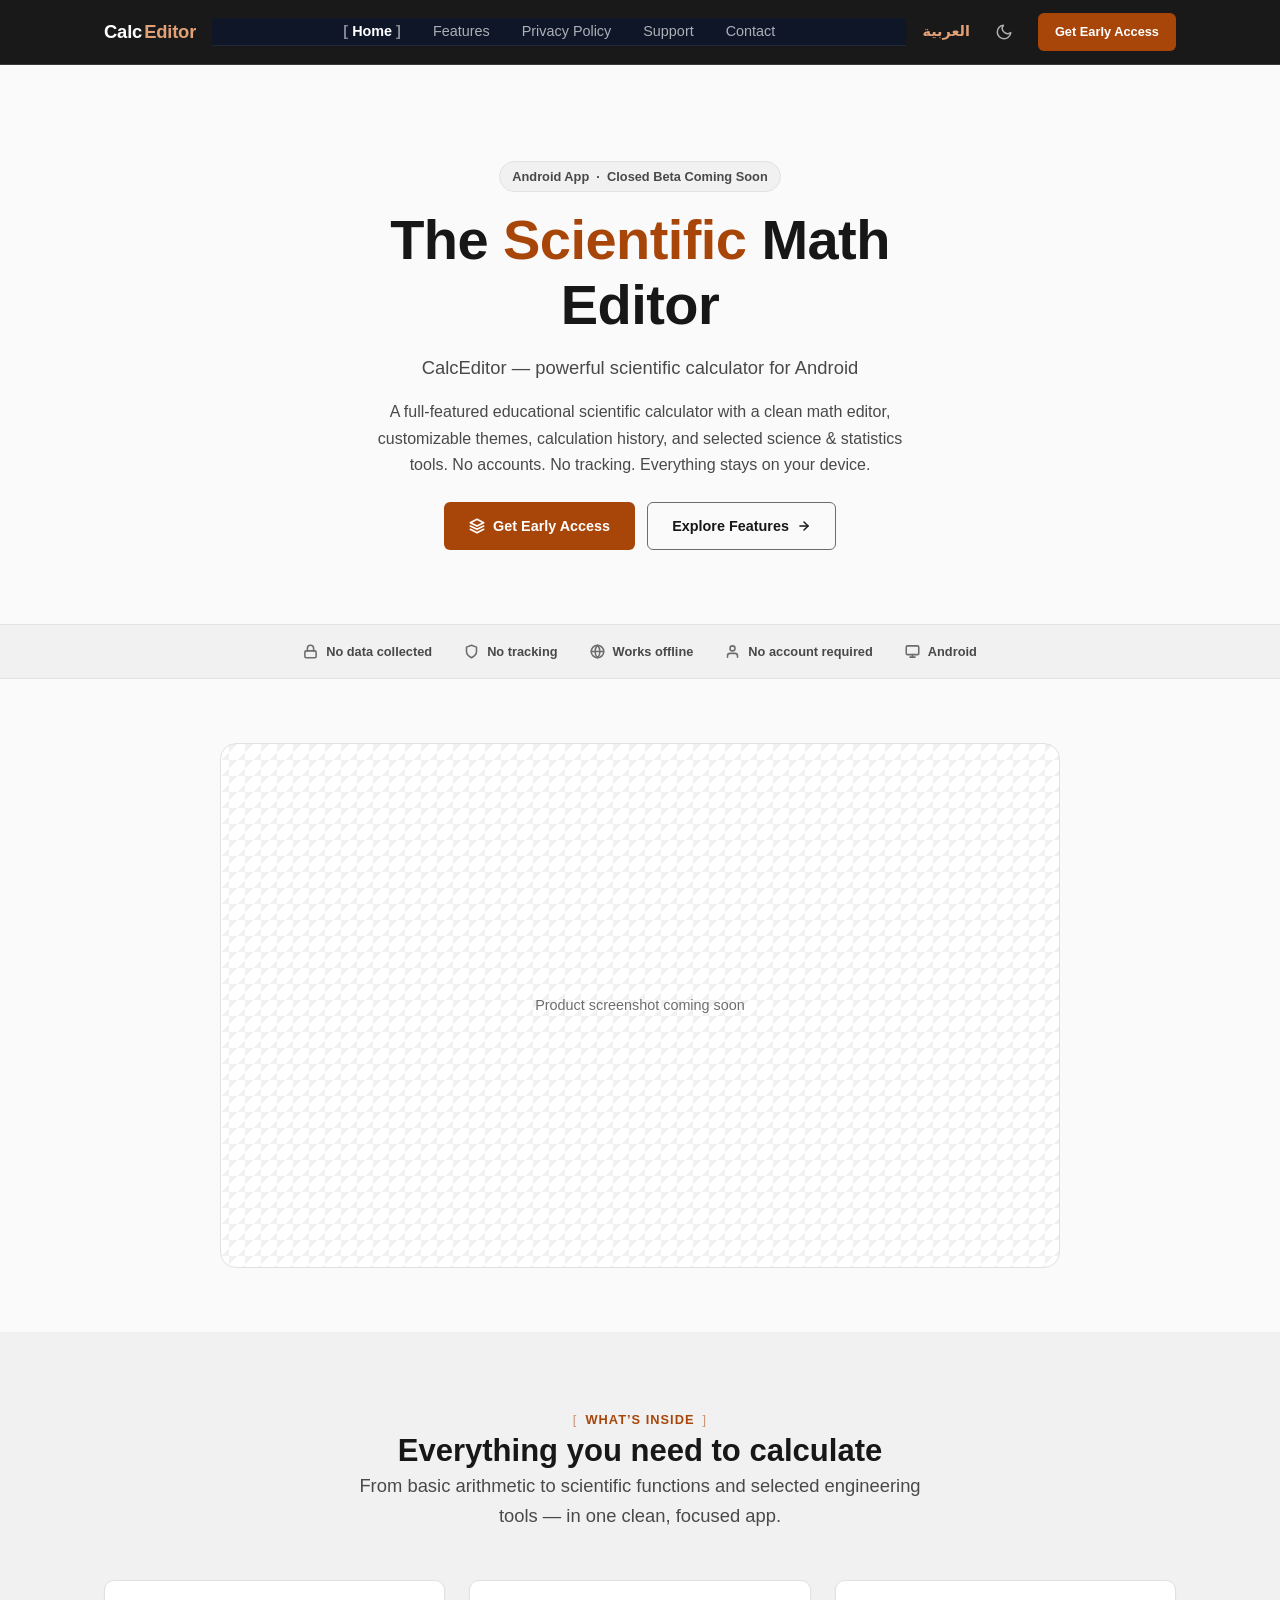
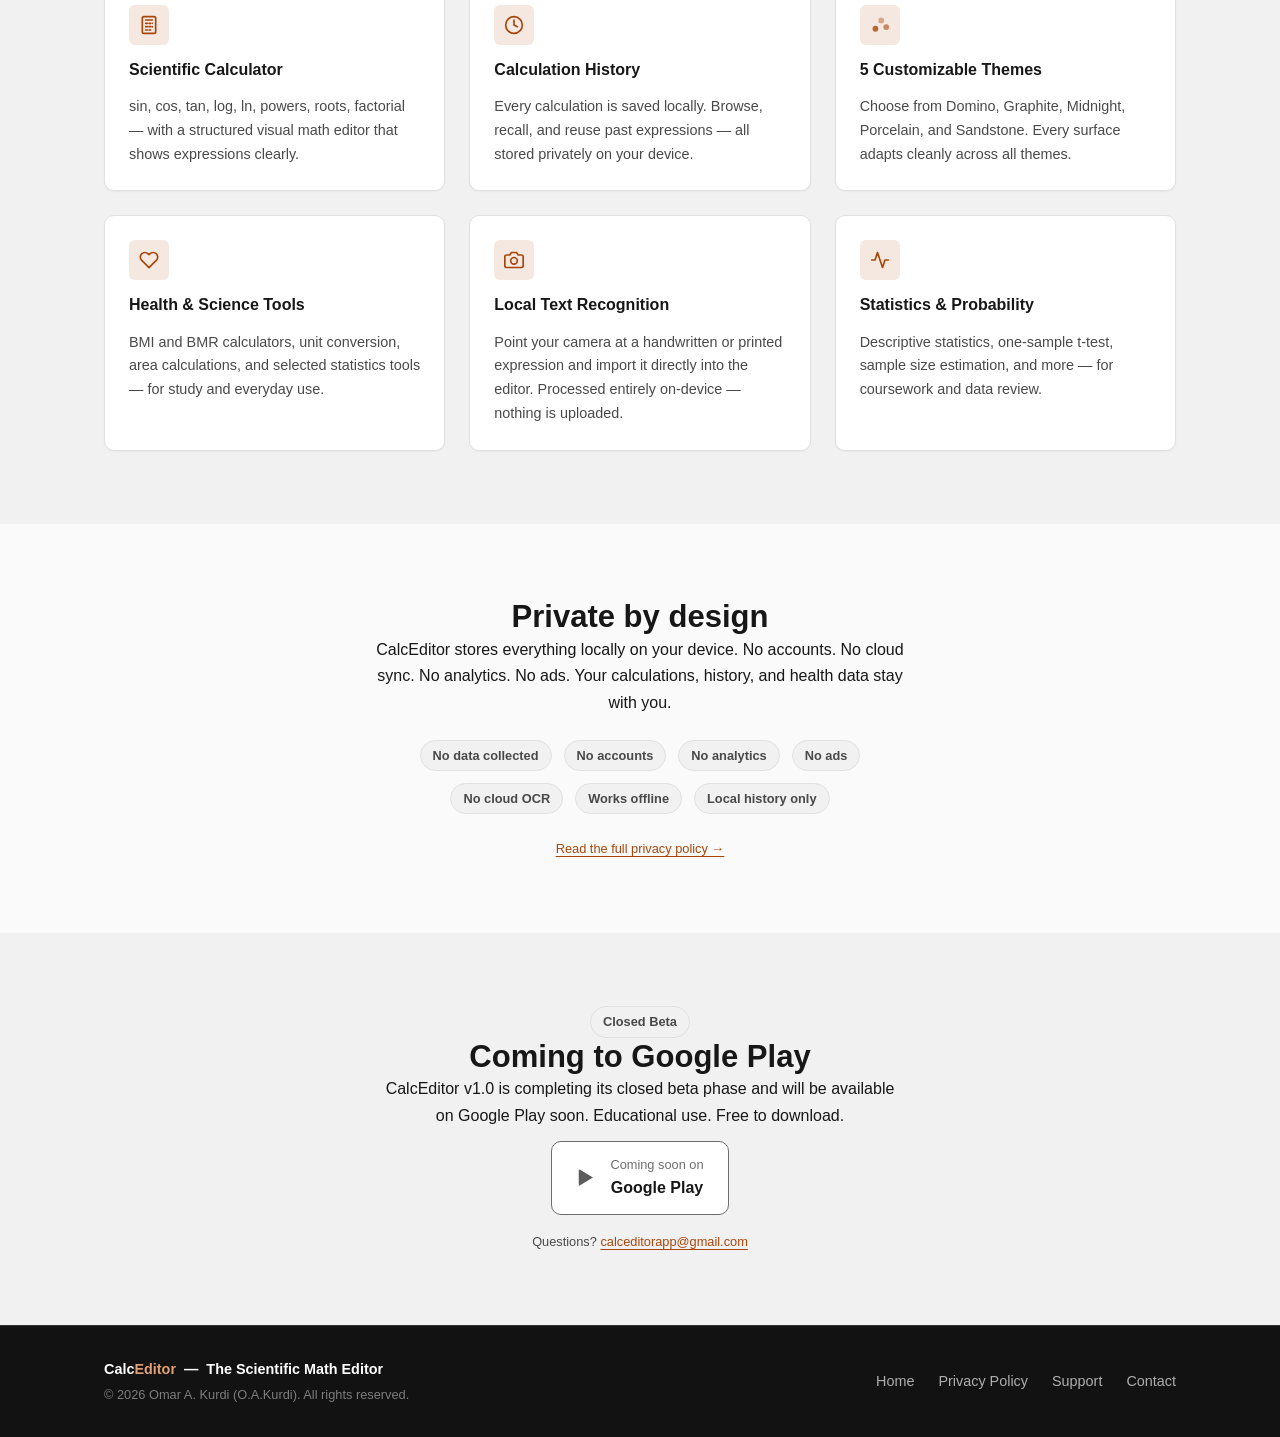
<file: index.html>
<!DOCTYPE html>
<html lang="en" data-site-lang="en" data-site-page="home" data-site-root=".">
<head>
  <meta charset="UTF-8">
  <meta name="viewport" content="width=device-width, initial-scale=1.0">
  <title>CalcEditor — The Scientific Math Editor</title>
  <meta name="description" content="CalcEditor is an educational scientific calculator for Android. Local-only. No tracking. No accounts.">
  <meta name="robots" content="index, follow">
  <script src="assets/site.js?v=s007" charset="UTF-8"></script>
  <link rel="stylesheet" href="assets/site.css?v=1691b">
  <link rel="stylesheet" href="assets/css/site-design-system.css?v=s007c">
  <link rel="stylesheet" href="assets/css/site-shell.css?v=s007c">
  <link rel="stylesheet" href="assets/css/site-home.css?v=s007c">
</head>
<body class="cx-shell">

<a href="#main-content" class="cx-skip-link">Skip to main content</a>

<!-- Site shell: shared header/nav (rendered by assets/site.js) -->
<header id="site-header"></header>

<main id="main-content">

<!-- ── Hero ───────────────────────────────────────────────── -->
<section class="cx-section home-hero">
  <div class="cx-container home-hero__inner">
    <p class="cx-badge">Android App &nbsp;·&nbsp; Closed Beta Coming Soon</p>

    <h1 class="cx-display home-hero__heading">The <span class="home-accent-word">Scientific</span> Math Editor</h1>

    <p class="cx-lead home-hero__tagline">CalcEditor — powerful scientific calculator for Android</p>

    <p class="cx-body home-hero__desc">
      A full-featured educational scientific calculator with a clean math editor,
      customizable themes, calculation history, and selected science &amp; statistics tools.
      No accounts. No tracking. Everything stays on your device.
    </p>

    <div class="cx-inline home-hero__actions">
      <a href="#beta-modal" class="cx-btn cx-btn--primary">
        <svg width="16" height="16" viewBox="0 0 24 24" fill="none" stroke="currentColor" stroke-width="2.5" stroke-linecap="round" stroke-linejoin="round" aria-hidden="true"><path d="M12 2L2 7l10 5 10-5-10-5z"/><path d="M2 17l10 5 10-5"/><path d="M2 12l10 5 10-5"/></svg>
        Get Early Access
      </a>
      <a href="#features" class="cx-btn cx-btn--secondary">
        Explore Features
        <svg width="14" height="14" viewBox="0 0 24 24" fill="none" stroke="currentColor" stroke-width="2.5" stroke-linecap="round" stroke-linejoin="round" aria-hidden="true"><path d="M5 12h14"/><path d="m12 5 7 7-7 7"/></svg>
      </a>
    </div>
  </div>
</section>

<!-- ── Trust strip ────────────────────────────────────────── -->
<div class="home-trust">
  <div class="cx-container home-trust__list">
    <span class="home-trust__item">
      <svg width="15" height="15" viewBox="0 0 24 24" fill="none" stroke="currentColor" stroke-width="2.5" stroke-linecap="round" stroke-linejoin="round" aria-hidden="true"><rect x="3" y="11" width="18" height="11" rx="2"/><path d="M7 11V7a5 5 0 0 1 10 0v4"/></svg>
      No data collected
    </span>
    <span class="home-trust__item">
      <svg width="15" height="15" viewBox="0 0 24 24" fill="none" stroke="currentColor" stroke-width="2.5" stroke-linecap="round" stroke-linejoin="round" aria-hidden="true"><path d="M12 22s8-4 8-10V5l-8-3-8 3v7c0 6 8 10 8 10z"/></svg>
      No tracking
    </span>
    <span class="home-trust__item">
      <svg width="15" height="15" viewBox="0 0 24 24" fill="none" stroke="currentColor" stroke-width="2.5" stroke-linecap="round" stroke-linejoin="round" aria-hidden="true"><circle cx="12" cy="12" r="10"/><line x1="2" y1="12" x2="22" y2="12"/><path d="M12 2a15.3 15.3 0 0 1 4 10 15.3 15.3 0 0 1-4 10 15.3 15.3 0 0 1-4-10 15.3 15.3 0 0 1 4-10z"/></svg>
      Works offline
    </span>
    <span class="home-trust__item">
      <svg width="15" height="15" viewBox="0 0 24 24" fill="none" stroke="currentColor" stroke-width="2.5" stroke-linecap="round" stroke-linejoin="round" aria-hidden="true"><path d="M20 21v-2a4 4 0 0 0-4-4H8a4 4 0 0 0-4 4v2"/><circle cx="12" cy="7" r="4"/></svg>
      No account required
    </span>
    <span class="home-trust__item">
      <svg width="15" height="15" viewBox="0 0 24 24" fill="none" stroke="currentColor" stroke-width="2.5" stroke-linecap="round" stroke-linejoin="round" aria-hidden="true"><rect x="2" y="3" width="20" height="14" rx="2"/><path d="M8 21h8m-4-4v4"/></svg>
      Android
    </span>
  </div>
</div>

<!-- ── Product presentation ──────────────────────────────── -->
<section class="cx-section home-product">
  <div class="cx-container">
    <div class="cx-media-frame home-product__frame" role="img" aria-label="Product screenshot placeholder — CalcEditor's structured math editor. A real screenshot has not been added to the Site yet.">
      Product screenshot coming soon
    </div>
  </div>
</section>

<!-- ── Features ───────────────────────────────────────────── -->
<section class="cx-section home-surface-subtle" id="features">
  <div class="cx-container">
    <div class="home-features__intro">
      <p class="cx-eyebrow cx-eyebrow--bracketed">What&rsquo;s inside</p>
      <h2 class="cx-h2">Everything you need to calculate</h2>
      <p class="cx-lead">From basic arithmetic to scientific functions and selected engineering tools — in one clean, focused app.</p>
    </div>

    <div class="cx-grid home-features__grid">

      <div class="cx-card cx-card--feature">
        <div class="cx-card__icon" aria-hidden="true">
          <svg width="20" height="20" viewBox="0 0 24 24" fill="none" stroke="currentColor" stroke-width="2" stroke-linecap="round" stroke-linejoin="round"><rect x="4" y="2" width="16" height="20" rx="2"/><line x1="8" y1="6" x2="16" y2="6"/><line x1="8" y1="10" x2="10" y2="10"/><line x1="12" y1="10" x2="14" y2="10"/><line x1="16" y1="10" x2="16" y2="10"/><line x1="8" y1="14" x2="10" y2="14"/><line x1="12" y1="14" x2="14" y2="14"/><line x1="16" y1="14" x2="16" y2="14"/><line x1="8" y1="18" x2="10" y2="18"/><line x1="12" y1="18" x2="14" y2="18"/></svg>
        </div>
        <p class="cx-card__title">Scientific Calculator</p>
        <p class="cx-card__desc">sin, cos, tan, log, ln, powers, roots, factorial — with a structured visual math editor that shows expressions clearly.</p>
      </div>

      <div class="cx-card cx-card--feature">
        <div class="cx-card__icon" aria-hidden="true">
          <svg width="20" height="20" viewBox="0 0 24 24" fill="none" stroke="currentColor" stroke-width="2" stroke-linecap="round" stroke-linejoin="round"><circle cx="12" cy="12" r="10"/><polyline points="12 6 12 12 16 14"/></svg>
        </div>
        <p class="cx-card__title">Calculation History</p>
        <p class="cx-card__desc">Every calculation is saved locally. Browse, recall, and reuse past expressions — all stored privately on your device.</p>
      </div>

      <div class="cx-card cx-card--feature">
        <div class="cx-card__icon" aria-hidden="true">
          <svg width="20" height="20" viewBox="0 0 24 24" fill="none" stroke="currentColor" stroke-width="2" stroke-linecap="round" stroke-linejoin="round"><circle cx="13.5" cy="6.5" r="3.5" fill="currentColor" stroke="none" opacity="0.4"/><circle cx="19.5" cy="14.5" r="3.5" fill="currentColor" stroke="none" opacity="0.6"/><circle cx="6.5" cy="16.5" r="3.5" fill="currentColor" stroke="none" opacity="0.8"/></svg>
        </div>
        <p class="cx-card__title">5 Customizable Themes</p>
        <p class="cx-card__desc">Choose from Domino, Graphite, Midnight, Porcelain, and Sandstone. Every surface adapts cleanly across all themes.</p>
      </div>

      <div class="cx-card cx-card--feature">
        <div class="cx-card__icon" aria-hidden="true">
          <svg width="20" height="20" viewBox="0 0 24 24" fill="none" stroke="currentColor" stroke-width="2" stroke-linecap="round" stroke-linejoin="round"><path d="M20.84 4.61a5.5 5.5 0 0 0-7.78 0L12 5.67l-1.06-1.06a5.5 5.5 0 0 0-7.78 7.78l1.06 1.06L12 21.23l7.78-7.78 1.06-1.06a5.5 5.5 0 0 0 0-7.78z"/></svg>
        </div>
        <p class="cx-card__title">Health &amp; Science Tools</p>
        <p class="cx-card__desc">BMI and BMR calculators, unit conversion, area calculations, and selected statistics tools — for study and everyday use.</p>
      </div>

      <div class="cx-card cx-card--feature">
        <div class="cx-card__icon" aria-hidden="true">
          <svg width="20" height="20" viewBox="0 0 24 24" fill="none" stroke="currentColor" stroke-width="2" stroke-linecap="round" stroke-linejoin="round"><path d="M23 19a2 2 0 0 1-2 2H3a2 2 0 0 1-2-2V8a2 2 0 0 1 2-2h4l2-3h6l2 3h4a2 2 0 0 1 2 2z"/><circle cx="12" cy="13" r="4"/></svg>
        </div>
        <p class="cx-card__title">Local Text Recognition</p>
        <p class="cx-card__desc">Point your camera at a handwritten or printed expression and import it directly into the editor. Processed entirely on-device — nothing is uploaded.</p>
      </div>

      <div class="cx-card cx-card--feature">
        <div class="cx-card__icon" aria-hidden="true">
          <svg width="20" height="20" viewBox="0 0 24 24" fill="none" stroke="currentColor" stroke-width="2" stroke-linecap="round" stroke-linejoin="round"><polyline points="22 12 18 12 15 21 9 3 6 12 2 12"/></svg>
        </div>
        <p class="cx-card__title">Statistics &amp; Probability</p>
        <p class="cx-card__desc">Descriptive statistics, one-sample t-test, sample size estimation, and more — for coursework and data review.</p>
      </div>

    </div>
  </div>
</section>

<!-- ── Privacy ─────────────────────────────────────────────── -->
<section class="cx-section" id="privacy">
  <div class="cx-container-narrow home-privacy">
    <h2 class="cx-h2">Private by design</h2>
    <p class="cx-body">
      CalcEditor stores everything locally on your device.
      No accounts. No cloud sync. No analytics. No ads.
      Your calculations, history, and health data stay with you.
    </p>
    <div class="cx-inline home-privacy__chips">
      <span class="cx-badge">No data collected</span>
      <span class="cx-badge">No accounts</span>
      <span class="cx-badge">No analytics</span>
      <span class="cx-badge">No ads</span>
      <span class="cx-badge">No cloud OCR</span>
      <span class="cx-badge">Works offline</span>
      <span class="cx-badge">Local history only</span>
    </div>
    <p class="cx-small home-privacy__more">
      <a href="privacy-policy/index.html" class="cx-link">Read the full privacy policy &rarr;</a>
    </p>
  </div>
</section>

<!-- ── Beta CTA ────────────────────────────────────────────── -->
<section class="cx-section home-beta home-surface-subtle">
  <div class="cx-container-narrow">
    <span class="cx-badge">Closed Beta</span>
    <h2 class="cx-h2">Coming to Google Play</h2>
    <p class="cx-body">
      CalcEditor v1.0 is completing its closed beta phase and will be
      available on Google Play soon. Educational use. Free to download.
    </p>
    <a href="#beta-modal" class="home-beta__playbadge">
      <svg width="22" height="22" viewBox="0 0 24 24" fill="currentColor" aria-hidden="true"><path d="M3 20.5v-17c0-.83 1-.83 1.5-.5l14 8.5-14 8.5c-.5.33-1.5.33-1.5-.5z" opacity="0.7"/></svg>
      <span>
        <span class="home-beta__playbadge-sub">Coming soon on</span>
        Google Play
      </span>
    </a>
    <p class="cx-small home-beta__note">
      Questions? <a href="mailto:calceditorapp@gmail.com" class="cx-link">calceditorapp@gmail.com</a>
    </p>
  </div>
</section>

</main>

<!-- Site shell: shared footer (rendered by assets/site.js) -->
<footer id="site-footer"></footer>

<!-- ── Closed Beta Info CSS-based Modal ── -->
<div id="beta-modal" class="modal">
  <div class="modal-content">
    <h3>Join CalcEditor Closed Beta</h3>
    <p>
      CalcEditor is currently running a closed beta on Google Play to ensure stability and release readiness.
    </p>
    <p class="modal-info">
      <strong>How to get early access:</strong><br>
      Please email us at <a href="mailto:calceditorapp@gmail.com" class="cx-link">calceditorapp@gmail.com</a> with the subject "CalcEditor Closed Beta". Please include the Google account email address you use on your Android device. Once added to the testers list, you will receive a direct Play Store link to download the app.
    </p>
    <a href="#" class="modal-close">Close</a>
  </div>
</div>
</body>
</html>
</file>
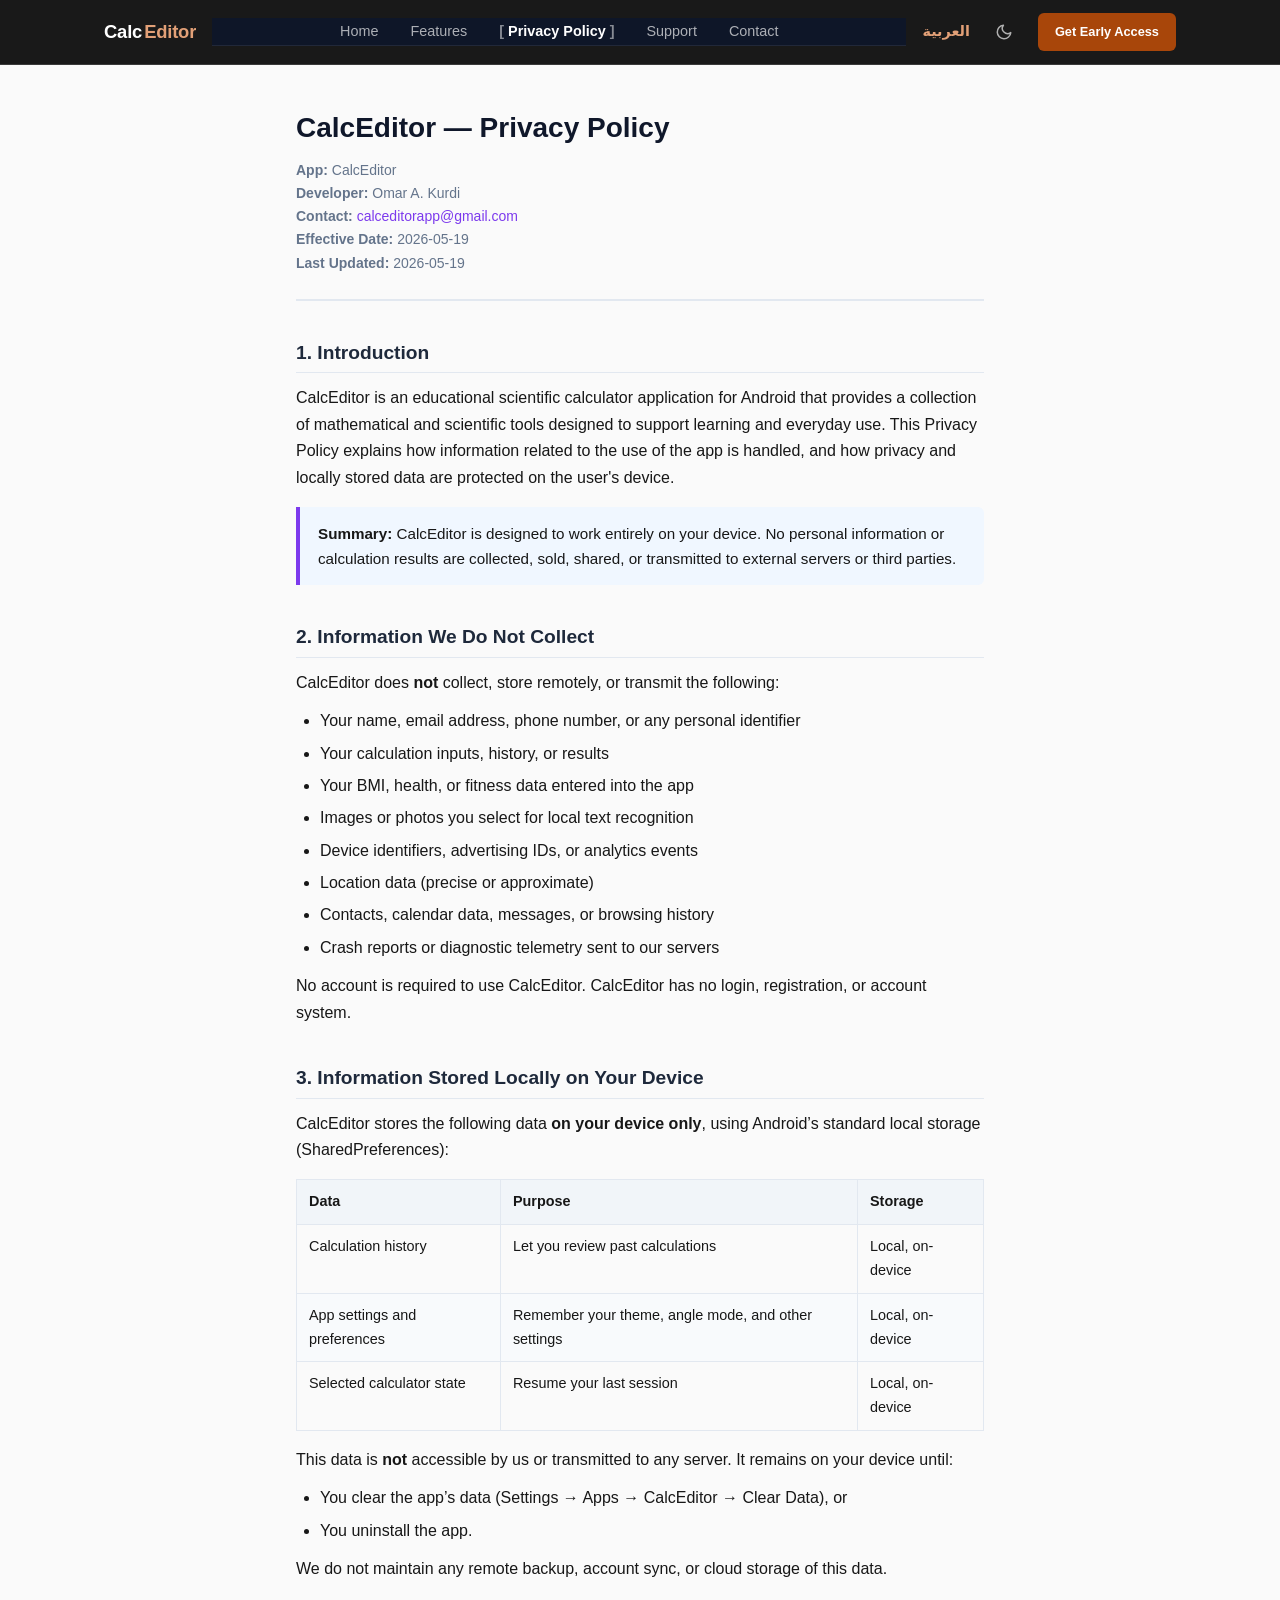
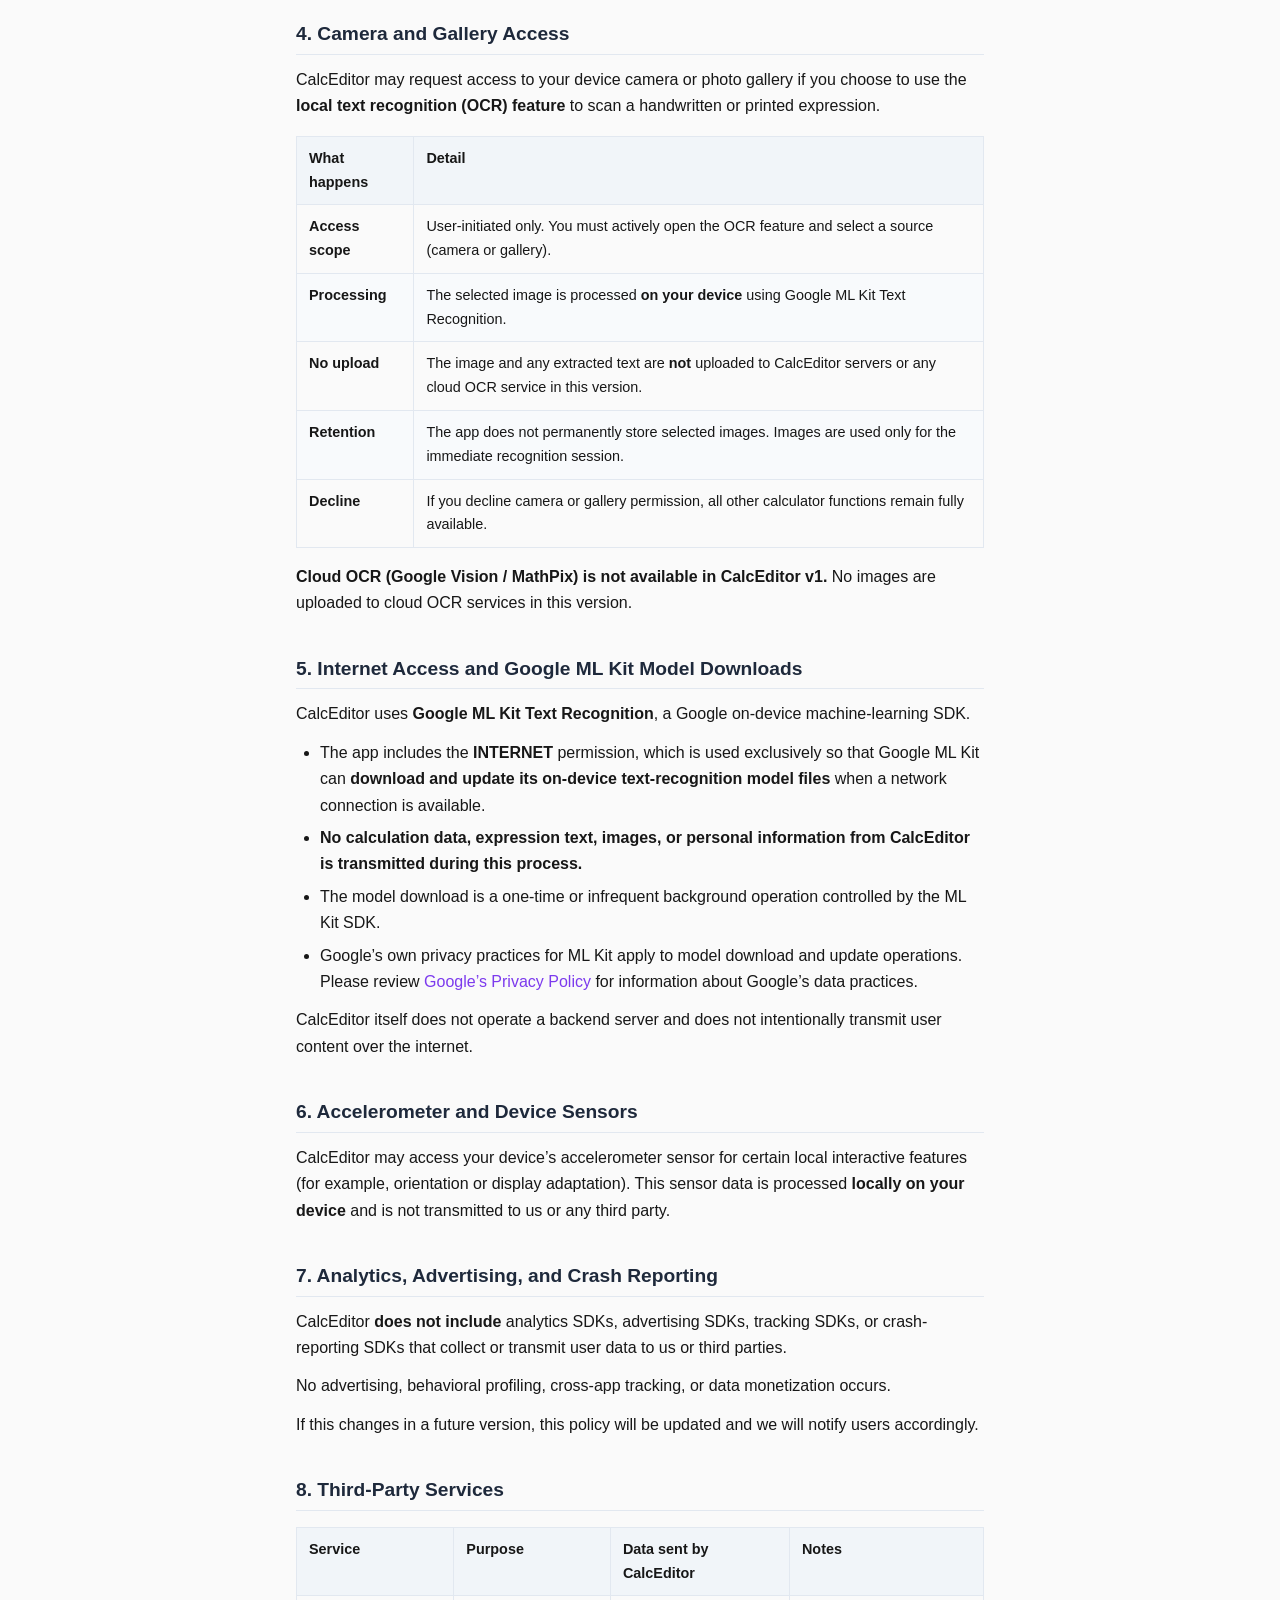
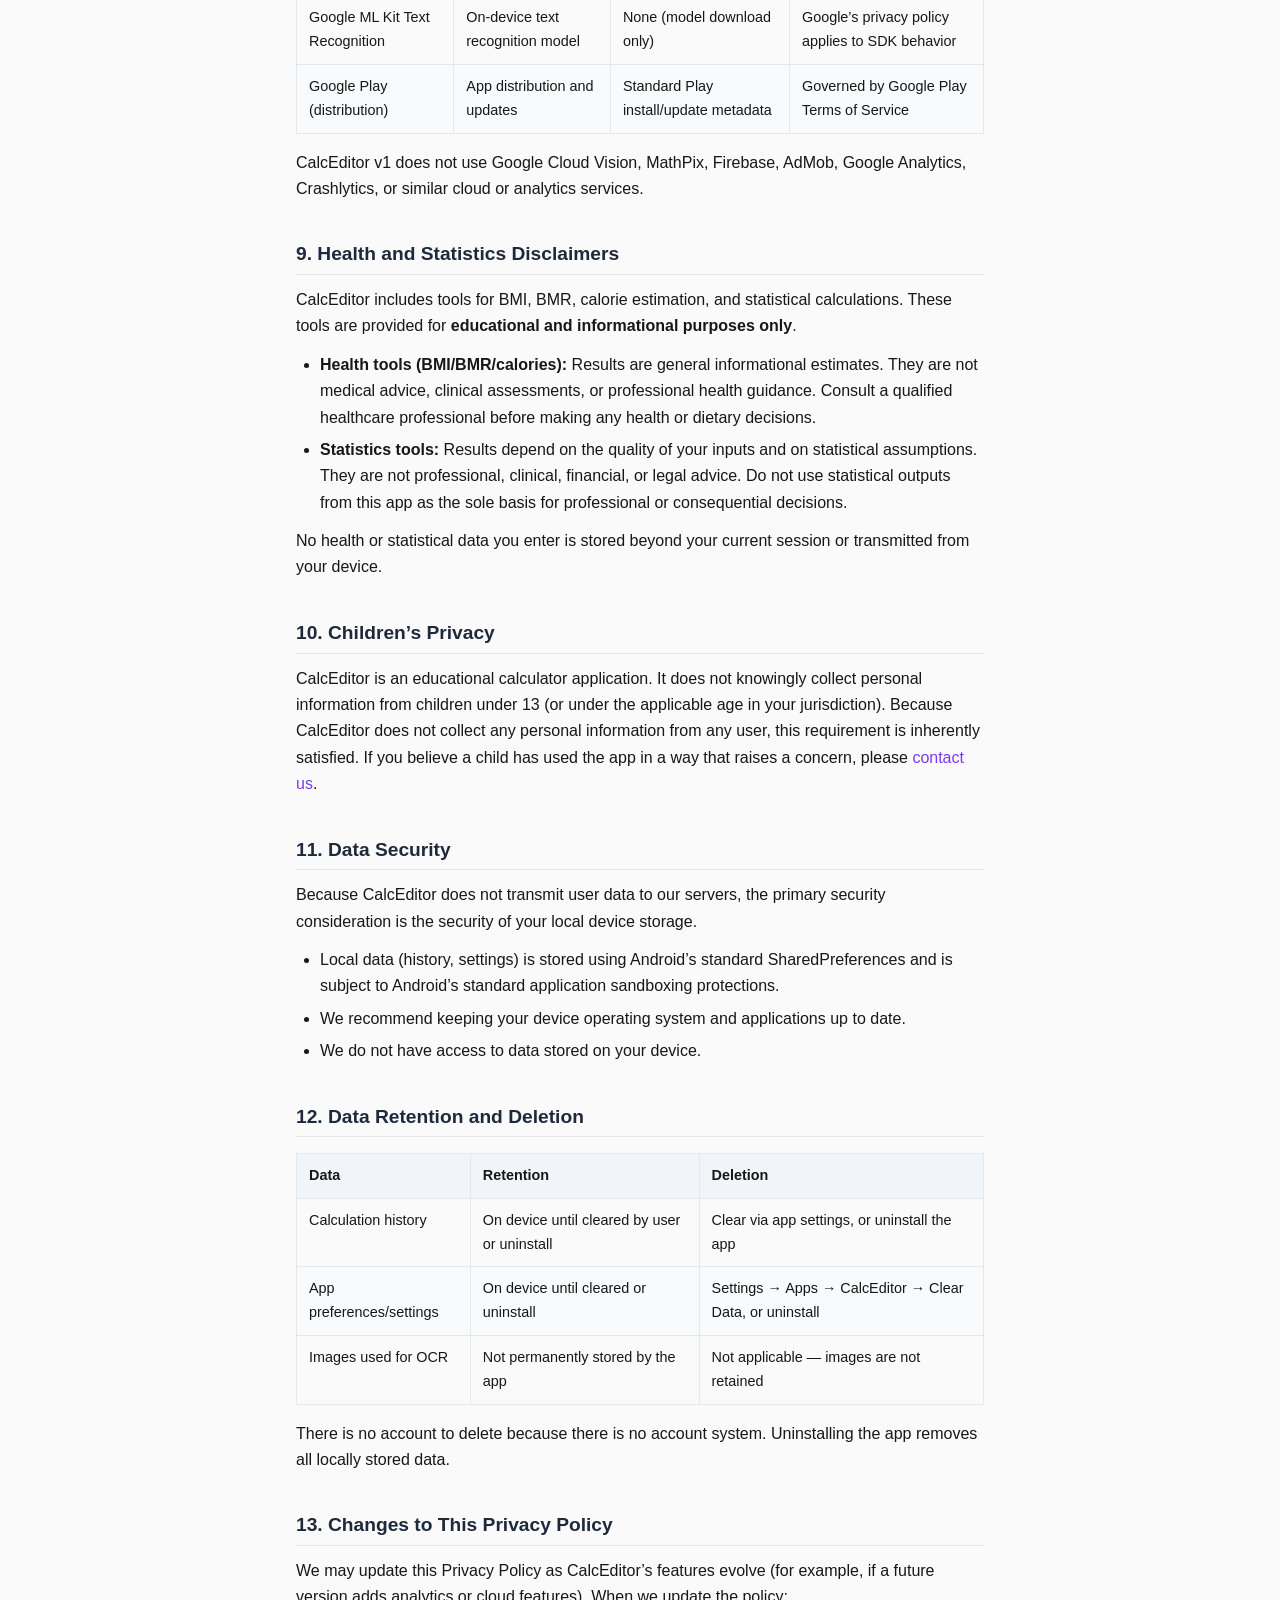
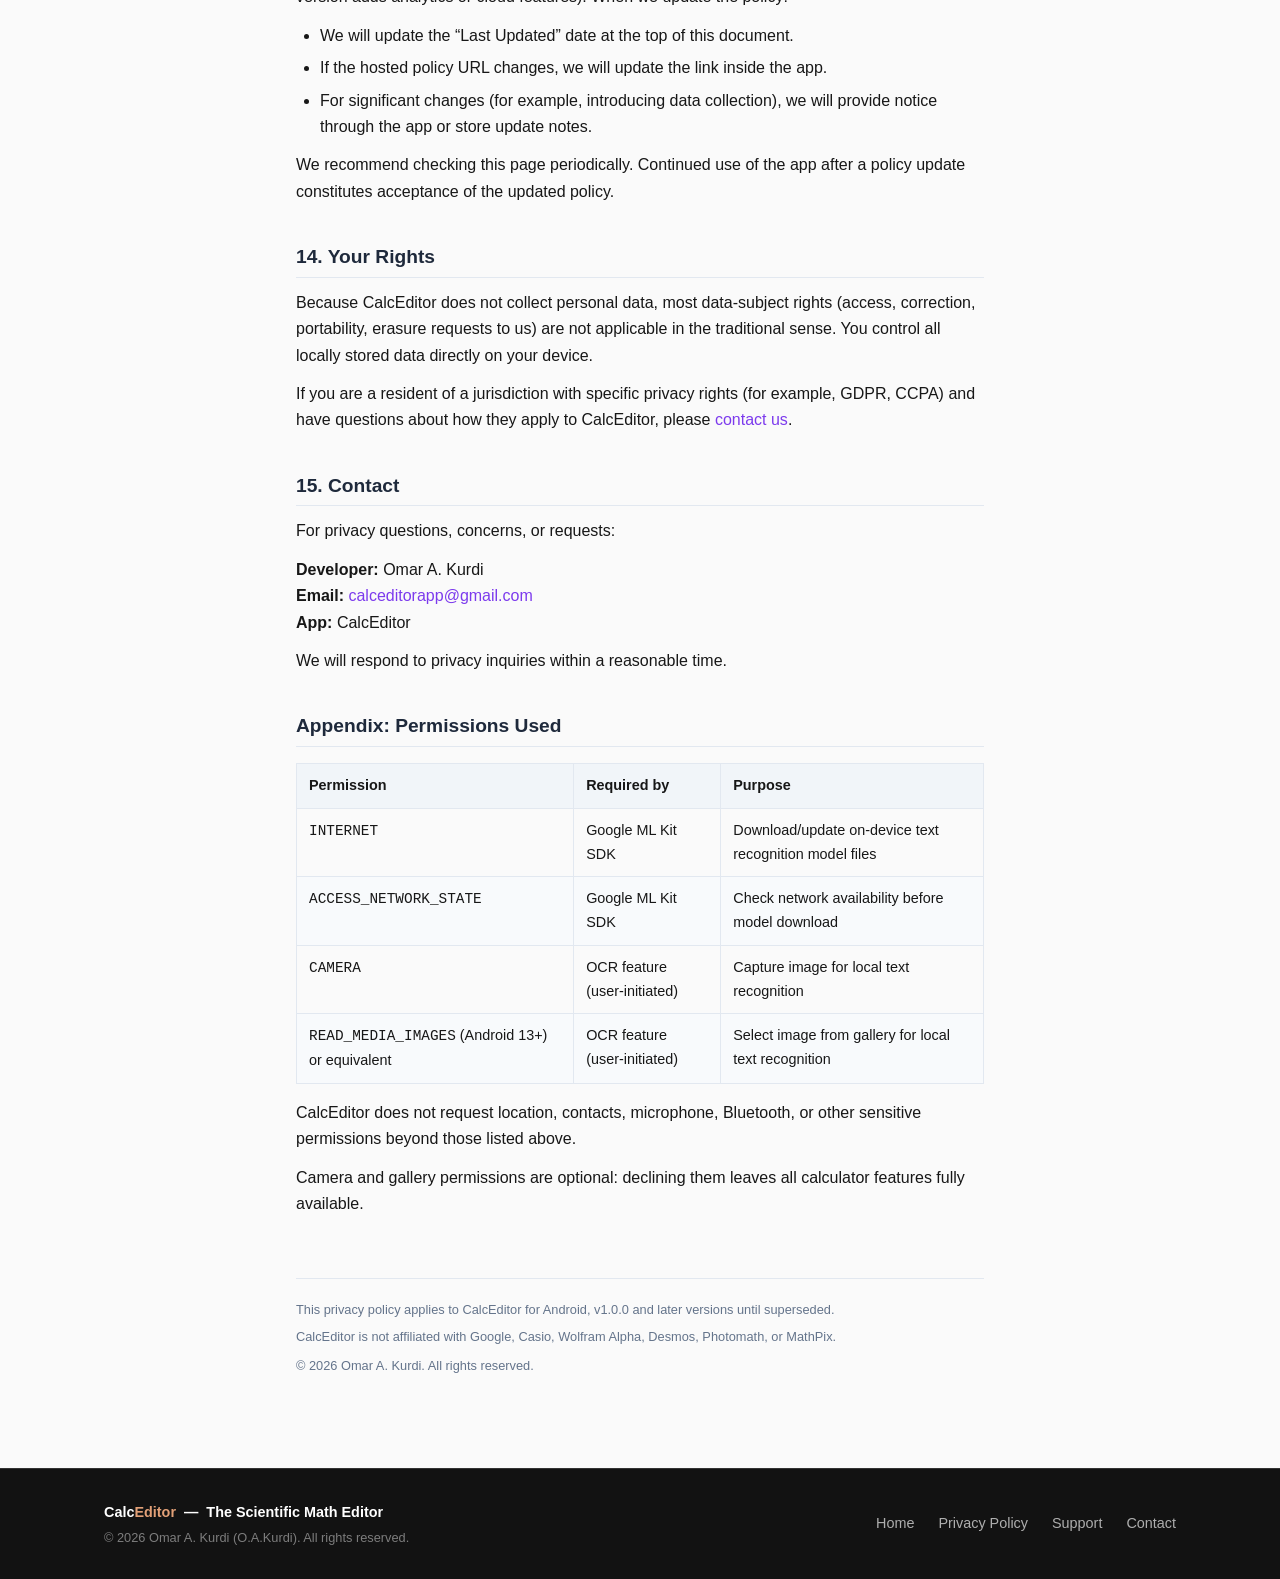
<file: privacy-policy/index.html>
<!DOCTYPE html>
<html lang="en" data-site-lang="en" data-site-page="privacy" data-site-root="..">
<head>
  <meta charset="UTF-8">
  <meta name="viewport" content="width=device-width, initial-scale=1.0">
  <title>CalcEditor — Privacy Policy</title>
  <meta name="description" content="Privacy Policy for CalcEditor, the educational scientific calculator app by Omar A. Kurdi.">
  <script src="../assets/site.js?v=s007" charset="UTF-8"></script>
  <link rel="stylesheet" href="../assets/site.css?v=1691b">
  <link rel="stylesheet" href="../assets/css/site-design-system.css?v=s007c">
  <link rel="stylesheet" href="../assets/css/site-shell.css?v=s007c">
</head>
<body class="cx-shell">

<a href="#main-content" class="cx-skip-link">Skip to main content</a>

<!-- Site shell: shared header/nav (rendered by assets/site.js) -->
<header id="site-header"></header>

<main id="main-content">

<div class="page">

  <header>
    <h1>CalcEditor — Privacy Policy</h1>
    <div class="meta">
      <span><strong>App:</strong> CalcEditor</span>
      <span><strong>Developer:</strong> Omar A. Kurdi</span>
      <span><strong>Contact:</strong> <a href="mailto:calceditorapp@gmail.com">calceditorapp@gmail.com</a></span>
      <span><strong>Effective Date:</strong> 2026-05-19</span>
      <span><strong>Last Updated:</strong> 2026-05-19</span>
    </div>
  </header>

  <section>
    <h2>1. Introduction</h2>
    <p>CalcEditor is an educational scientific calculator application for Android that provides a collection of mathematical and scientific tools designed to support learning and everyday use. This Privacy Policy explains how information related to the use of the app is handled, and how privacy and locally stored data are protected on the user's device.</p>
    <div class="summary-box">
      <strong>Summary:</strong> CalcEditor is designed to work entirely on your device. No personal information or calculation results are collected, sold, shared, or transmitted to external servers or third parties.
    </div>
  </section>

  <section>
    <h2>2. Information We Do Not Collect</h2>
    <p>CalcEditor does <strong>not</strong> collect, store remotely, or transmit the following:</p>
    <ul>
      <li>Your name, email address, phone number, or any personal identifier</li>
      <li>Your calculation inputs, history, or results</li>
      <li>Your BMI, health, or fitness data entered into the app</li>
      <li>Images or photos you select for local text recognition</li>
      <li>Device identifiers, advertising IDs, or analytics events</li>
      <li>Location data (precise or approximate)</li>
      <li>Contacts, calendar data, messages, or browsing history</li>
      <li>Crash reports or diagnostic telemetry sent to our servers</li>
    </ul>
    <p>No account is required to use CalcEditor. CalcEditor has no login, registration, or account system.</p>
  </section>

  <section>
    <h2>3. Information Stored Locally on Your Device</h2>
    <p>CalcEditor stores the following data <strong>on your device only</strong>, using Android&rsquo;s standard local storage (SharedPreferences):</p>
    <table>
      <thead>
        <tr><th>Data</th><th>Purpose</th><th>Storage</th></tr>
      </thead>
      <tbody>
        <tr><td>Calculation history</td><td>Let you review past calculations</td><td>Local, on-device</td></tr>
        <tr><td>App settings and preferences</td><td>Remember your theme, angle mode, and other settings</td><td>Local, on-device</td></tr>
        <tr><td>Selected calculator state</td><td>Resume your last session</td><td>Local, on-device</td></tr>
      </tbody>
    </table>
    <p>This data is <strong>not</strong> accessible by us or transmitted to any server. It remains on your device until:</p>
    <ul>
      <li>You clear the app&rsquo;s data (Settings &rarr; Apps &rarr; CalcEditor &rarr; Clear Data), or</li>
      <li>You uninstall the app.</li>
    </ul>
    <p>We do not maintain any remote backup, account sync, or cloud storage of this data.</p>
  </section>

  <section>
    <h2>4. Camera and Gallery Access</h2>
    <p>CalcEditor may request access to your device camera or photo gallery if you choose to use the <strong>local text recognition (OCR) feature</strong> to scan a handwritten or printed expression.</p>
    <table>
      <thead>
        <tr><th>What happens</th><th>Detail</th></tr>
      </thead>
      <tbody>
        <tr><td><strong>Access scope</strong></td><td>User-initiated only. You must actively open the OCR feature and select a source (camera or gallery).</td></tr>
        <tr><td><strong>Processing</strong></td><td>The selected image is processed <strong>on your device</strong> using Google ML Kit Text Recognition.</td></tr>
        <tr><td><strong>No upload</strong></td><td>The image and any extracted text are <strong>not</strong> uploaded to CalcEditor servers or any cloud OCR service in this version.</td></tr>
        <tr><td><strong>Retention</strong></td><td>The app does not permanently store selected images. Images are used only for the immediate recognition session.</td></tr>
        <tr><td><strong>Decline</strong></td><td>If you decline camera or gallery permission, all other calculator functions remain fully available.</td></tr>
      </tbody>
    </table>
    <p><strong>Cloud OCR (Google Vision / MathPix) is not available in CalcEditor v1.</strong> No images are uploaded to cloud OCR services in this version.</p>
  </section>

  <section>
    <h2>5. Internet Access and Google ML Kit Model Downloads</h2>
    <p>CalcEditor uses <strong>Google ML Kit Text Recognition</strong>, a Google on-device machine-learning SDK.</p>
    <ul>
      <li>The app includes the <strong>INTERNET</strong> permission, which is used exclusively so that Google ML Kit can <strong>download and update its on-device text-recognition model files</strong> when a network connection is available.</li>
      <li><strong>No calculation data, expression text, images, or personal information from CalcEditor is transmitted during this process.</strong></li>
      <li>The model download is a one-time or infrequent background operation controlled by the ML Kit SDK.</li>
      <li>Google&rsquo;s own privacy practices for ML Kit apply to model download and update operations. Please review <a href="https://policies.google.com/privacy" rel="noopener noreferrer" target="_blank">Google&rsquo;s Privacy Policy</a> for information about Google&rsquo;s data practices.</li>
    </ul>
    <p>CalcEditor itself does not operate a backend server and does not intentionally transmit user content over the internet.</p>
  </section>

  <section>
    <h2>6. Accelerometer and Device Sensors</h2>
    <p>CalcEditor may access your device&rsquo;s accelerometer sensor for certain local interactive features (for example, orientation or display adaptation). This sensor data is processed <strong>locally on your device</strong> and is not transmitted to us or any third party.</p>
  </section>

  <section>
    <h2>7. Analytics, Advertising, and Crash Reporting</h2>
    <p>CalcEditor <strong>does not include</strong> analytics SDKs, advertising SDKs, tracking SDKs, or crash-reporting SDKs that collect or transmit user data to us or third parties.</p>
    <p>No advertising, behavioral profiling, cross-app tracking, or data monetization occurs.</p>
    <p>If this changes in a future version, this policy will be updated and we will notify users accordingly.</p>
  </section>

  <section>
    <h2>8. Third-Party Services</h2>
    <table>
      <thead>
        <tr><th>Service</th><th>Purpose</th><th>Data sent by CalcEditor</th><th>Notes</th></tr>
      </thead>
      <tbody>
        <tr>
          <td>Google ML Kit Text Recognition</td>
          <td>On-device text recognition model</td>
          <td>None (model download only)</td>
          <td>Google&rsquo;s privacy policy applies to SDK behavior</td>
        </tr>
        <tr>
          <td>Google Play (distribution)</td>
          <td>App distribution and updates</td>
          <td>Standard Play install/update metadata</td>
          <td>Governed by Google Play Terms of Service</td>
        </tr>
      </tbody>
    </table>
    <p>CalcEditor v1 does not use Google Cloud Vision, MathPix, Firebase, AdMob, Google Analytics, Crashlytics, or similar cloud or analytics services.</p>
  </section>

  <section>
    <h2>9. Health and Statistics Disclaimers</h2>
    <p>CalcEditor includes tools for BMI, BMR, calorie estimation, and statistical calculations. These tools are provided for <strong>educational and informational purposes only</strong>.</p>
    <ul>
      <li><strong>Health tools (BMI/BMR/calories):</strong> Results are general informational estimates. They are not medical advice, clinical assessments, or professional health guidance. Consult a qualified healthcare professional before making any health or dietary decisions.</li>
      <li><strong>Statistics tools:</strong> Results depend on the quality of your inputs and on statistical assumptions. They are not professional, clinical, financial, or legal advice. Do not use statistical outputs from this app as the sole basis for professional or consequential decisions.</li>
    </ul>
    <p>No health or statistical data you enter is stored beyond your current session or transmitted from your device.</p>
  </section>

  <section>
    <h2>10. Children&rsquo;s Privacy</h2>
    <p>CalcEditor is an educational calculator application. It does not knowingly collect personal information from children under 13 (or under the applicable age in your jurisdiction). Because CalcEditor does not collect any personal information from any user, this requirement is inherently satisfied. If you believe a child has used the app in a way that raises a concern, please <a href="mailto:calceditorapp@gmail.com">contact us</a>.</p>
  </section>

  <section>
    <h2>11. Data Security</h2>
    <p>Because CalcEditor does not transmit user data to our servers, the primary security consideration is the security of your local device storage.</p>
    <ul>
      <li>Local data (history, settings) is stored using Android&rsquo;s standard SharedPreferences and is subject to Android&rsquo;s standard application sandboxing protections.</li>
      <li>We recommend keeping your device operating system and applications up to date.</li>
      <li>We do not have access to data stored on your device.</li>
    </ul>
  </section>

  <section>
    <h2>12. Data Retention and Deletion</h2>
    <table>
      <thead>
        <tr><th>Data</th><th>Retention</th><th>Deletion</th></tr>
      </thead>
      <tbody>
        <tr>
          <td>Calculation history</td>
          <td>On device until cleared by user or uninstall</td>
          <td>Clear via app settings, or uninstall the app</td>
        </tr>
        <tr>
          <td>App preferences/settings</td>
          <td>On device until cleared or uninstall</td>
          <td>Settings &rarr; Apps &rarr; CalcEditor &rarr; Clear Data, or uninstall</td>
        </tr>
        <tr>
          <td>Images used for OCR</td>
          <td>Not permanently stored by the app</td>
          <td>Not applicable &mdash; images are not retained</td>
        </tr>
      </tbody>
    </table>
    <p>There is no account to delete because there is no account system. Uninstalling the app removes all locally stored data.</p>
  </section>

  <section>
    <h2>13. Changes to This Privacy Policy</h2>
    <p>We may update this Privacy Policy as CalcEditor&rsquo;s features evolve (for example, if a future version adds analytics or cloud features). When we update the policy:</p>
    <ul>
      <li>We will update the &ldquo;Last Updated&rdquo; date at the top of this document.</li>
      <li>If the hosted policy URL changes, we will update the link inside the app.</li>
      <li>For significant changes (for example, introducing data collection), we will provide notice through the app or store update notes.</li>
    </ul>
    <p>We recommend checking this page periodically. Continued use of the app after a policy update constitutes acceptance of the updated policy.</p>
  </section>

  <section>
    <h2>14. Your Rights</h2>
    <p>Because CalcEditor does not collect personal data, most data-subject rights (access, correction, portability, erasure requests to us) are not applicable in the traditional sense. You control all locally stored data directly on your device.</p>
    <p>If you are a resident of a jurisdiction with specific privacy rights (for example, GDPR, CCPA) and have questions about how they apply to CalcEditor, please <a href="mailto:calceditorapp@gmail.com">contact us</a>.</p>
  </section>

  <section>
    <h2>15. Contact</h2>
    <p>For privacy questions, concerns, or requests:</p>
    <p>
      <strong>Developer:</strong> Omar A. Kurdi<br>
      <strong>Email:</strong> <a href="mailto:calceditorapp@gmail.com">calceditorapp@gmail.com</a><br>
      <strong>App:</strong> CalcEditor
    </p>
    <p>We will respond to privacy inquiries within a reasonable time.</p>
  </section>

  <section>
    <h2>Appendix: Permissions Used</h2>
    <table>
      <thead>
        <tr><th>Permission</th><th>Required by</th><th>Purpose</th></tr>
      </thead>
      <tbody>
        <tr>
          <td><code>INTERNET</code></td>
          <td>Google ML Kit SDK</td>
          <td>Download/update on-device text recognition model files</td>
        </tr>
        <tr>
          <td><code>ACCESS_NETWORK_STATE</code></td>
          <td>Google ML Kit SDK</td>
          <td>Check network availability before model download</td>
        </tr>
        <tr>
          <td><code>CAMERA</code></td>
          <td>OCR feature (user-initiated)</td>
          <td>Capture image for local text recognition</td>
        </tr>
        <tr>
          <td><code>READ_MEDIA_IMAGES</code> (Android 13+) or equivalent</td>
          <td>OCR feature (user-initiated)</td>
          <td>Select image from gallery for local text recognition</td>
        </tr>
      </tbody>
    </table>
    <p>CalcEditor does not request location, contacts, microphone, Bluetooth, or other sensitive permissions beyond those listed above.</p>
    <p>Camera and gallery permissions are optional: declining them leaves all calculator features fully available.</p>
  </section>

  <footer>
    <p style="margin-bottom: 6px;">This privacy policy applies to CalcEditor for Android, v1.0.0 and later versions until superseded.</p>
    <p style="margin-bottom: 6px;">CalcEditor is not affiliated with Google, Casio, Wolfram Alpha, Desmos, Photomath, or MathPix.</p>
    <p style="margin-top:8px;">&copy; 2026 Omar A. Kurdi. All rights reserved.</p>
  </footer>

</div>

</main>

<!-- Site shell: shared footer (rendered by assets/site.js) -->
<footer id="site-footer"></footer>

</body>
</html>
</file>
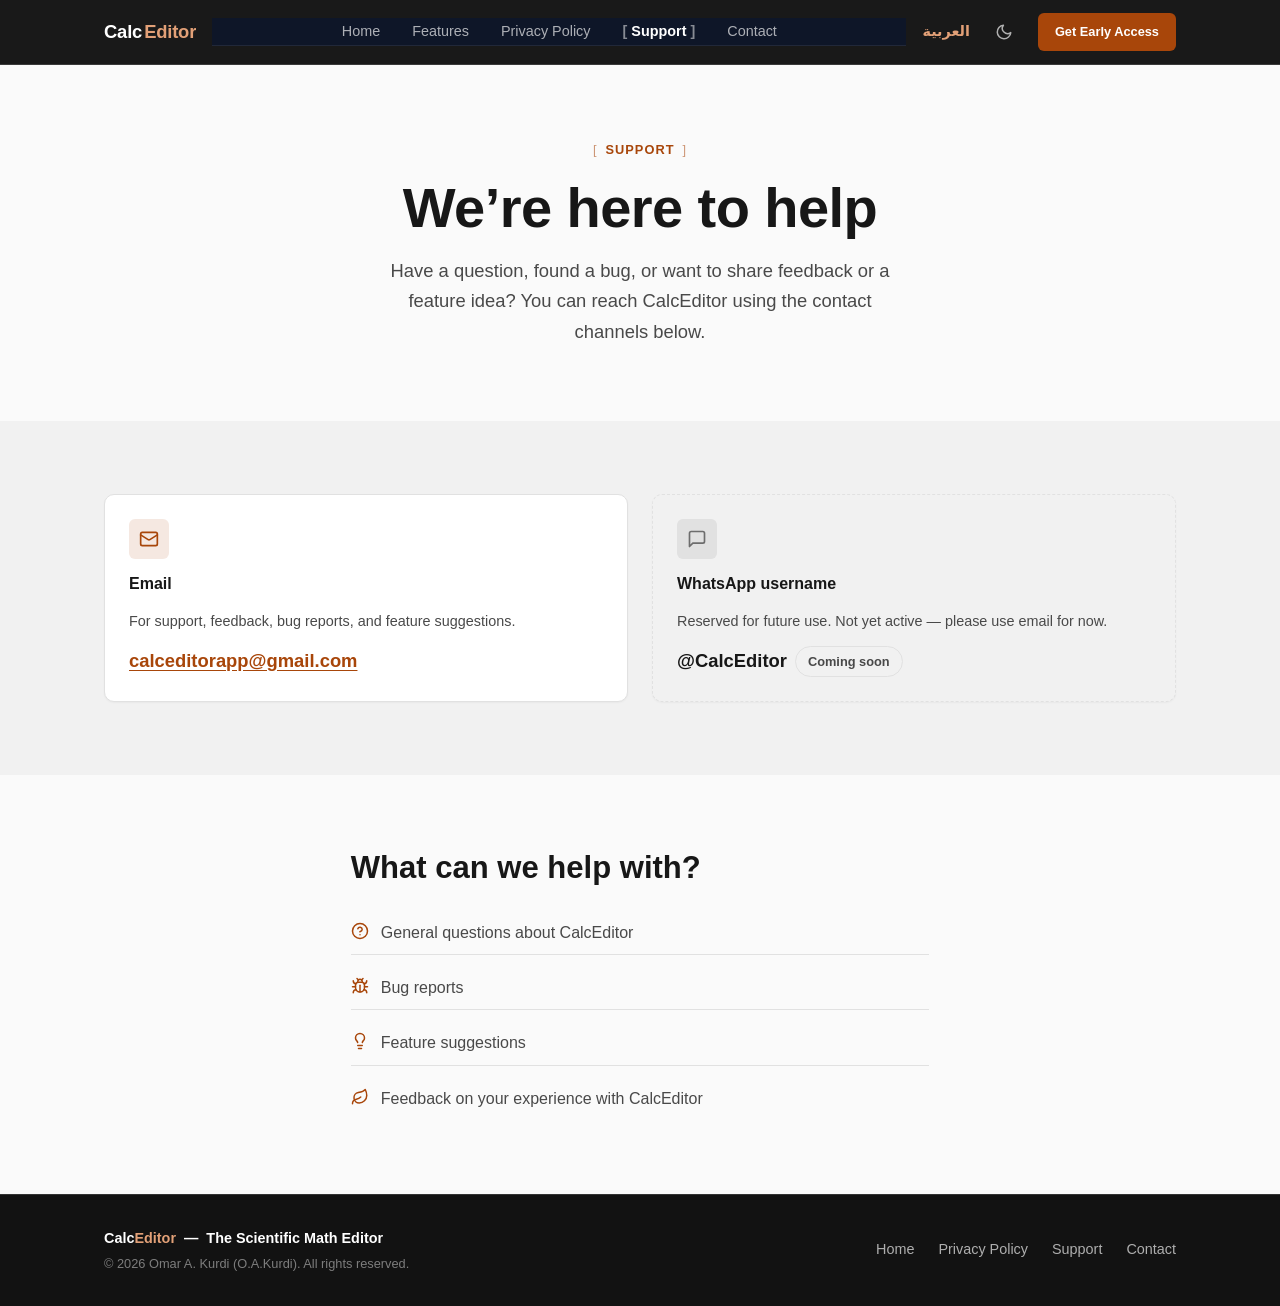
<file: support/index.html>
<!DOCTYPE html>
<html lang="en" data-site-lang="en" data-site-page="support" data-site-root="..">
<head>
  <meta charset="UTF-8">
  <meta name="viewport" content="width=device-width, initial-scale=1.0">
  <title>CalcEditor — Support</title>
  <meta name="description" content="Get support for CalcEditor. Contact us with questions, bug reports, feedback, or feature suggestions.">
  <meta name="robots" content="index, follow">
  <script src="../assets/site.js?v=s007" charset="UTF-8"></script>
  <link rel="stylesheet" href="../assets/site.css?v=1691b">
  <link rel="stylesheet" href="../assets/css/site-design-system.css?v=s007c">
  <link rel="stylesheet" href="../assets/css/site-shell.css?v=s007c">
  <link rel="stylesheet" href="../assets/css/site-support.css?v=s007">
</head>
<body class="cx-shell">

<a href="#main-content" class="cx-skip-link">Skip to main content</a>

<!-- Site shell: shared header/nav (rendered by assets/site.js) -->
<header id="site-header"></header>

<main id="main-content">

<!-- ── Intro ──────────────────────────────────────────────── -->
<section class="cx-section support-hero">
  <div class="cx-container support-hero__inner">
    <p class="cx-eyebrow cx-eyebrow--bracketed">Support</p>
    <h1 class="cx-display">We&rsquo;re here to help</h1>
    <p class="cx-lead support-hero__desc">
      Have a question, found a bug, or want to share feedback or a feature idea?
      You can reach CalcEditor using the contact channels below.
    </p>
  </div>
</section>

<!-- ── Contact cards ──────────────────────────────────────── -->
<section class="cx-section support-surface-subtle">
  <div class="cx-container">
    <div class="cx-grid support-cards">

      <div class="cx-card support-card">
        <div class="cx-card__icon" aria-hidden="true">
          <svg width="20" height="20" viewBox="0 0 24 24" fill="none" stroke="currentColor" stroke-width="2" stroke-linecap="round" stroke-linejoin="round"><rect x="2" y="4" width="20" height="16" rx="2"/><path d="m22 7-8.97 5.7a1.94 1.94 0 0 1-2.06 0L2 7"/></svg>
        </div>
        <p class="cx-card__title">Email</p>
        <p class="cx-card__desc">For support, feedback, bug reports, and feature suggestions.</p>
        <a href="mailto:calceditorapp@gmail.com" class="cx-link support-card__value" dir="ltr" aria-label="Email CalcEditor support at calceditorapp@gmail.com">calceditorapp@gmail.com</a>
      </div>

      <div class="cx-card support-card support-card--pending">
        <div class="cx-card__icon" aria-hidden="true">
          <svg width="20" height="20" viewBox="0 0 24 24" fill="none" stroke="currentColor" stroke-width="2" stroke-linecap="round" stroke-linejoin="round"><path d="M21 15a2 2 0 0 1-2 2H7l-4 4V5a2 2 0 0 1 2-2h14a2 2 0 0 1 2 2z"/></svg>
        </div>
        <p class="cx-card__title">WhatsApp username</p>
        <p class="cx-card__desc">Reserved for future use. Not yet active — please use email for now.</p>
        <div class="support-card__status-row">
          <span class="support-card__value support-card__value--static" dir="ltr">@CalcEditor</span>
          <span class="cx-badge">Coming soon</span>
        </div>
      </div>

    </div>
  </div>
</section>

<!-- ── Contact guidance ───────────────────────────────────── -->
<section class="cx-section">
  <div class="cx-container">
    <div class="support-guidance">
      <h2 class="cx-h2">What can we help with?</h2>
      <ul class="support-guidance__list">
        <li>
          <svg width="18" height="18" viewBox="0 0 24 24" fill="none" stroke="currentColor" stroke-width="2" stroke-linecap="round" stroke-linejoin="round" aria-hidden="true"><circle cx="12" cy="12" r="10"/><path d="M9.09 9a3 3 0 0 1 5.83 1c0 2-3 3-3 3"/><line x1="12" y1="17" x2="12.01" y2="17"/></svg>
          <span>General questions about CalcEditor</span>
        </li>
        <li>
          <svg width="18" height="18" viewBox="0 0 24 24" fill="none" stroke="currentColor" stroke-width="2" stroke-linecap="round" stroke-linejoin="round" aria-hidden="true"><path d="m8 2 1.88 1.88"/><path d="M14.12 3.88 16 2"/><path d="M9 7.13v-1a3.003 3.003 0 1 1 6 0v1"/><path d="M12 20c-3.3 0-6-2.7-6-6v-3a4 4 0 0 1 4-4h4a4 4 0 0 1 4 4v3c0 3.3-2.7 6-6 6"/><path d="M12 20v-9"/><path d="M6.53 9C4.6 8.8 3 7.1 3 5"/><path d="M6 13H2"/><path d="M3 21c0-2.1 1.7-3.9 3.8-4"/><path d="M20.97 5c0 2.1-1.6 3.8-3.5 4"/><path d="M22 13h-4"/><path d="M17.2 17c2.1.1 3.8 1.9 3.8 4"/></svg>
          <span>Bug reports</span>
        </li>
        <li>
          <svg width="18" height="18" viewBox="0 0 24 24" fill="none" stroke="currentColor" stroke-width="2" stroke-linecap="round" stroke-linejoin="round" aria-hidden="true"><path d="M9 18h6"/><path d="M10 22h4"/><path d="M15.09 14c.18-.98.65-1.74 1.41-2.5A4.65 4.65 0 0 0 18 8 6 6 0 0 0 6 8c0 1 .23 2.23 1.5 3.5A4.61 4.61 0 0 1 8.91 14"/></svg>
          <span>Feature suggestions</span>
        </li>
        <li>
          <svg width="18" height="18" viewBox="0 0 24 24" fill="none" stroke="currentColor" stroke-width="2" stroke-linecap="round" stroke-linejoin="round" aria-hidden="true"><path d="M11 20A7 7 0 0 1 9.8 6.1C15.5 5 17 4.48 19 2c1 2 2 4.18 2 8 0 5.5-4.78 10-10 10Z"/><path d="M2 21c0-3 1.85-5.36 5.08-6C9.5 14.52 12 13 13 12"/></svg>
          <span>Feedback on your experience with CalcEditor</span>
        </li>
      </ul>
    </div>
  </div>
</section>

</main>

<!-- Site shell: shared footer (rendered by assets/site.js) -->
<footer id="site-footer"></footer>

</body>
</html>
</file>
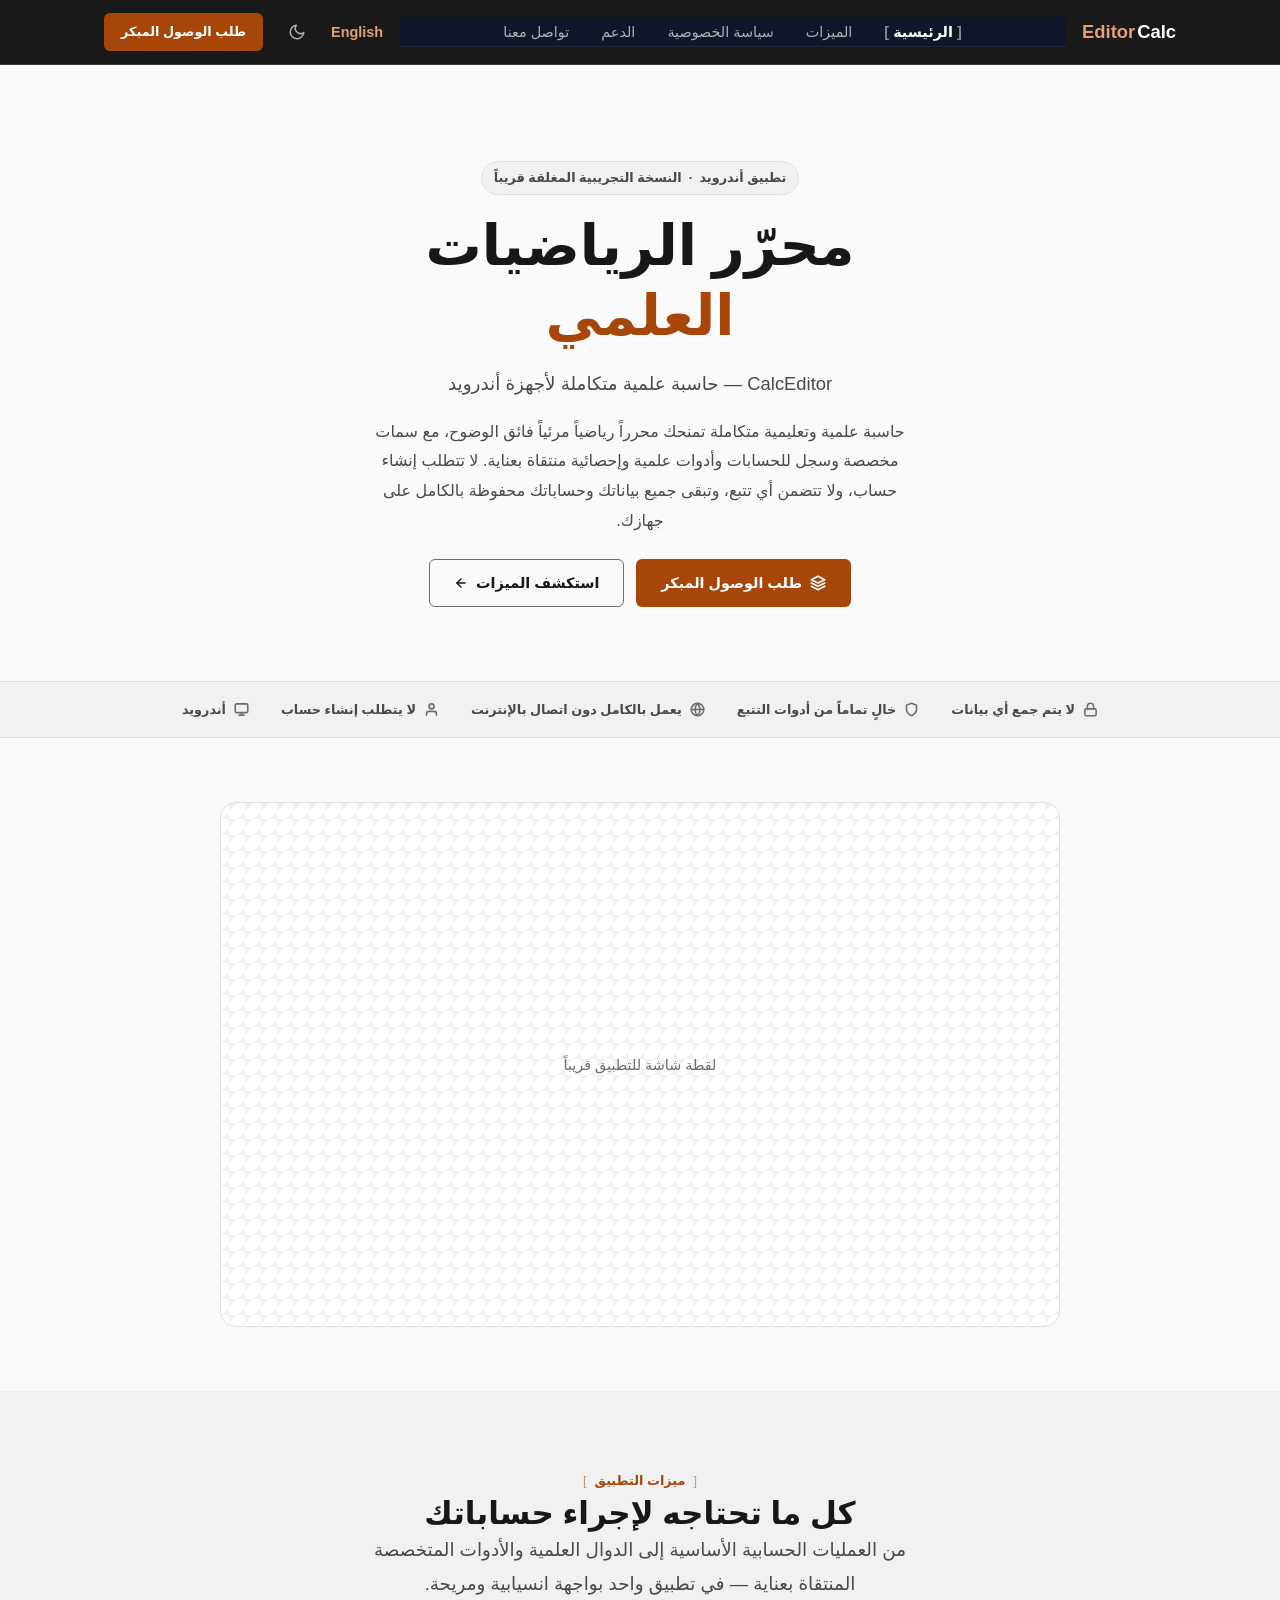
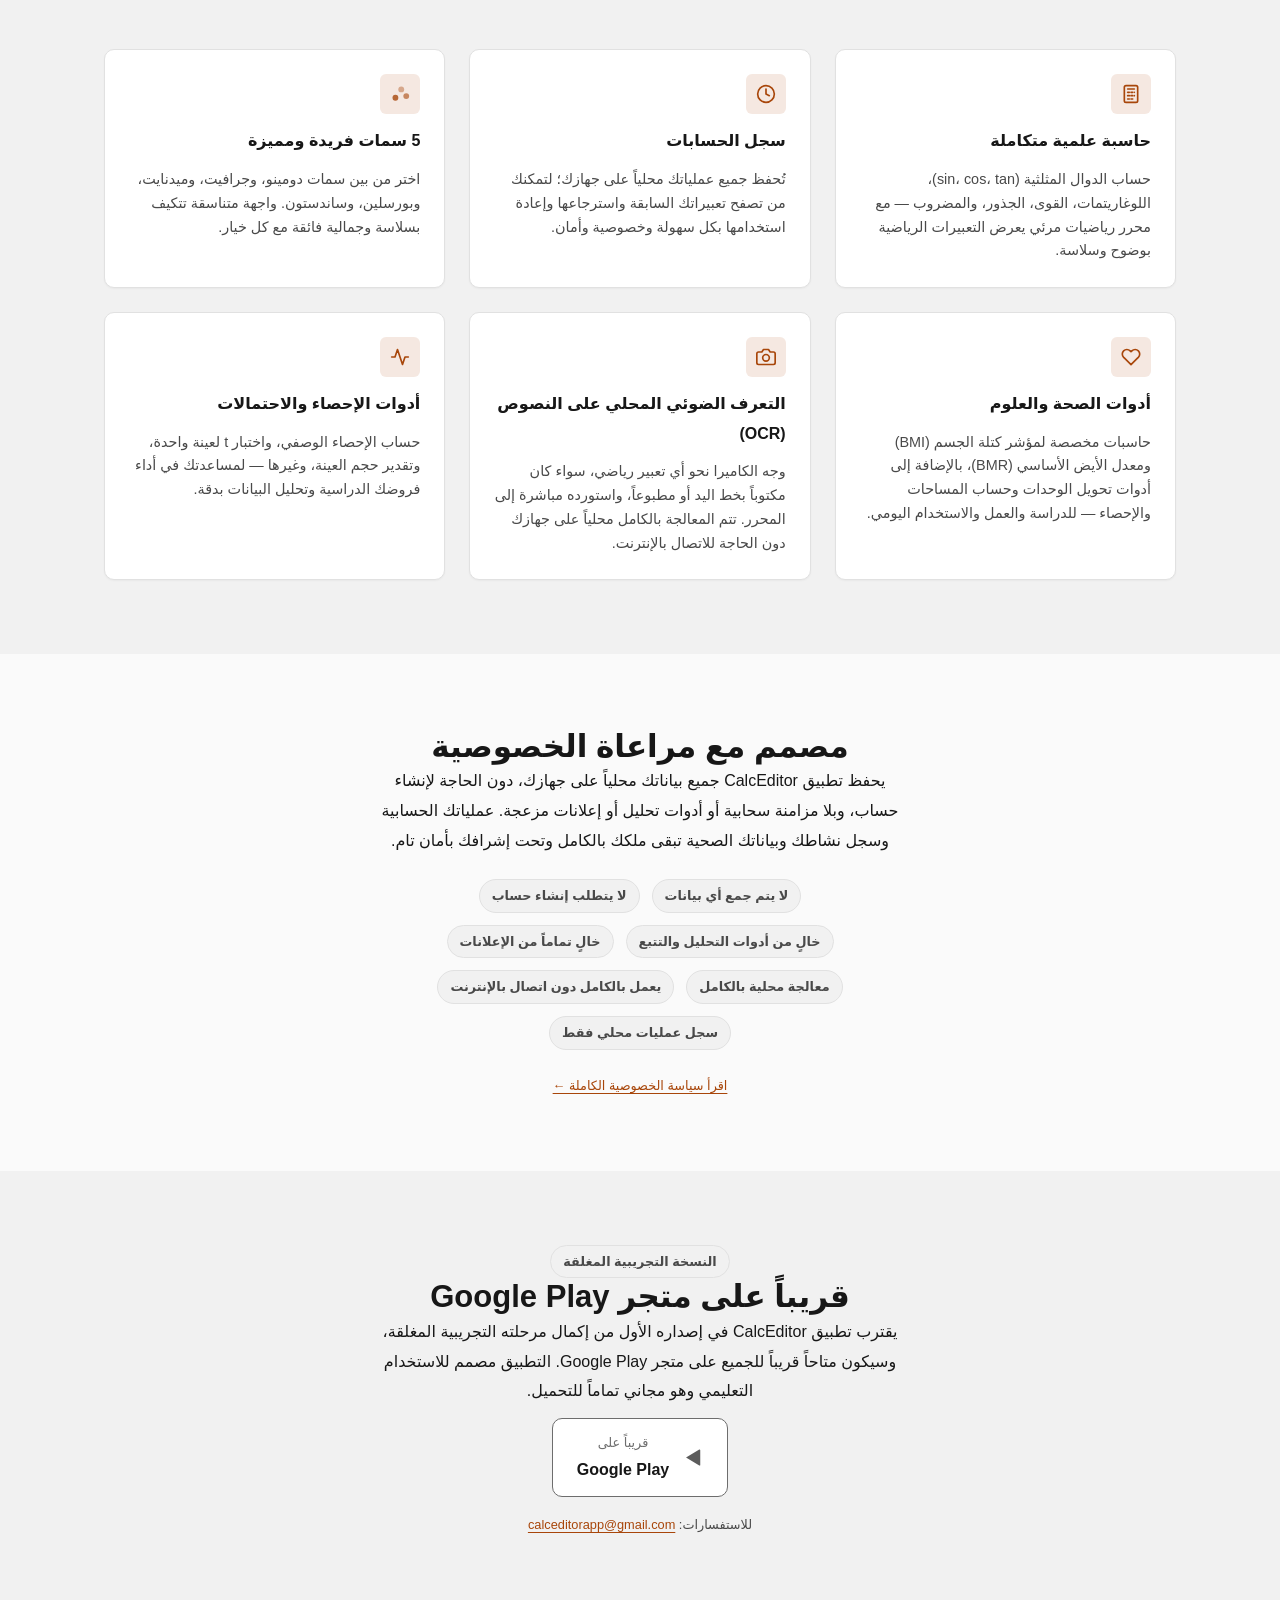
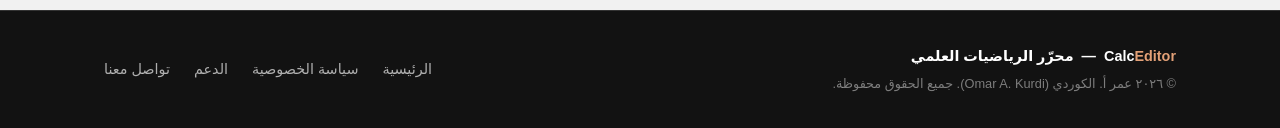
<file: index_ar.html>
<!DOCTYPE html>
<html lang="ar" dir="rtl" data-site-lang="ar" data-site-page="home" data-site-root=".">
<head>
  <meta charset="UTF-8">
  <meta name="viewport" content="width=device-width, initial-scale=1.0">
  <title>CalcEditor — محرّر الرياضيات العلمي</title>
  <meta name="description" content="تطبيق CalcEditor هو حاسبة علمية تعليمية لأجهزة أندرويد. تعمل بالكامل محلياً على الجهاز. لا تتبع. لا إعلانات.">
  <meta name="robots" content="index, follow">
  <script src="assets/site.js?v=s007" charset="UTF-8"></script>
  <link rel="stylesheet" href="assets/site.css?v=1691b">
  <link rel="stylesheet" href="assets/css/site-design-system.css?v=s007c">
  <link rel="stylesheet" href="assets/css/site-shell.css?v=s007c">
  <link rel="stylesheet" href="assets/css/site-home.css?v=s007c">
</head>
<body class="cx-shell">

<a href="#main-content" class="cx-skip-link">تخطَّ إلى المحتوى الرئيسي</a>

<!-- Site shell: shared header/nav (rendered by assets/site.js) -->
<header id="site-header"></header>

<main id="main-content">

<!-- ── Hero ───────────────────────────────────────────────── -->
<section class="cx-section home-hero">
  <div class="cx-container home-hero__inner">
    <p class="cx-badge">تطبيق أندرويد &nbsp;·&nbsp; النسخة التجريبية المغلقة قريباً</p>

    <h1 class="cx-display home-hero__heading">محرّر الرياضيات <span class="home-accent-word">العلمي</span></h1>

    <p class="cx-lead home-hero__tagline">CalcEditor — حاسبة علمية متكاملة لأجهزة أندرويد</p>

    <p class="cx-body home-hero__desc">
      حاسبة علمية وتعليمية متكاملة تمنحك محرراً رياضياً مرئياً فائق الوضوح، مع سمات مخصصة وسجل للحسابات وأدوات علمية وإحصائية منتقاة بعناية. لا تتطلب إنشاء حساب، ولا تتضمن أي تتبع، وتبقى جميع بياناتك وحساباتك محفوظة بالكامل على جهازك.
    </p>

    <div class="cx-inline home-hero__actions">
      <a href="#beta-modal" class="cx-btn cx-btn--primary">
        <svg width="16" height="16" viewBox="0 0 24 24" fill="none" stroke="currentColor" stroke-width="2.5" stroke-linecap="round" stroke-linejoin="round" aria-hidden="true"><path d="M12 2L2 7l10 5 10-5-10-5z"/><path d="M2 17l10 5 10-5"/><path d="M2 12l10 5 10-5"/></svg>
        طلب الوصول المبكر
      </a>
      <a href="#features" class="cx-btn cx-btn--secondary">
        استكشف الميزات
        <svg width="14" height="14" viewBox="0 0 24 24" fill="none" stroke="currentColor" stroke-width="2.5" stroke-linecap="round" stroke-linejoin="round" class="cx-mirror-rtl" aria-hidden="true"><path d="M5 12h14"/><path d="m12 5 7 7-7 7"/></svg>
      </a>
    </div>
  </div>
</section>

<!-- ── Trust strip ────────────────────────────────────────── -->
<div class="home-trust">
  <div class="cx-container home-trust__list">
    <span class="home-trust__item">
      <svg width="15" height="15" viewBox="0 0 24 24" fill="none" stroke="currentColor" stroke-width="2.5" stroke-linecap="round" stroke-linejoin="round" aria-hidden="true"><rect x="3" y="11" width="18" height="11" rx="2"/><path d="M7 11V7a5 5 0 0 1 10 0v4"/></svg>
      لا يتم جمع أي بيانات
    </span>
    <span class="home-trust__item">
      <svg width="15" height="15" viewBox="0 0 24 24" fill="none" stroke="currentColor" stroke-width="2.5" stroke-linecap="round" stroke-linejoin="round" aria-hidden="true"><path d="M12 22s8-4 8-10V5l-8-3-8 3v7c0 6 8 10 8 10z"/></svg>
      خالٍ تماماً من أدوات التتبع
    </span>
    <span class="home-trust__item">
      <svg width="15" height="15" viewBox="0 0 24 24" fill="none" stroke="currentColor" stroke-width="2.5" stroke-linecap="round" stroke-linejoin="round" aria-hidden="true"><circle cx="12" cy="12" r="10"/><line x1="2" y1="12" x2="22" y2="12"/><path d="M12 2a15.3 15.3 0 0 1 4 10 15.3 15.3 0 0 1-4 10 15.3 15.3 0 0 1-4-10 15.3 15.3 0 0 1 4-10z"/></svg>
      يعمل بالكامل دون اتصال بالإنترنت
    </span>
    <span class="home-trust__item">
      <svg width="15" height="15" viewBox="0 0 24 24" fill="none" stroke="currentColor" stroke-width="2.5" stroke-linecap="round" stroke-linejoin="round" aria-hidden="true"><path d="M20 21v-2a4 4 0 0 0-4-4H8a4 4 0 0 0-4 4v2"/><circle cx="12" cy="7" r="4"/></svg>
      لا يتطلب إنشاء حساب
    </span>
    <span class="home-trust__item">
      <svg width="15" height="15" viewBox="0 0 24 24" fill="none" stroke="currentColor" stroke-width="2.5" stroke-linecap="round" stroke-linejoin="round" aria-hidden="true"><rect x="2" y="3" width="20" height="14" rx="2"/><path d="M8 21h8m-4-4v4"/></svg>
      أندرويد
    </span>
  </div>
</div>

<!-- ── Product presentation ──────────────────────────────── -->
<section class="cx-section home-product">
  <div class="cx-container">
    <div class="cx-media-frame home-product__frame" role="img" aria-label="عنصر نائب لصورة من التطبيق — محرر الرياضيات المرئي في CalcEditor. لم تُضَف صورة فعلية للموقع بعد.">
      لقطة شاشة للتطبيق قريباً
    </div>
  </div>
</section>

<!-- ── Features ───────────────────────────────────────────── -->
<section class="cx-section home-surface-subtle" id="features">
  <div class="cx-container">
    <div class="home-features__intro">
      <p class="cx-eyebrow cx-eyebrow--bracketed">ميزات التطبيق</p>
      <h2 class="cx-h2">كل ما تحتاجه لإجراء حساباتك</h2>
      <p class="cx-lead">من العمليات الحسابية الأساسية إلى الدوال العلمية والأدوات المتخصصة المنتقاة بعناية — في تطبيق واحد بواجهة انسيابية ومريحة.</p>
    </div>

    <div class="cx-grid home-features__grid">

      <div class="cx-card cx-card--feature">
        <div class="cx-card__icon" aria-hidden="true">
          <svg width="20" height="20" viewBox="0 0 24 24" fill="none" stroke="currentColor" stroke-width="2" stroke-linecap="round" stroke-linejoin="round"><rect x="4" y="2" width="16" height="20" rx="2"/><line x1="8" y1="6" x2="16" y2="6"/><line x1="8" y1="10" x2="10" y2="10"/><line x1="12" y1="10" x2="14" y2="10"/><line x1="16" y1="10" x2="16" y2="10"/><line x1="8" y1="14" x2="10" y2="14"/><line x1="12" y1="14" x2="14" y2="14"/><line x1="16" y1="14" x2="16" y2="14"/><line x1="8" y1="18" x2="10" y2="18"/><line x1="12" y1="18" x2="14" y2="18"/></svg>
        </div>
        <p class="cx-card__title">حاسبة علمية متكاملة</p>
        <p class="cx-card__desc">حساب الدوال المثلثية (sin، cos، tan)، اللوغاريتمات، القوى، الجذور، والمضروب — مع محرر رياضيات مرئي يعرض التعبيرات الرياضية بوضوح وسلاسة.</p>
      </div>

      <div class="cx-card cx-card--feature">
        <div class="cx-card__icon" aria-hidden="true">
          <svg width="20" height="20" viewBox="0 0 24 24" fill="none" stroke="currentColor" stroke-width="2" stroke-linecap="round" stroke-linejoin="round"><circle cx="12" cy="12" r="10"/><polyline points="12 6 12 12 16 14"/></svg>
        </div>
        <p class="cx-card__title">سجل الحسابات</p>
        <p class="cx-card__desc">تُحفظ جميع عملياتك محلياً على جهازك؛ لتمكنك من تصفح تعبيراتك السابقة واسترجاعها وإعادة استخدامها بكل سهولة وخصوصية وأمان.</p>
      </div>

      <div class="cx-card cx-card--feature">
        <div class="cx-card__icon" aria-hidden="true">
          <svg width="20" height="20" viewBox="0 0 24 24" fill="none" stroke="currentColor" stroke-width="2" stroke-linecap="round" stroke-linejoin="round"><circle cx="13.5" cy="6.5" r="3.5" fill="currentColor" stroke="none" opacity="0.4"/><circle cx="19.5" cy="14.5" r="3.5" fill="currentColor" stroke="none" opacity="0.6"/><circle cx="6.5" cy="16.5" r="3.5" fill="currentColor" stroke="none" opacity="0.8"/></svg>
        </div>
        <p class="cx-card__title">5 سمات فريدة ومميزة</p>
        <p class="cx-card__desc">اختر من بين سمات دومينو، وجرافيت، وميدنايت، وبورسلين، وساندستون. واجهة متناسقة تتكيف بسلاسة وجمالية فائقة مع كل خيار.</p>
      </div>

      <div class="cx-card cx-card--feature">
        <div class="cx-card__icon" aria-hidden="true">
          <svg width="20" height="20" viewBox="0 0 24 24" fill="none" stroke="currentColor" stroke-width="2" stroke-linecap="round" stroke-linejoin="round"><path d="M20.84 4.61a5.5 5.5 0 0 0-7.78 0L12 5.67l-1.06-1.06a5.5 5.5 0 0 0-7.78 7.78l1.06 1.06L12 21.23l7.78-7.78 1.06-1.06a5.5 5.5 0 0 0 0-7.78z"/></svg>
        </div>
        <p class="cx-card__title">أدوات الصحة والعلوم</p>
        <p class="cx-card__desc">حاسبات مخصصة لمؤشر كتلة الجسم (BMI) ومعدل الأيض الأساسي (BMR)، بالإضافة إلى أدوات تحويل الوحدات وحساب المساحات والإحصاء — للدراسة والعمل والاستخدام اليومي.</p>
      </div>

      <div class="cx-card cx-card--feature">
        <div class="cx-card__icon" aria-hidden="true">
          <svg width="20" height="20" viewBox="0 0 24 24" fill="none" stroke="currentColor" stroke-width="2" stroke-linecap="round" stroke-linejoin="round"><path d="M23 19a2 2 0 0 1-2 2H3a2 2 0 0 1-2-2V8a2 2 0 0 1 2-2h4l2-3h6l2 3h4a2 2 0 0 1 2 2z"/><circle cx="12" cy="13" r="4"/></svg>
        </div>
        <p class="cx-card__title">التعرف الضوئي المحلي على النصوص (OCR)</p>
        <p class="cx-card__desc">وجه الكاميرا نحو أي تعبير رياضي، سواء كان مكتوباً بخط اليد أو مطبوعاً، واستورده مباشرة إلى المحرر. تتم المعالجة بالكامل محلياً على جهازك دون الحاجة للاتصال بالإنترنت.</p>
      </div>

      <div class="cx-card cx-card--feature">
        <div class="cx-card__icon" aria-hidden="true">
          <svg width="20" height="20" viewBox="0 0 24 24" fill="none" stroke="currentColor" stroke-width="2" stroke-linecap="round" stroke-linejoin="round"><polyline points="22 12 18 12 15 21 9 3 6 12 2 12"/></svg>
        </div>
        <p class="cx-card__title">أدوات الإحصاء والاحتمالات</p>
        <p class="cx-card__desc">حساب الإحصاء الوصفي، واختبار t لعينة واحدة، وتقدير حجم العينة، وغيرها — لمساعدتك في أداء فروضك الدراسية وتحليل البيانات بدقة.</p>
      </div>

    </div>
  </div>
</section>

<!-- ── Privacy ─────────────────────────────────────────────── -->
<section class="cx-section" id="privacy">
  <div class="cx-container-narrow home-privacy">
    <h2 class="cx-h2">مصمم مع مراعاة الخصوصية</h2>
    <p class="cx-body">
      يحفظ تطبيق CalcEditor جميع بياناتك محلياً على جهازك، دون الحاجة لإنشاء حساب، وبلا مزامنة سحابية أو أدوات تحليل أو إعلانات مزعجة. عملياتك الحسابية وسجل نشاطك وبياناتك الصحية تبقى ملكك بالكامل وتحت إشرافك بأمان تام.
    </p>
    <div class="cx-inline home-privacy__chips">
      <span class="cx-badge">لا يتم جمع أي بيانات</span>
      <span class="cx-badge">لا يتطلب إنشاء حساب</span>
      <span class="cx-badge">خالٍ من أدوات التحليل والتتبع</span>
      <span class="cx-badge">خالٍ تماماً من الإعلانات</span>
      <span class="cx-badge">معالجة محلية بالكامل</span>
      <span class="cx-badge">يعمل بالكامل دون اتصال بالإنترنت</span>
      <span class="cx-badge">سجل عمليات محلي فقط</span>
    </div>
    <p class="cx-small home-privacy__more">
      <a href="privacy-policy/index_ar.html" class="cx-link">اقرأ سياسة الخصوصية الكاملة &larr;</a>
    </p>
  </div>
</section>

<!-- ── Beta CTA ────────────────────────────────────────────── -->
<section class="cx-section home-beta home-surface-subtle">
  <div class="cx-container-narrow">
    <span class="cx-badge">النسخة التجريبية المغلقة</span>
    <h2 class="cx-h2">قريباً على متجر Google Play</h2>
    <p class="cx-body">
      يقترب تطبيق CalcEditor في إصداره الأول من إكمال مرحلته التجريبية المغلقة، وسيكون متاحاً قريباً للجميع على متجر Google Play. التطبيق مصمم للاستخدام التعليمي وهو مجاني تماماً للتحميل.
    </p>
    <a href="#beta-modal" class="home-beta__playbadge">
      <svg width="22" height="22" viewBox="0 0 24 24" fill="currentColor" class="cx-mirror-rtl" aria-hidden="true"><path d="M3 20.5v-17c0-.83 1-.83 1.5-.5l14 8.5-14 8.5c-.5.33-1.5.33-1.5-.5z" opacity="0.7"/></svg>
      <span>
        <span class="home-beta__playbadge-sub">قريباً على</span>
        Google Play
      </span>
    </a>
    <p class="cx-small home-beta__note">
      للاستفسارات: <a href="mailto:calceditorapp@gmail.com" class="cx-link">calceditorapp@gmail.com</a>
    </p>
  </div>
</section>

</main>

<!-- Site shell: shared footer (rendered by assets/site.js) -->
<footer id="site-footer"></footer>

<!-- ── Closed Beta Info CSS-based Modal ── -->
<div id="beta-modal" class="modal">
  <div class="modal-content">
    <h3>الانضمام إلى النسخة التجريبية المغلقة</h3>
    <p>
      يمر تطبيق CalcEditor حالياً بمرحلة تجريبية مغلقة على متجر Google Play لضمان استقرار الأداء وجاهزية الإطلاق الرسمي.
    </p>
    <p class="modal-info">
      <strong>آلية الانضمام والمشاركة:</strong><br>
      يرجى مراسلتنا عبر البريد الإلكتروني على <a href="mailto:calceditorapp@gmail.com" class="cx-link" dir="ltr">calceditorapp@gmail.com</a> مع كتابة "CalcEditor Closed Beta" كعنوان للرسالة. يرجى تضمين بريد Google (Gmail) المرتبط بجهاز أندرويد الخاص بك. بمجرد إضافتك إلى قائمة المختبرين، ستصلك دعوة رسمية ورابط تحميل مباشر للتطبيق عبر متجر Google Play.
    </p>
    <a href="#" class="modal-close">إغلاق</a>
  </div>
</div>
</body>
</html>
</file>
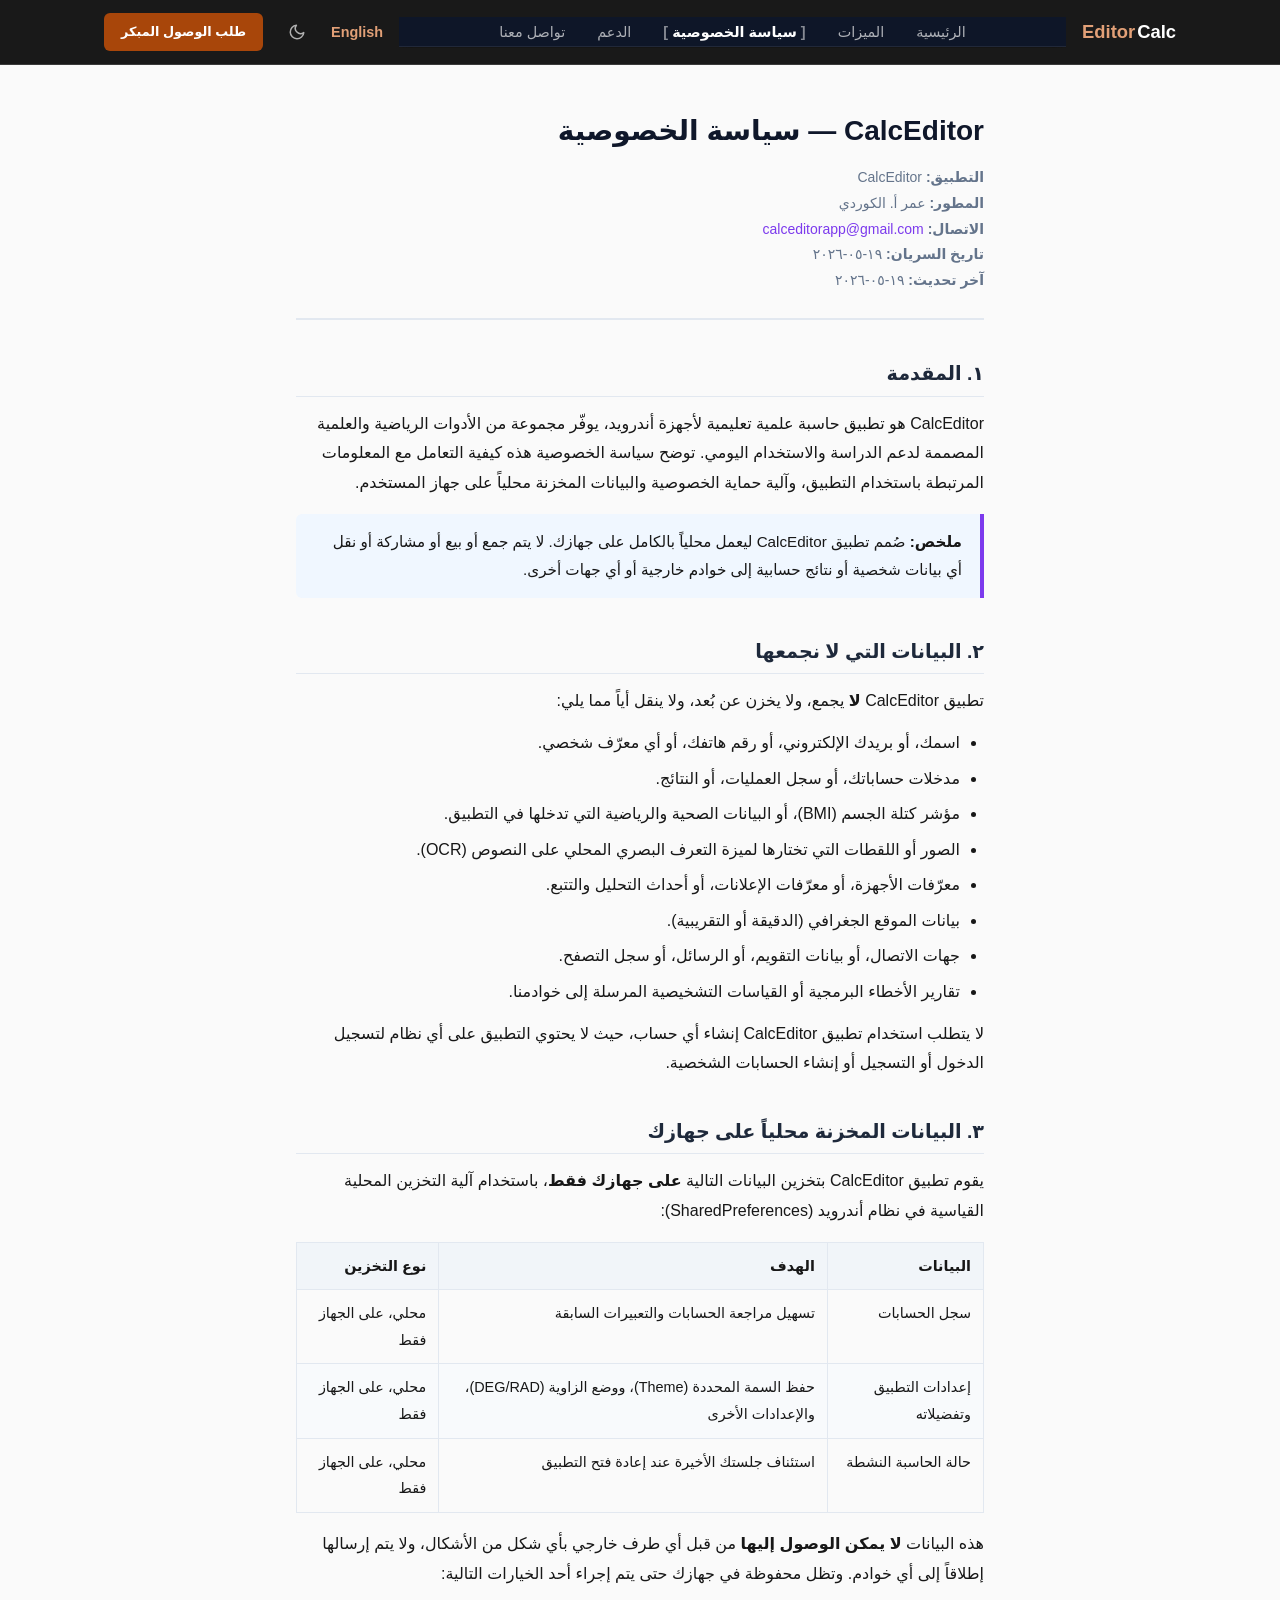
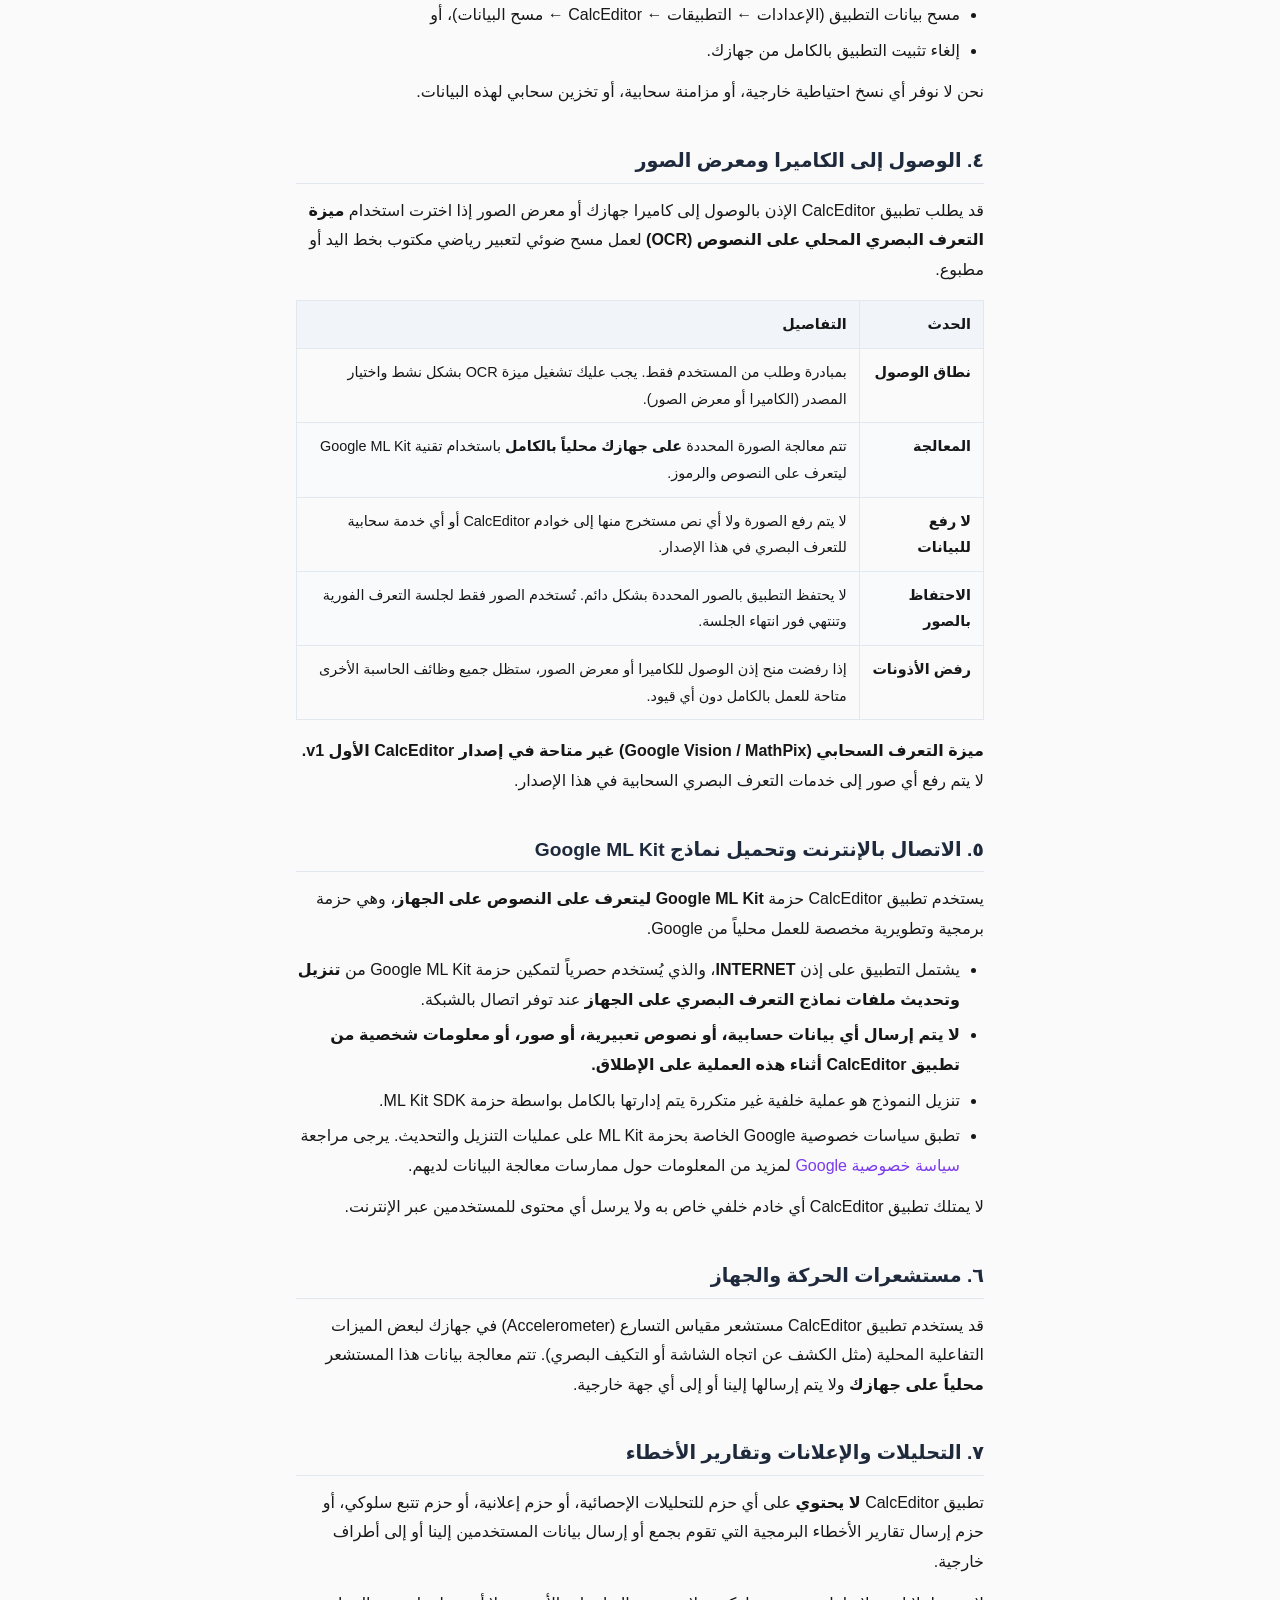
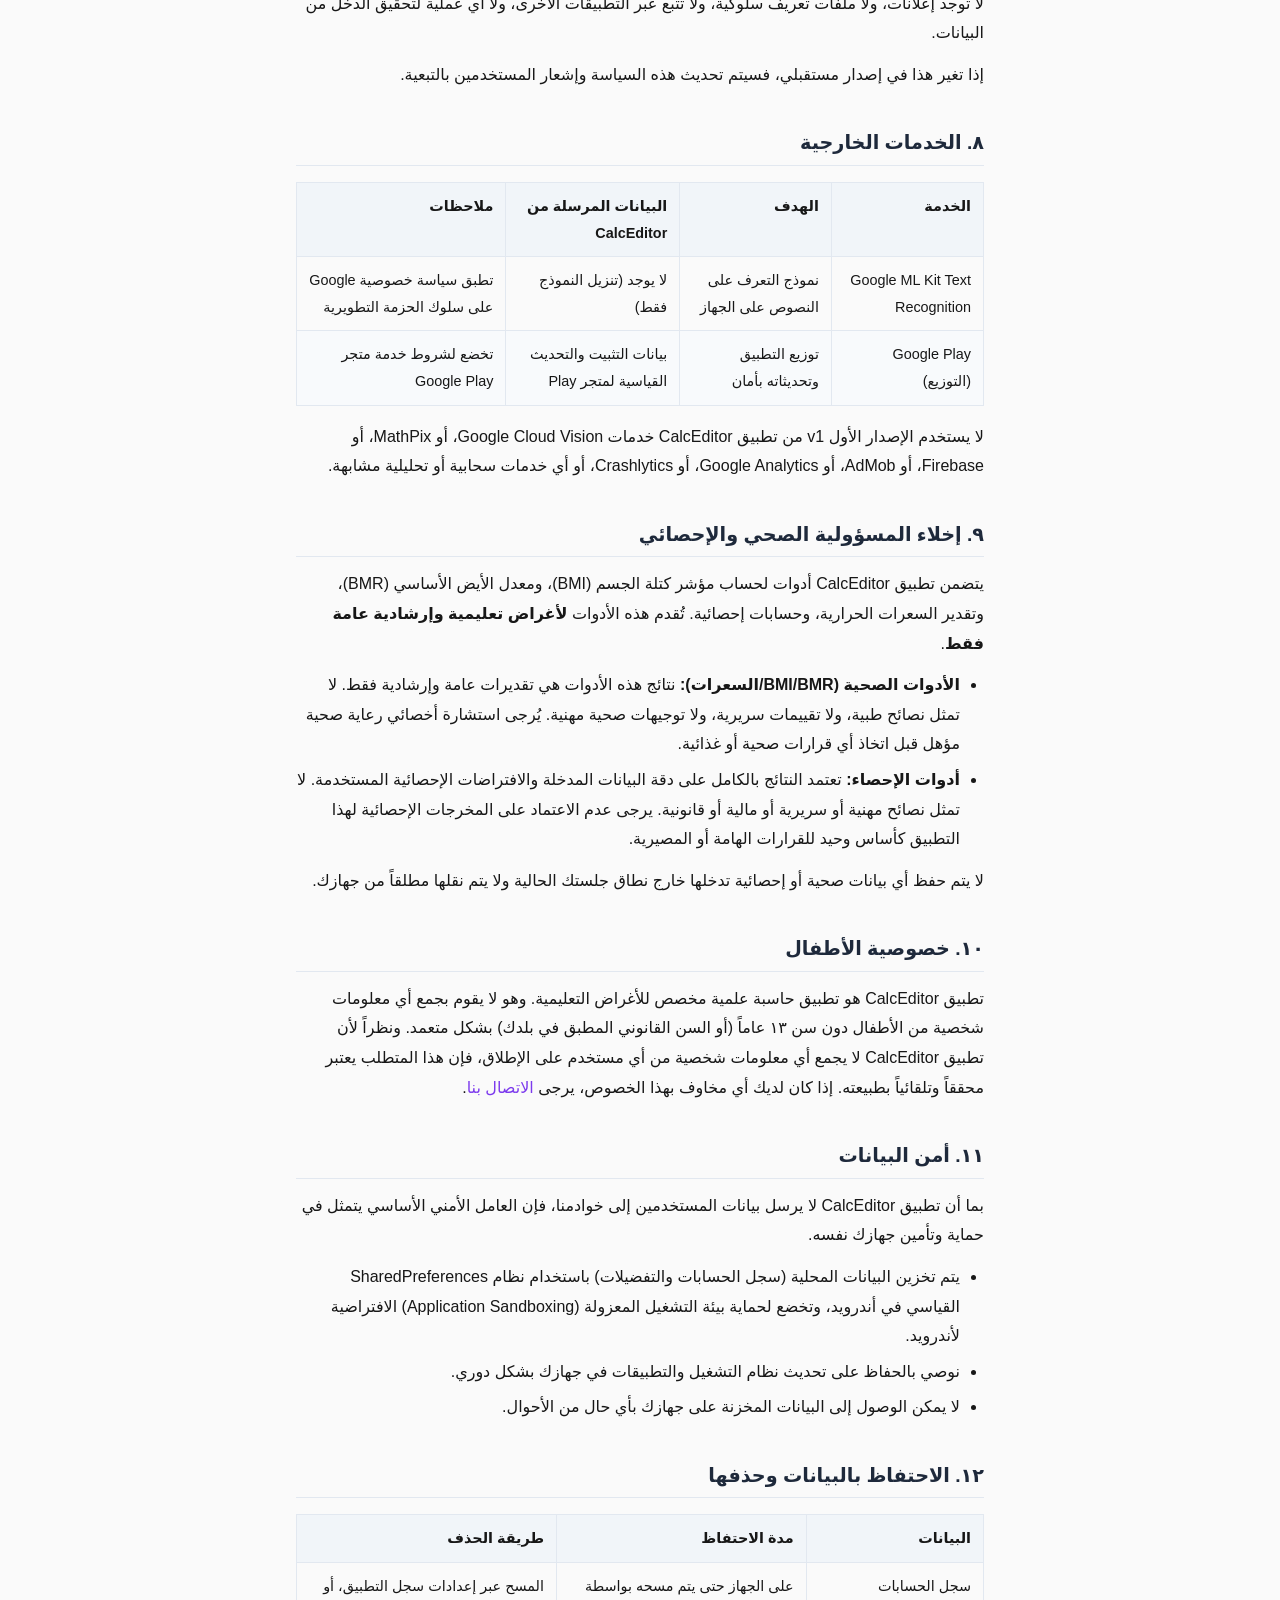
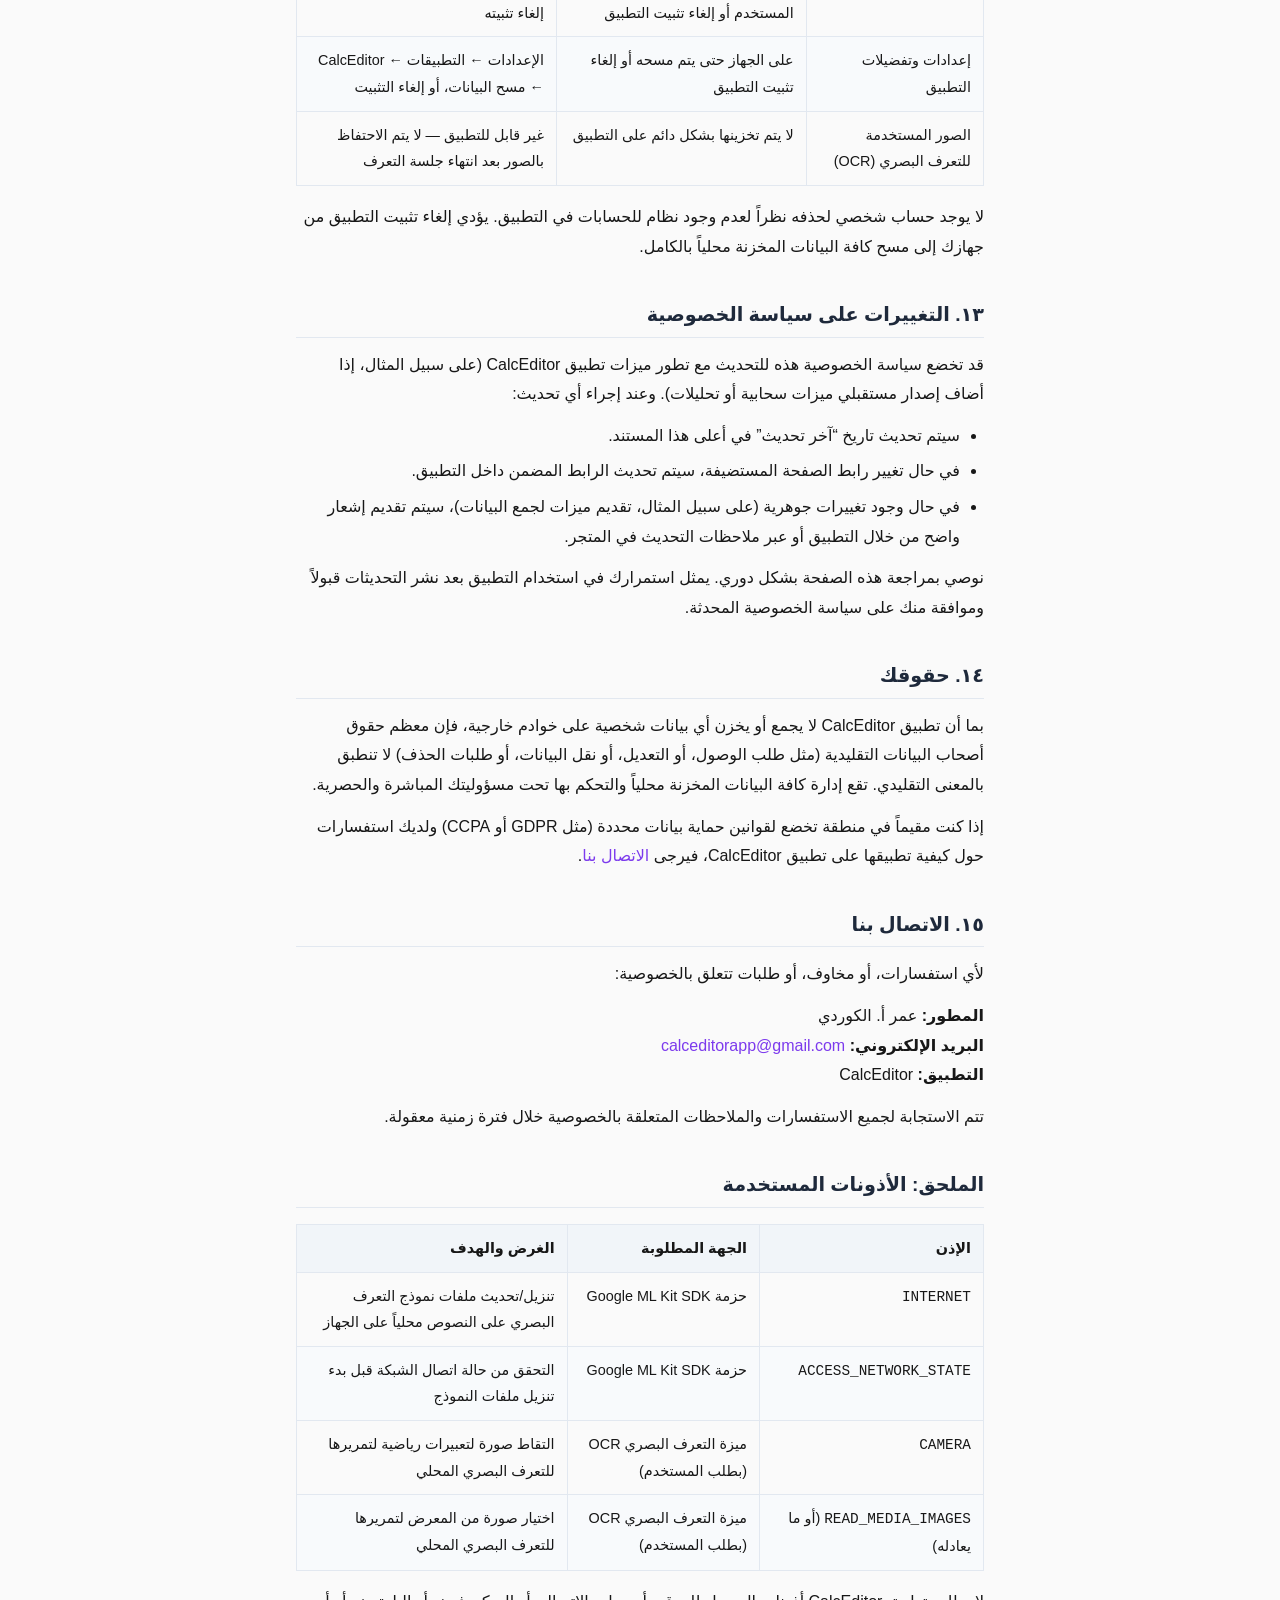
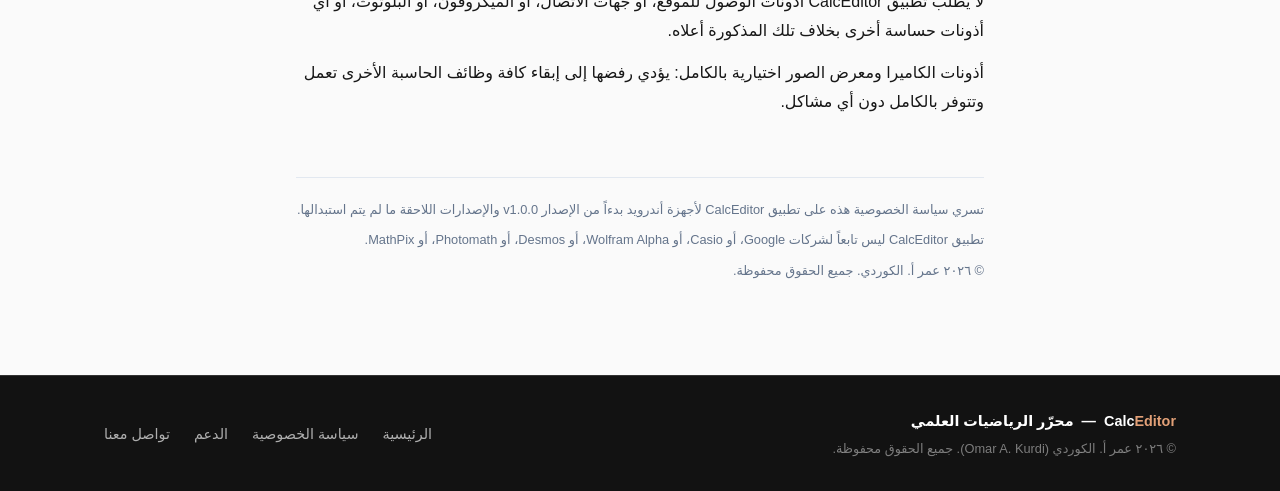
<file: privacy-policy/index_ar.html>
<!DOCTYPE html>
<html lang="ar" dir="rtl" data-site-lang="ar" data-site-page="privacy" data-site-root="..">
<head>
  <meta charset="UTF-8">
  <meta name="viewport" content="width=device-width, initial-scale=1.0">
  <title>CalcEditor — سياسة الخصوصية</title>
  <meta name="description" content="سياسة الخصوصية لتطبيق CalcEditor، حاسبة الرياضيات العلمية التعليمية من عمر أ. الكوردي.">
  <script src="../assets/site.js?v=s007" charset="UTF-8"></script>
  <link rel="stylesheet" href="../assets/site.css?v=1691b">
  <link rel="stylesheet" href="../assets/css/site-design-system.css?v=s007c">
  <link rel="stylesheet" href="../assets/css/site-shell.css?v=s007c">
</head>
<body class="cx-shell">

<a href="#main-content" class="cx-skip-link">تخطَّ إلى المحتوى الرئيسي</a>

<!-- Site shell: shared header/nav (rendered by assets/site.js) -->
<header id="site-header"></header>

<main id="main-content">

<div class="page">

  <header>
    <h1>CalcEditor — سياسة الخصوصية</h1>
    <div class="meta">
      <span><strong>التطبيق:</strong> CalcEditor</span>
      <span><strong>المطور:</strong> عمر أ. الكوردي</span>
      <span><strong>الاتصال:</strong> <a href="mailto:calceditorapp@gmail.com">calceditorapp@gmail.com</a></span>
      <span><strong>تاريخ السريان:</strong> ١٩-٠٥-٢٠٢٦</span>
      <span><strong>آخر تحديث:</strong> ١٩-٠٥-٢٠٢٦</span>
    </div>
  </header>

  <section>
    <h2>١. المقدمة</h2>
    <p>CalcEditor هو تطبيق حاسبة علمية تعليمية لأجهزة أندرويد، يوفّر مجموعة من الأدوات الرياضية والعلمية المصممة لدعم الدراسة والاستخدام اليومي. توضح سياسة الخصوصية هذه كيفية التعامل مع المعلومات المرتبطة باستخدام التطبيق، وآلية حماية الخصوصية والبيانات المخزنة محلياً على جهاز المستخدم.</p>
    <div class="summary-box">
      <strong>ملخص:</strong> صُمم تطبيق CalcEditor ليعمل محلياً بالكامل على جهازك. لا يتم جمع أو بيع أو مشاركة أو نقل أي بيانات شخصية أو نتائج حسابية إلى خوادم خارجية أو أي جهات أخرى.
    </div>
  </section>

  <section>
    <h2>٢. البيانات التي لا نجمعها</h2>
    <p>تطبيق CalcEditor <strong>لا</strong> يجمع، ولا يخزن عن بُعد، ولا ينقل أياً مما يلي:</p>
    <ul>
      <li>اسمك، أو بريدك الإلكتروني، أو رقم هاتفك، أو أي معرّف شخصي.</li>
      <li>مدخلات حساباتك، أو سجل العمليات، أو النتائج.</li>
      <li>مؤشر كتلة الجسم (BMI)، أو البيانات الصحية والرياضية التي تدخلها في التطبيق.</li>
      <li>الصور أو اللقطات التي تختارها لميزة التعرف البصري المحلي على النصوص (OCR).</li>
      <li>معرّفات الأجهزة، أو معرّفات الإعلانات، أو أحداث التحليل والتتبع.</li>
      <li>بيانات الموقع الجغرافي (الدقيقة أو التقريبية).</li>
      <li>جهات الاتصال، أو بيانات التقويم، أو الرسائل، أو سجل التصفح.</li>
      <li>تقارير الأخطاء البرمجية أو القياسات التشخيصية المرسلة إلى خوادمنا.</li>
    </ul>
    <p>لا يتطلب استخدام تطبيق CalcEditor إنشاء أي حساب، حيث لا يحتوي التطبيق على أي نظام لتسجيل الدخول أو التسجيل أو إنشاء الحسابات الشخصية.</p>
  </section>

  <section>
    <h2>٣. البيانات المخزنة محلياً على جهازك</h2>
    <p>يقوم تطبيق CalcEditor بتخزين البيانات التالية <strong>على جهازك فقط</strong>، باستخدام آلية التخزين المحلية القياسية في نظام أندرويد (SharedPreferences):</p>
    <table>
      <thead>
        <tr><th>البيانات</th><th>الهدف</th><th>نوع التخزين</th></tr>
      </thead>
      <tbody>
        <tr><td>سجل الحسابات</td><td>تسهيل مراجعة الحسابات والتعبيرات السابقة</td><td>محلي، على الجهاز فقط</td></tr>
        <tr><td>إعدادات التطبيق وتفضيلاته</td><td>حفظ السمة المحددة (Theme)، ووضع الزاوية (DEG/RAD)، والإعدادات الأخرى</td><td>محلي، على الجهاز فقط</td></tr>
        <tr><td>حالة الحاسبة النشطة</td><td>استئناف جلستك الأخيرة عند إعادة فتح التطبيق</td><td>محلي، على الجهاز فقط</td></tr>
      </tbody>
    </table>
    <p>هذه البيانات <strong>لا يمكن الوصول إليها</strong> من قبل أي طرف خارجي بأي شكل من الأشكال، ولا يتم إرسالها إطلاقاً إلى أي خوادم. وتظل محفوظة في جهازك حتى يتم إجراء أحد الخيارات التالية:</p>
    <ul>
      <li>مسح بيانات التطبيق (الإعدادات &larr; التطبيقات &larr; CalcEditor &larr; مسح البيانات)، أو</li>
      <li>إلغاء تثبيت التطبيق بالكامل من جهازك.</li>
    </ul>
    <p>نحن لا نوفر أي نسخ احتياطية خارجية، أو مزامنة سحابية، أو تخزين سحابي لهذه البيانات.</p>
  </section>

  <section>
    <h2>٤. الوصول إلى الكاميرا ومعرض الصور</h2>
    <p>قد يطلب تطبيق CalcEditor الإذن بالوصول إلى كاميرا جهازك أو معرض الصور إذا اخترت استخدام <strong>ميزة التعرف البصري المحلي على النصوص (OCR)</strong> لعمل مسح ضوئي لتعبير رياضي مكتوب بخط اليد أو مطبوع.</p>
    <table>
      <thead>
        <tr><th>الحدث</th><th>التفاصيل</th></tr>
      </thead>
      <tbody>
        <tr><td><strong>نطاق الوصول</strong></td><td>بمبادرة وطلب من المستخدم فقط. يجب عليك تشغيل ميزة OCR بشكل نشط واختيار المصدر (الكاميرا أو معرض الصور).</td></tr>
        <tr><td><strong>المعالجة</strong></td><td>تتم معالجة الصورة المحددة <strong>على جهازك محلياً بالكامل</strong> باستخدام تقنية Google ML Kit ليتعرف على النصوص والرموز.</td></tr>
        <tr><td><strong>لا رفع للبيانات</strong></td><td>لا يتم رفع الصورة ولا أي نص مستخرج منها إلى خوادم CalcEditor أو أي خدمة سحابية للتعرف البصري في هذا الإصدار.</td></tr>
        <tr><td><strong>الاحتفاظ بالصور</strong></td><td>لا يحتفظ التطبيق بالصور المحددة بشكل دائم. تُستخدم الصور فقط لجلسة التعرف الفورية وتنتهي فور انتهاء الجلسة.</td></tr>
        <tr><td><strong>رفض الأذونات</strong></td><td>إذا رفضت منح إذن الوصول للكاميرا أو معرض الصور، ستظل جميع وظائف الحاسبة الأخرى متاحة للعمل بالكامل دون أي قيود.</td></tr>
      </tbody>
    </table>
    <p><strong>ميزة التعرف السحابي (Google Vision / MathPix) غير متاحة في إصدار CalcEditor الأول v1.</strong> لا يتم رفع أي صور إلى خدمات التعرف البصري السحابية في هذا الإصدار.</p>
  </section>

  <section>
    <h2>٥. الاتصال بالإنترنت وتحميل نماذج Google ML Kit</h2>
    <p>يستخدم تطبيق CalcEditor حزمة <strong>Google ML Kit ليتعرف على النصوص على الجهاز</strong>، وهي حزمة برمجية وتطويرية مخصصة للعمل محلياً من Google.</p>
    <ul>
      <li>يشتمل التطبيق على إذن <strong>INTERNET</strong>، والذي يُستخدم حصرياً لتمكين حزمة Google ML Kit من <strong>تنزيل وتحديث ملفات نماذج التعرف البصري على الجهاز</strong> عند توفر اتصال بالشبكة.</li>
      <li><strong>لا يتم إرسال أي بيانات حسابية، أو نصوص تعبيرية، أو صور، أو معلومات شخصية من تطبيق CalcEditor أثناء هذه العملية على الإطلاق.</strong></li>
      <li>تنزيل النموذج هو عملية خلفية غير متكررة يتم إدارتها بالكامل بواسطة حزمة ML Kit SDK.</li>
      <li>تطبق سياسات خصوصية Google الخاصة بحزمة ML Kit على عمليات التنزيل والتحديث. يرجى مراجعة <a href="https://policies.google.com/privacy" rel="noopener noreferrer" target="_blank">سياسة خصوصية Google</a> لمزيد من المعلومات حول ممارسات معالجة البيانات لديهم.</li>
    </ul>
    <p>لا يمتلك تطبيق CalcEditor أي خادم خلفي خاص به ولا يرسل أي محتوى للمستخدمين عبر الإنترنت.</p>
  </section>

  <section>
    <h2>٦. مستشعرات الحركة والجهاز</h2>
    <p>قد يستخدم تطبيق CalcEditor مستشعر مقياس التسارع (Accelerometer) في جهازك لبعض الميزات التفاعلية المحلية (مثل الكشف عن اتجاه الشاشة أو التكيف البصري). تتم معالجة بيانات هذا المستشعر <strong>محلياً على جهازك</strong> ولا يتم إرسالها إلينا أو إلى أي جهة خارجية.</p>
  </section>

  <section>
    <h2>٧. التحليلات والإعلانات وتقارير الأخطاء</h2>
    <p>تطبيق CalcEditor <strong>لا يحتوي</strong> على أي حزم للتحليلات الإحصائية، أو حزم إعلانية، أو حزم تتبع سلوكي، أو حزم إرسال تقارير الأخطاء البرمجية التي تقوم بجمع أو إرسال بيانات المستخدمين إلينا أو إلى أطراف خارجية.</p>
    <p>لا توجد إعلانات، ولا ملفات تعريف سلوكية، ولا تتبع عبر التطبيقات الأخرى، ولا أي عملية لتحقيق الدخل من البيانات.</p>
    <p>إذا تغير هذا في إصدار مستقبلي، فسيتم تحديث هذه السياسة وإشعار المستخدمين بالتبعية.</p>
  </section>

  <section>
    <h2>٨. الخدمات الخارجية</h2>
    <table>
      <thead>
        <tr><th>الخدمة</th><th>الهدف</th><th>البيانات المرسلة من CalcEditor</th><th>ملاحظات</th></tr>
      </thead>
      <tbody>
        <tr>
          <td>Google ML Kit Text Recognition</td>
          <td>نموذج التعرف على النصوص على الجهاز</td>
          <td>لا يوجد (تنزيل النموذج فقط)</td>
          <td>تطبق سياسة خصوصية Google على سلوك الحزمة التطويرية</td>
        </tr>
        <tr>
          <td>Google Play (التوزيع)</td>
          <td>توزيع التطبيق وتحديثاته بأمان</td>
          <td>بيانات التثبيت والتحديث القياسية لمتجر Play</td>
          <td>تخضع لشروط خدمة متجر Google Play</td>
        </tr>
      </tbody>
    </table>
    <p>لا يستخدم الإصدار الأول v1 من تطبيق CalcEditor خدمات Google Cloud Vision، أو MathPix، أو Firebase، أو AdMob، أو Google Analytics، أو Crashlytics، أو أي خدمات سحابية أو تحليلية مشابهة.</p>
  </section>

  <section>
    <h2>٩. إخلاء المسؤولية الصحي والإحصائي</h2>
    <p>يتضمن تطبيق CalcEditor أدوات لحساب مؤشر كتلة الجسم (BMI)، ومعدل الأيض الأساسي (BMR)، وتقدير السعرات الحرارية، وحسابات إحصائية. تُقدم هذه الأدوات <strong>لأغراض تعليمية وإرشادية عامة فقط</strong>.</p>
    <ul>
      <li><strong>الأدوات الصحية (BMI/BMR/السعرات):</strong> نتائج هذه الأدوات هي تقديرات عامة وإرشادية فقط. لا تمثل نصائح طبية، ولا تقييمات سريرية، ولا توجيهات صحية مهنية. يُرجى استشارة أخصائي رعاية صحية مؤهل قبل اتخاذ أي قرارات صحية أو غذائية.</li>
      <li><strong>أدوات الإحصاء:</strong> تعتمد النتائج بالكامل على دقة البيانات المدخلة والافتراضات الإحصائية المستخدمة. لا تمثل نصائح مهنية أو سريرية أو مالية أو قانونية. يرجى عدم الاعتماد على المخرجات الإحصائية لهذا التطبيق كأساس وحيد للقرارات الهامة أو المصيرية.</li>
    </ul>
    <p>لا يتم حفظ أي بيانات صحية أو إحصائية تدخلها خارج نطاق جلستك الحالية ولا يتم نقلها مطلقاً من جهازك.</p>
  </section>

  <section>
    <h2>١٠. خصوصية الأطفال</h2>
    <p>تطبيق CalcEditor هو تطبيق حاسبة علمية مخصص للأغراض التعليمية. وهو لا يقوم بجمع أي معلومات شخصية من الأطفال دون سن ١٣ عاماً (أو السن القانوني المطبق في بلدك) بشكل متعمد. ونظراً لأن تطبيق CalcEditor لا يجمع أي معلومات شخصية من أي مستخدم على الإطلاق، فإن هذا المتطلب يعتبر محققاً وتلقائياً بطبيعته. إذا كان لديك أي مخاوف بهذا الخصوص، يرجى <a href="mailto:calceditorapp@gmail.com">الاتصال بنا</a>.</p>
  </section>

  <section>
    <h2>١١. أمن البيانات</h2>
    <p>بما أن تطبيق CalcEditor لا يرسل بيانات المستخدمين إلى خوادمنا، فإن العامل الأمني الأساسي يتمثل في حماية وتأمين جهازك نفسه.</p>
    <ul>
      <li>يتم تخزين البيانات المحلية (سجل الحسابات والتفضيلات) باستخدام نظام SharedPreferences القياسي في أندرويد، وتخضع لحماية بيئة التشغيل المعزولة (Application Sandboxing) الافتراضية لأندرويد.</li>
      <li>نوصي بالحفاظ على تحديث نظام التشغيل والتطبيقات في جهازك بشكل دوري.</li>
      <li>لا يمكن الوصول إلى البيانات المخزنة على جهازك بأي حال من الأحوال.</li>
    </ul>
  </section>

  <section>
    <h2>١٢. الاحتفاظ بالبيانات وحذفها</h2>
    <table>
      <thead>
        <tr><th>البيانات</th><th>مدة الاحتفاظ</th><th>طريقة الحذف</th></tr>
      </thead>
      <tbody>
        <tr>
          <td>سجل الحسابات</td>
          <td>على الجهاز حتى يتم مسحه بواسطة المستخدم أو إلغاء تثبيت التطبيق</td>
          <td>المسح عبر إعدادات سجل التطبيق، أو إلغاء تثبيته</td>
        </tr>
        <tr>
          <td>إعدادات وتفضيلات التطبيق</td>
          <td>على الجهاز حتى يتم مسحه أو إلغاء تثبيت التطبيق</td>
          <td>الإعدادات &larr; التطبيقات &larr; CalcEditor &larr; مسح البيانات، أو إلغاء التثبيت</td>
        </tr>
        <tr>
          <td>الصور المستخدمة للتعرف البصري (OCR)</td>
          <td>لا يتم تخزينها بشكل دائم على التطبيق</td>
          <td>غير قابل للتطبيق — لا يتم الاحتفاظ بالصور بعد انتهاء جلسة التعرف</td>
        </tr>
      </tbody>
    </table>
    <p>لا يوجد حساب شخصي لحذفه نظراً لعدم وجود نظام للحسابات في التطبيق. يؤدي إلغاء تثبيت التطبيق من جهازك إلى مسح كافة البيانات المخزنة محلياً بالكامل.</p>
  </section>

  <section>
    <h2>١٣. التغييرات على سياسة الخصوصية</h2>
    <p>قد تخضع سياسة الخصوصية هذه للتحديث مع تطور ميزات تطبيق CalcEditor (على سبيل المثال، إذا أضاف إصدار مستقبلي ميزات سحابية أو تحليلات). وعند إجراء أي تحديث:</p>
    <ul>
      <li>سيتم تحديث تاريخ &ldquo;آخر تحديث&rdquo; في أعلى هذا المستند.</li>
      <li>في حال تغيير رابط الصفحة المستضيفة، سيتم تحديث الرابط المضمن داخل التطبيق.</li>
      <li>في حال وجود تغييرات جوهرية (على سبيل المثال، تقديم ميزات لجمع البيانات)، سيتم تقديم إشعار واضح من خلال التطبيق أو عبر ملاحظات التحديث في المتجر.</li>
    </ul>
    <p>نوصي بمراجعة هذه الصفحة بشكل دوري. يمثل استمرارك في استخدام التطبيق بعد نشر التحديثات قبولاً وموافقة منك على سياسة الخصوصية المحدثة.</p>
  </section>

  <section>
    <h2>١٤. حقوقك</h2>
    <p>بما أن تطبيق CalcEditor لا يجمع أو يخزن أي بيانات شخصية على خوادم خارجية، فإن معظم حقوق أصحاب البيانات التقليدية (مثل طلب الوصول، أو التعديل، أو نقل البيانات، أو طلبات الحذف) لا تنطبق بالمعنى التقليدي. تقع إدارة كافة البيانات المخزنة محلياً والتحكم بها تحت مسؤوليتك المباشرة والحصرية.</p>
    <p>إذا كنت مقيماً في منطقة تخضع لقوانين حماية بيانات محددة (مثل GDPR أو CCPA) ولديك استفسارات حول كيفية تطبيقها على تطبيق CalcEditor، فيرجى <a href="mailto:calceditorapp@gmail.com">الاتصال بنا</a>.</p>
  </section>

  <section>
    <h2>١٥. الاتصال بنا</h2>
    <p>لأي استفسارات، أو مخاوف، أو طلبات تتعلق بالخصوصية:</p>
    <p>
      <strong>المطور:</strong> عمر أ. الكوردي<br>
      <strong>البريد الإلكتروني:</strong> <a href="mailto:calceditorapp@gmail.com">calceditorapp@gmail.com</a><br>
      <strong>التطبيق:</strong> CalcEditor
    </p>
    <p>تتم الاستجابة لجميع الاستفسارات والملاحظات المتعلقة بالخصوصية خلال فترة زمنية معقولة.</p>
  </section>

  <section>
    <h2>الملحق: الأذونات المستخدمة</h2>
    <table>
      <thead>
        <tr><th>الإذن</th><th>الجهة المطلوبة</th><th>الغرض والهدف</th></tr>
      </thead>
      <tbody>
        <tr>
          <td><code>INTERNET</code></td>
          <td>حزمة Google ML Kit SDK</td>
          <td>تنزيل/تحديث ملفات نموذج التعرف البصري على النصوص محلياً على الجهاز</td>
        </tr>
        <tr>
          <td><code>ACCESS_NETWORK_STATE</code></td>
          <td>حزمة Google ML Kit SDK</td>
          <td>التحقق من حالة اتصال الشبكة قبل بدء تنزيل ملفات النموذج</td>
        </tr>
        <tr>
          <td><code>CAMERA</code></td>
          <td>ميزة التعرف البصري OCR (بطلب المستخدم)</td>
          <td>التقاط صورة لتعبيرات رياضية لتمريرها للتعرف البصري المحلي</td>
        </tr>
        <tr>
          <td><code>READ_MEDIA_IMAGES</code> (أو ما يعادله)</td>
          <td>ميزة التعرف البصري OCR (بطلب المستخدم)</td>
          <td>اختيار صورة من المعرض لتمريرها للتعرف البصري المحلي</td>
        </tr>
      </tbody>
    </table>
    <p>لا يطلب تطبيق CalcEditor أذونات الوصول للموقع، أو جهات الاتصال، أو الميكروفون، أو البلوتوث، أو أي أذونات حساسة أخرى بخلاف تلك المذكورة أعلاه.</p>
    <p>أذونات الكاميرا ومعرض الصور اختيارية بالكامل: يؤدي رفضها إلى إبقاء كافة وظائف الحاسبة الأخرى تعمل وتتوفر بالكامل دون أي مشاكل.</p>
  </section>

  <footer>
    <p style="margin-bottom: 6px;">تسري سياسة الخصوصية هذه على تطبيق CalcEditor لأجهزة أندرويد بدءاً من الإصدار v1.0.0 والإصدارات اللاحقة ما لم يتم استبدالها.</p>
    <p style="margin-bottom: 6px;">تطبيق CalcEditor ليس تابعاً لشركات Google، أو Casio، أو Wolfram Alpha، أو Desmos، أو Photomath، أو MathPix.</p>
    <p style="margin-top:8px;">&copy; ٢٠٢٦ عمر أ. الكوردي. جميع الحقوق محفوظة.</p>
  </footer>

</div>

</main>

<!-- Site shell: shared footer (rendered by assets/site.js) -->
<footer id="site-footer"></footer>

</body>
</html>
</file>
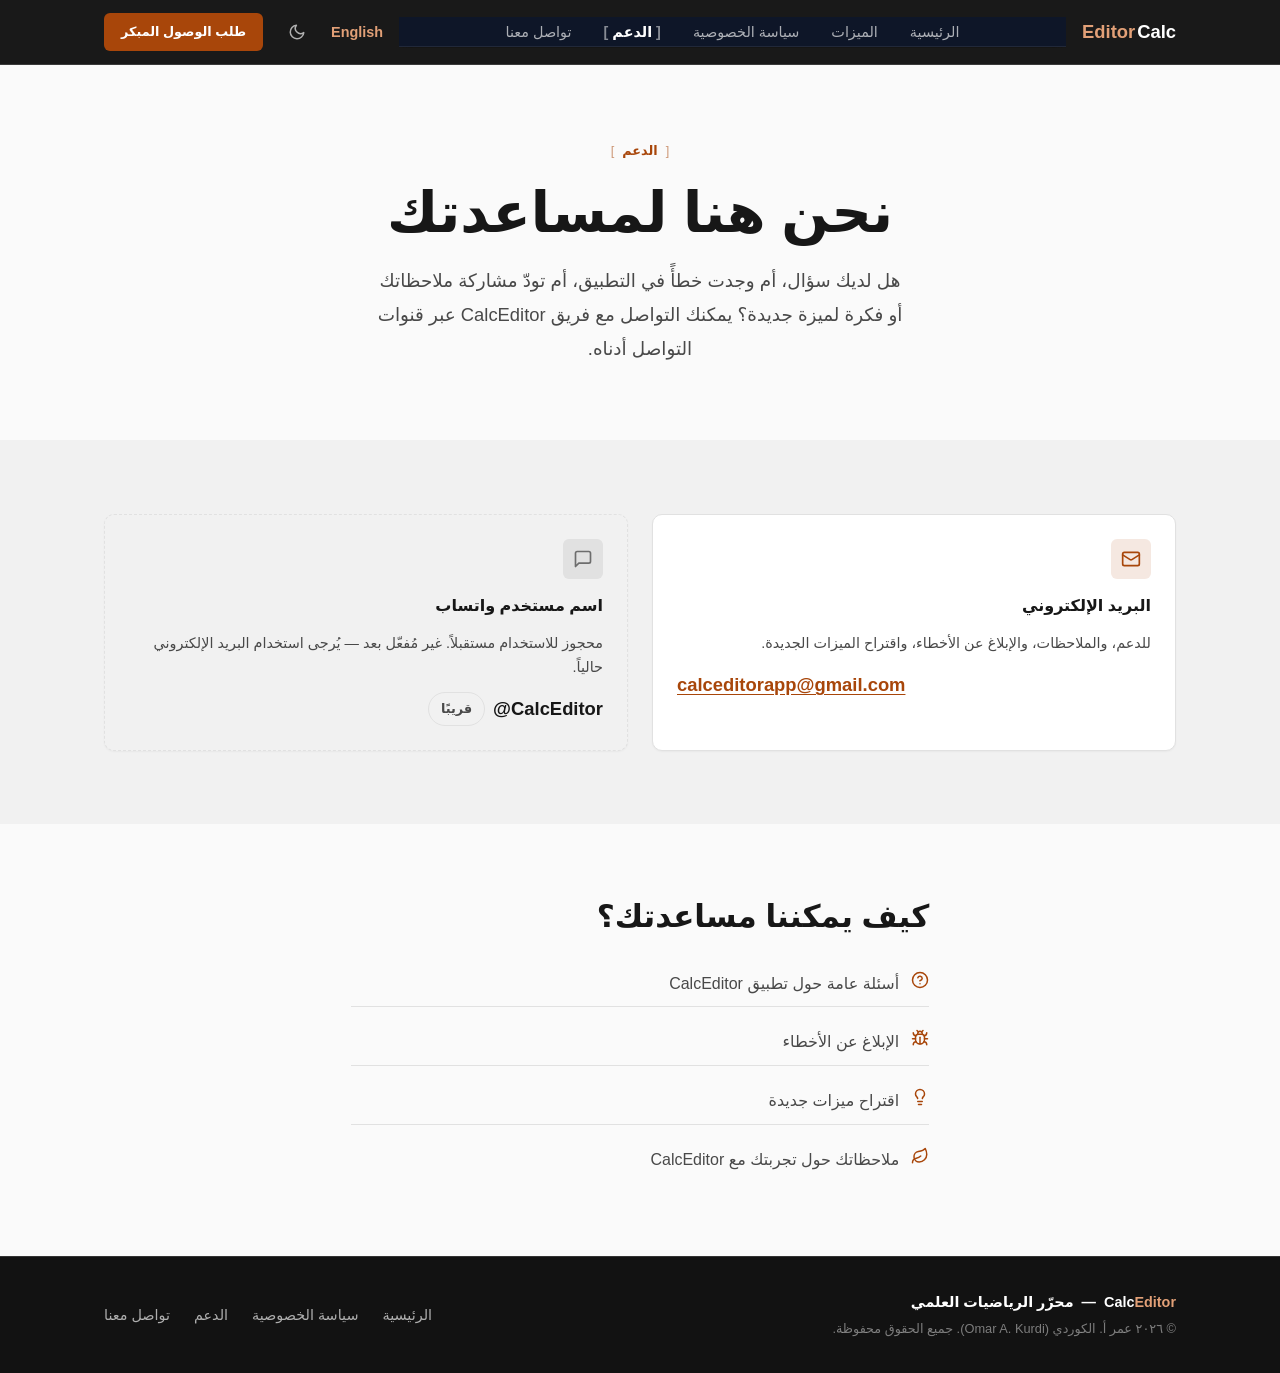
<file: support/index_ar.html>
<!DOCTYPE html>
<html lang="ar" dir="rtl" data-site-lang="ar" data-site-page="support" data-site-root="..">
<head>
  <meta charset="UTF-8">
  <meta name="viewport" content="width=device-width, initial-scale=1.0">
  <title>CalcEditor — الدعم</title>
  <meta name="description" content="الدعم الفني لتطبيق CalcEditor. تواصل معنا للأسئلة أو الإبلاغ عن الأخطاء أو الملاحظات أو اقتراح الميزات.">
  <meta name="robots" content="index, follow">
  <script src="../assets/site.js?v=s007" charset="UTF-8"></script>
  <link rel="stylesheet" href="../assets/site.css?v=1691b">
  <link rel="stylesheet" href="../assets/css/site-design-system.css?v=s007c">
  <link rel="stylesheet" href="../assets/css/site-shell.css?v=s007c">
  <link rel="stylesheet" href="../assets/css/site-support.css?v=s007">
</head>
<body class="cx-shell">

<a href="#main-content" class="cx-skip-link">تخطَّ إلى المحتوى الرئيسي</a>

<!-- Site shell: shared header/nav (rendered by assets/site.js) -->
<header id="site-header"></header>

<main id="main-content">

<!-- ── Intro ──────────────────────────────────────────────── -->
<section class="cx-section support-hero">
  <div class="cx-container support-hero__inner">
    <p class="cx-eyebrow cx-eyebrow--bracketed">الدعم</p>
    <h1 class="cx-display">نحن هنا لمساعدتك</h1>
    <p class="cx-lead support-hero__desc">
      هل لديك سؤال، أم وجدت خطأً في التطبيق، أم تودّ مشاركة ملاحظاتك أو فكرة لميزة جديدة؟
      يمكنك التواصل مع فريق CalcEditor عبر قنوات التواصل أدناه.
    </p>
  </div>
</section>

<!-- ── Contact cards ──────────────────────────────────────── -->
<section class="cx-section support-surface-subtle">
  <div class="cx-container">
    <div class="cx-grid support-cards">

      <div class="cx-card support-card">
        <div class="cx-card__icon" aria-hidden="true">
          <svg width="20" height="20" viewBox="0 0 24 24" fill="none" stroke="currentColor" stroke-width="2" stroke-linecap="round" stroke-linejoin="round"><rect x="2" y="4" width="20" height="16" rx="2"/><path d="m22 7-8.97 5.7a1.94 1.94 0 0 1-2.06 0L2 7"/></svg>
        </div>
        <p class="cx-card__title">البريد الإلكتروني</p>
        <p class="cx-card__desc">للدعم، والملاحظات، والإبلاغ عن الأخطاء، واقتراح الميزات الجديدة.</p>
        <a href="mailto:calceditorapp@gmail.com" class="cx-link support-card__value" dir="ltr" aria-label="راسلنا عبر البريد الإلكتروني على calceditorapp@gmail.com">calceditorapp@gmail.com</a>
      </div>

      <div class="cx-card support-card support-card--pending">
        <div class="cx-card__icon" aria-hidden="true">
          <svg width="20" height="20" viewBox="0 0 24 24" fill="none" stroke="currentColor" stroke-width="2" stroke-linecap="round" stroke-linejoin="round"><path d="M21 15a2 2 0 0 1-2 2H7l-4 4V5a2 2 0 0 1 2-2h14a2 2 0 0 1 2 2z"/></svg>
        </div>
        <p class="cx-card__title">اسم مستخدم واتساب</p>
        <p class="cx-card__desc">محجوز للاستخدام مستقبلاً. غير مُفعّل بعد — يُرجى استخدام البريد الإلكتروني حالياً.</p>
        <div class="support-card__status-row">
          <span class="support-card__value support-card__value--static" dir="ltr">@CalcEditor</span>
          <span class="cx-badge">قريبًا</span>
        </div>
      </div>

    </div>
  </div>
</section>

<!-- ── Contact guidance ───────────────────────────────────── -->
<section class="cx-section">
  <div class="cx-container">
    <div class="support-guidance">
      <h2 class="cx-h2">كيف يمكننا مساعدتك؟</h2>
      <ul class="support-guidance__list">
        <li>
          <svg width="18" height="18" viewBox="0 0 24 24" fill="none" stroke="currentColor" stroke-width="2" stroke-linecap="round" stroke-linejoin="round" aria-hidden="true"><circle cx="12" cy="12" r="10"/><path d="M9.09 9a3 3 0 0 1 5.83 1c0 2-3 3-3 3"/><line x1="12" y1="17" x2="12.01" y2="17"/></svg>
          <span>أسئلة عامة حول تطبيق CalcEditor</span>
        </li>
        <li>
          <svg width="18" height="18" viewBox="0 0 24 24" fill="none" stroke="currentColor" stroke-width="2" stroke-linecap="round" stroke-linejoin="round" aria-hidden="true"><path d="m8 2 1.88 1.88"/><path d="M14.12 3.88 16 2"/><path d="M9 7.13v-1a3.003 3.003 0 1 1 6 0v1"/><path d="M12 20c-3.3 0-6-2.7-6-6v-3a4 4 0 0 1 4-4h4a4 4 0 0 1 4 4v3c0 3.3-2.7 6-6 6"/><path d="M12 20v-9"/><path d="M6.53 9C4.6 8.8 3 7.1 3 5"/><path d="M6 13H2"/><path d="M3 21c0-2.1 1.7-3.9 3.8-4"/><path d="M20.97 5c0 2.1-1.6 3.8-3.5 4"/><path d="M22 13h-4"/><path d="M17.2 17c2.1.1 3.8 1.9 3.8 4"/></svg>
          <span>الإبلاغ عن الأخطاء</span>
        </li>
        <li>
          <svg width="18" height="18" viewBox="0 0 24 24" fill="none" stroke="currentColor" stroke-width="2" stroke-linecap="round" stroke-linejoin="round" aria-hidden="true"><path d="M9 18h6"/><path d="M10 22h4"/><path d="M15.09 14c.18-.98.65-1.74 1.41-2.5A4.65 4.65 0 0 0 18 8 6 6 0 0 0 6 8c0 1 .23 2.23 1.5 3.5A4.61 4.61 0 0 1 8.91 14"/></svg>
          <span>اقتراح ميزات جديدة</span>
        </li>
        <li>
          <svg width="18" height="18" viewBox="0 0 24 24" fill="none" stroke="currentColor" stroke-width="2" stroke-linecap="round" stroke-linejoin="round" aria-hidden="true"><path d="M11 20A7 7 0 0 1 9.8 6.1C15.5 5 17 4.48 19 2c1 2 2 4.18 2 8 0 5.5-4.78 10-10 10Z"/><path d="M2 21c0-3 1.85-5.36 5.08-6C9.5 14.52 12 13 13 12"/></svg>
          <span>ملاحظاتك حول تجربتك مع CalcEditor</span>
        </li>
      </ul>
    </div>
  </div>
</section>

</main>

<!-- Site shell: shared footer (rendered by assets/site.js) -->
<footer id="site-footer"></footer>

</body>
</html>
</file>
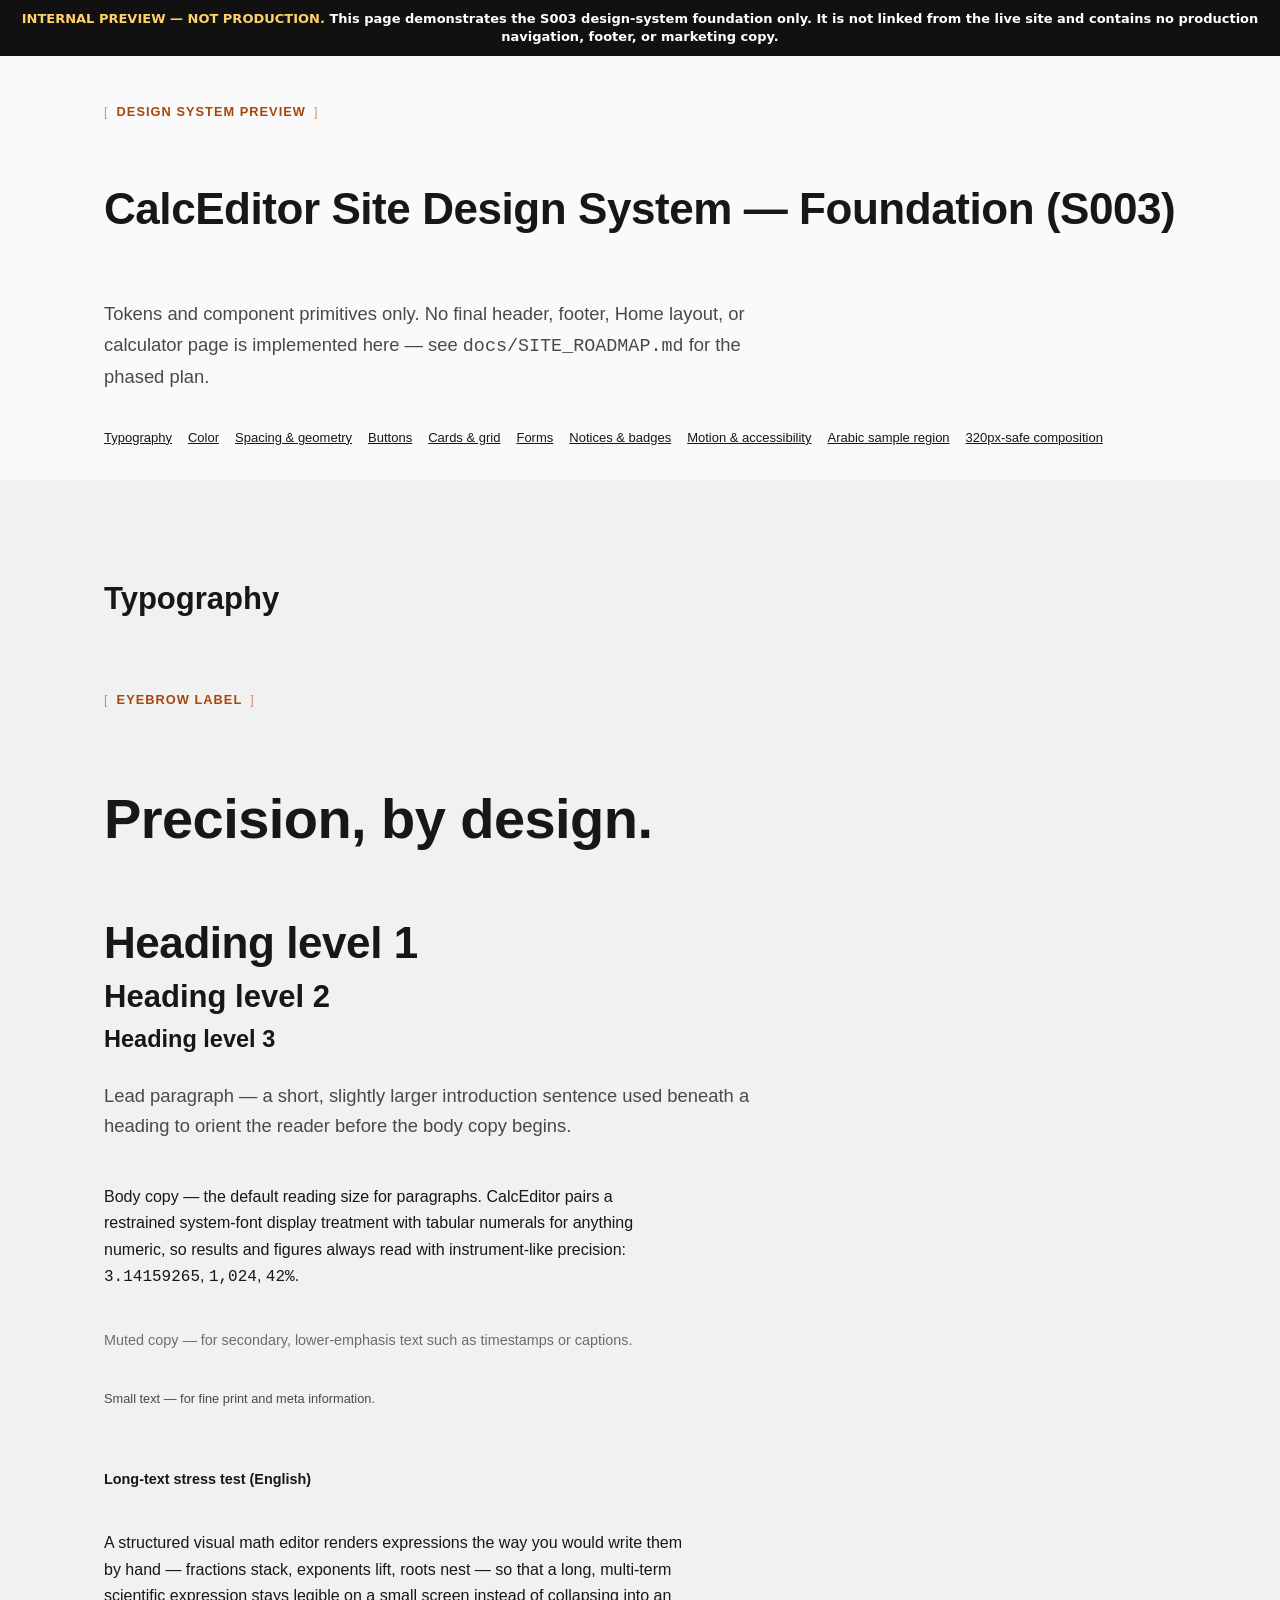
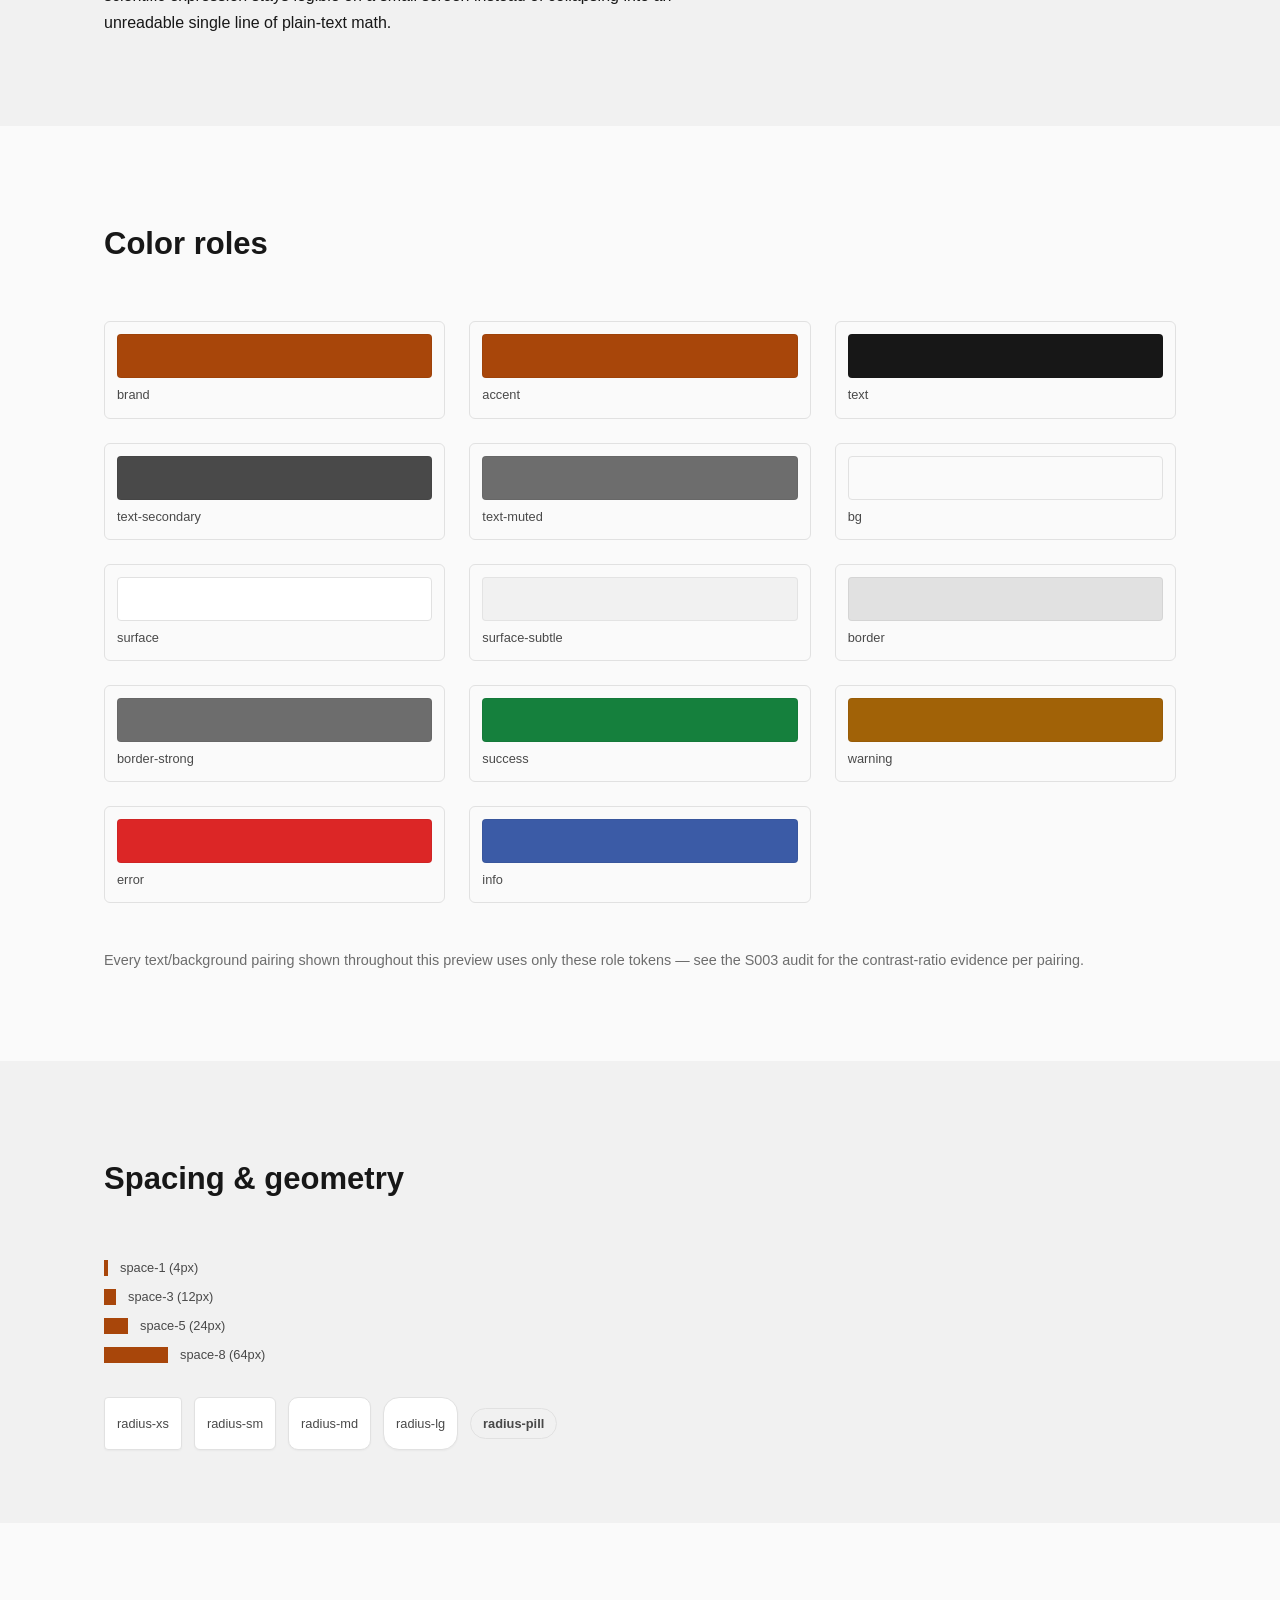
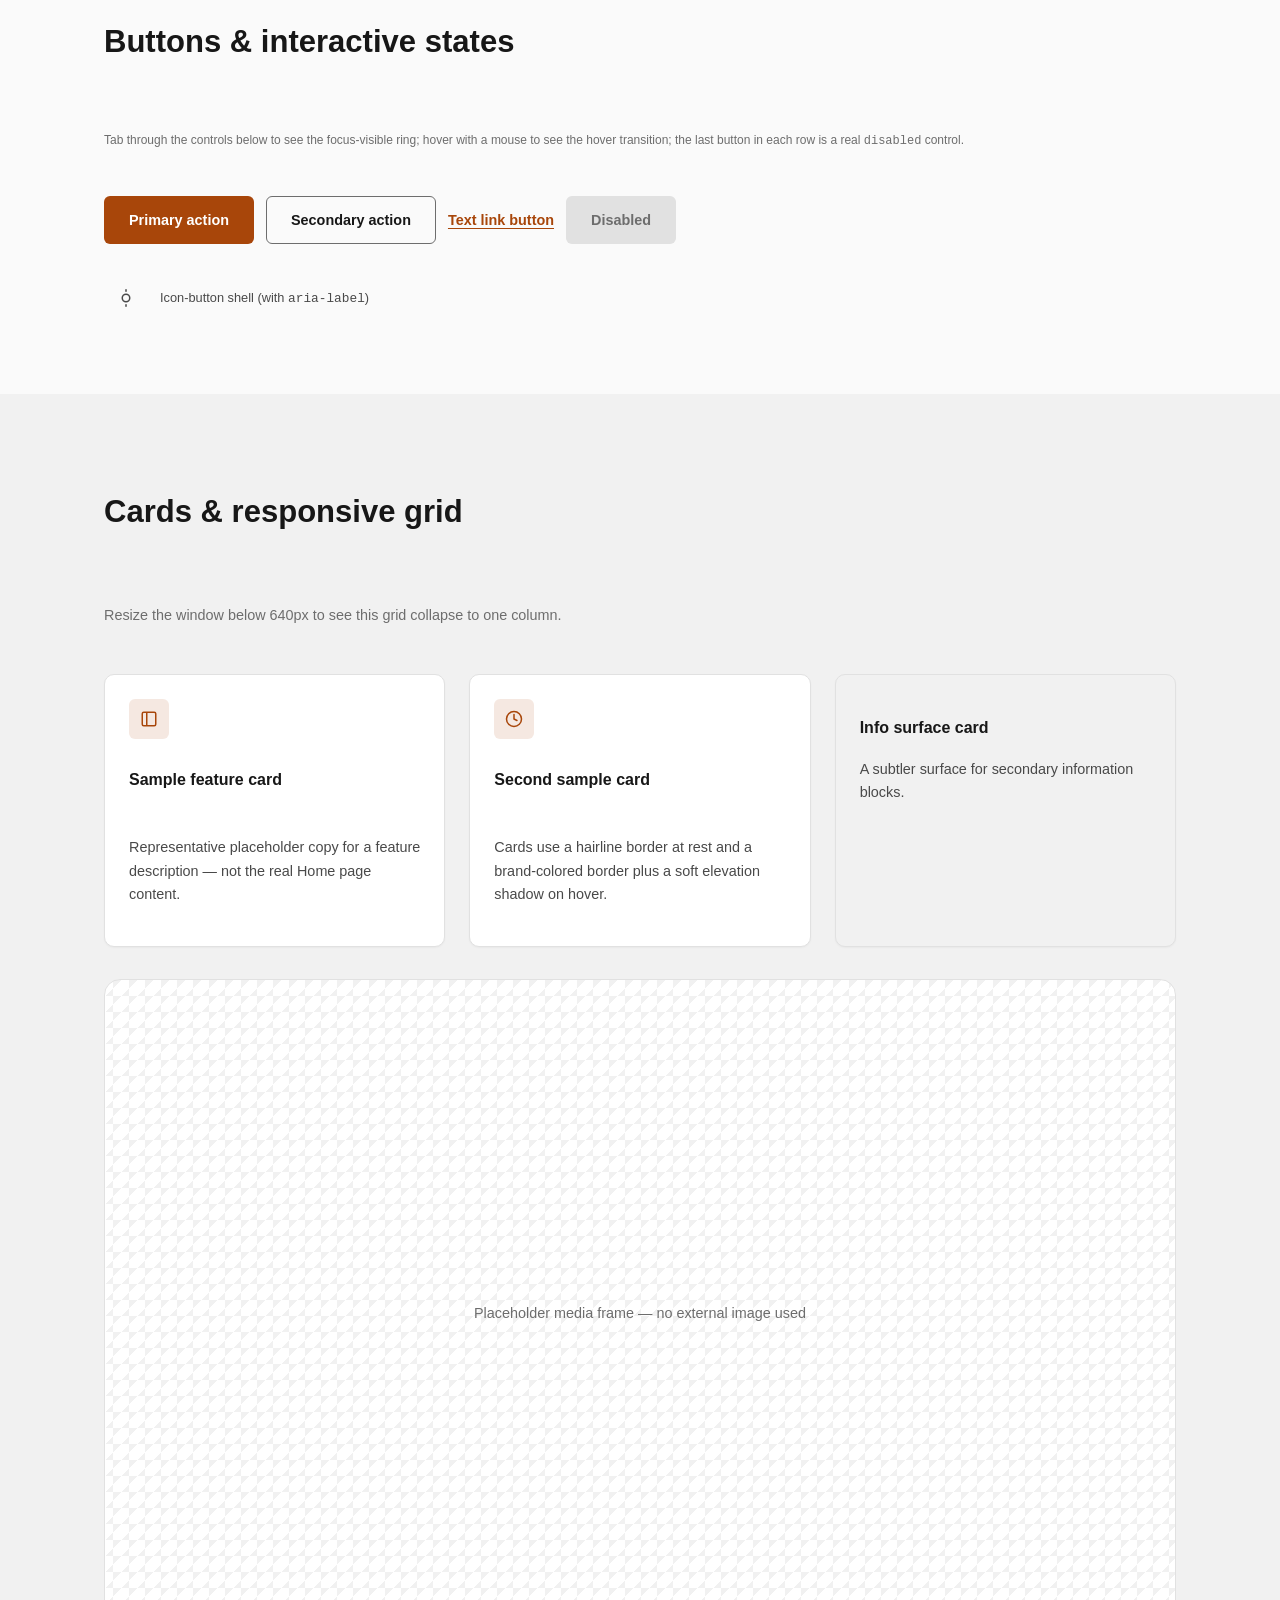
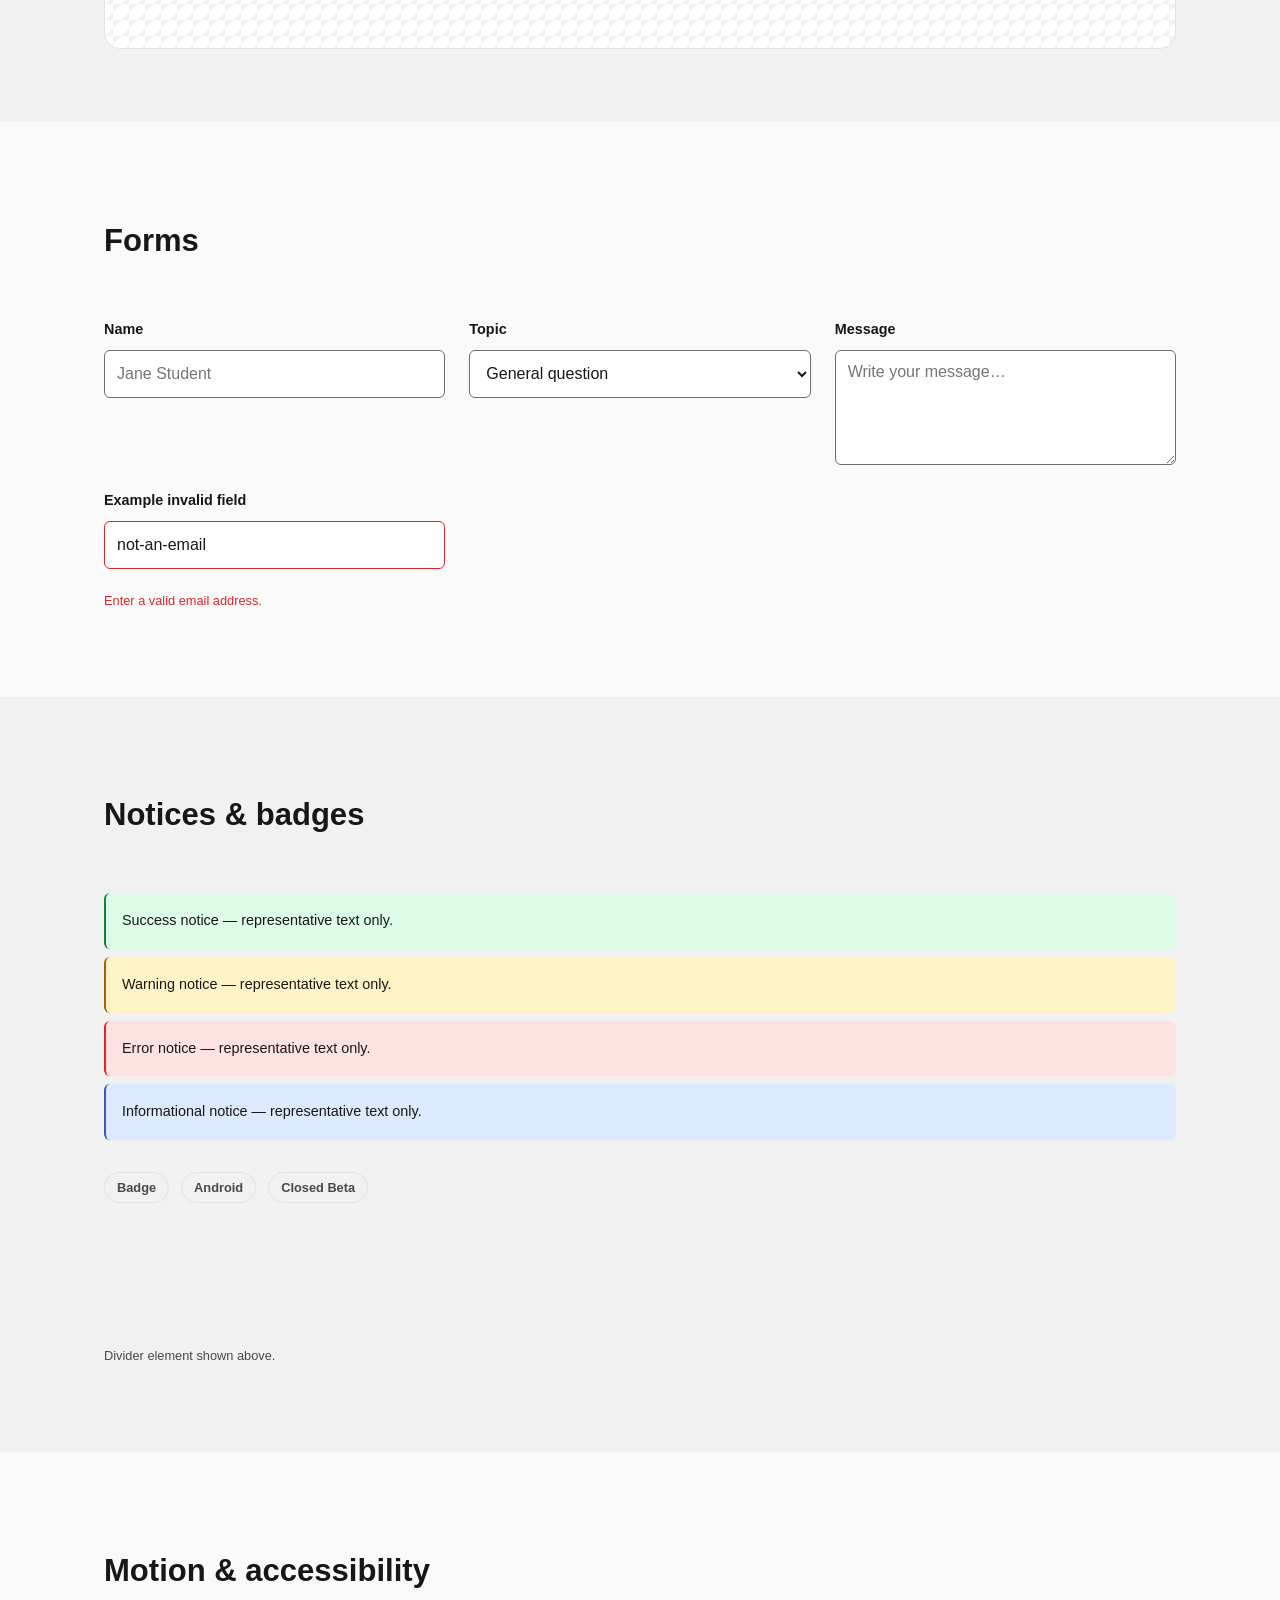
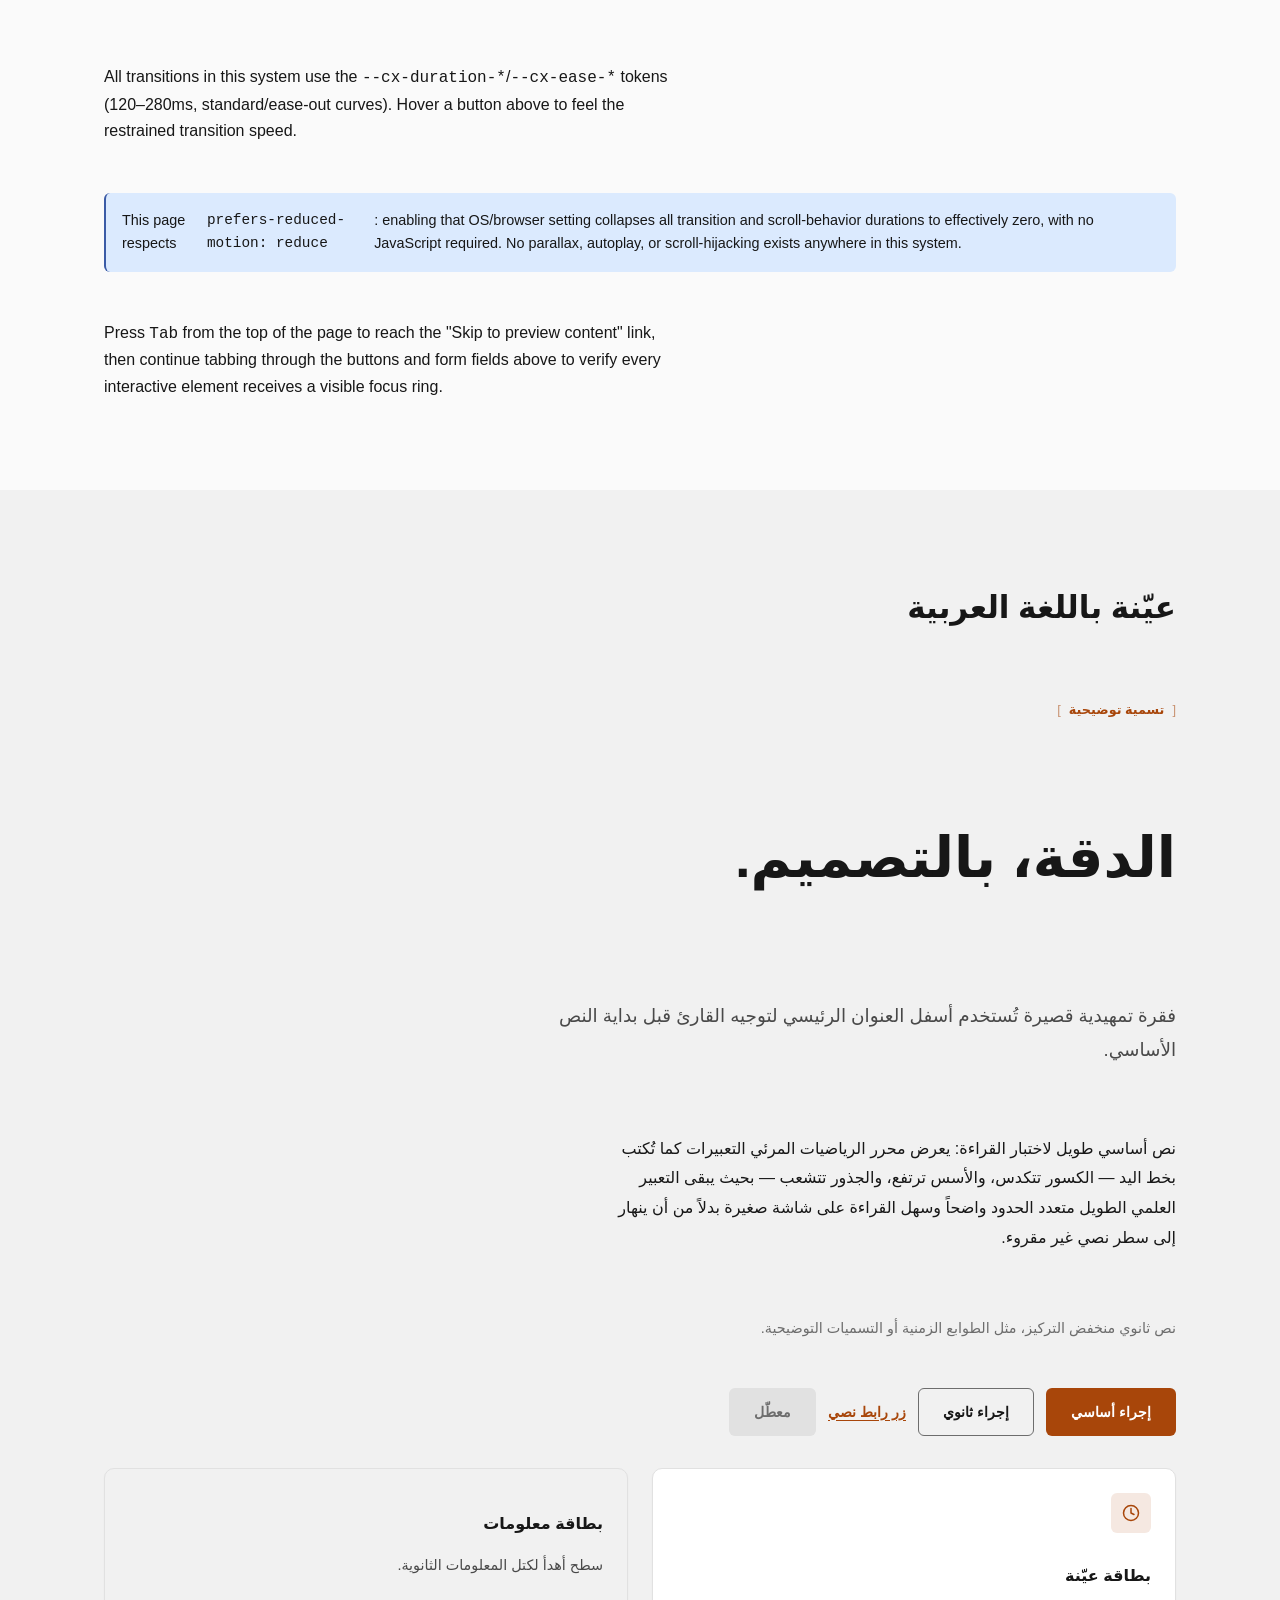
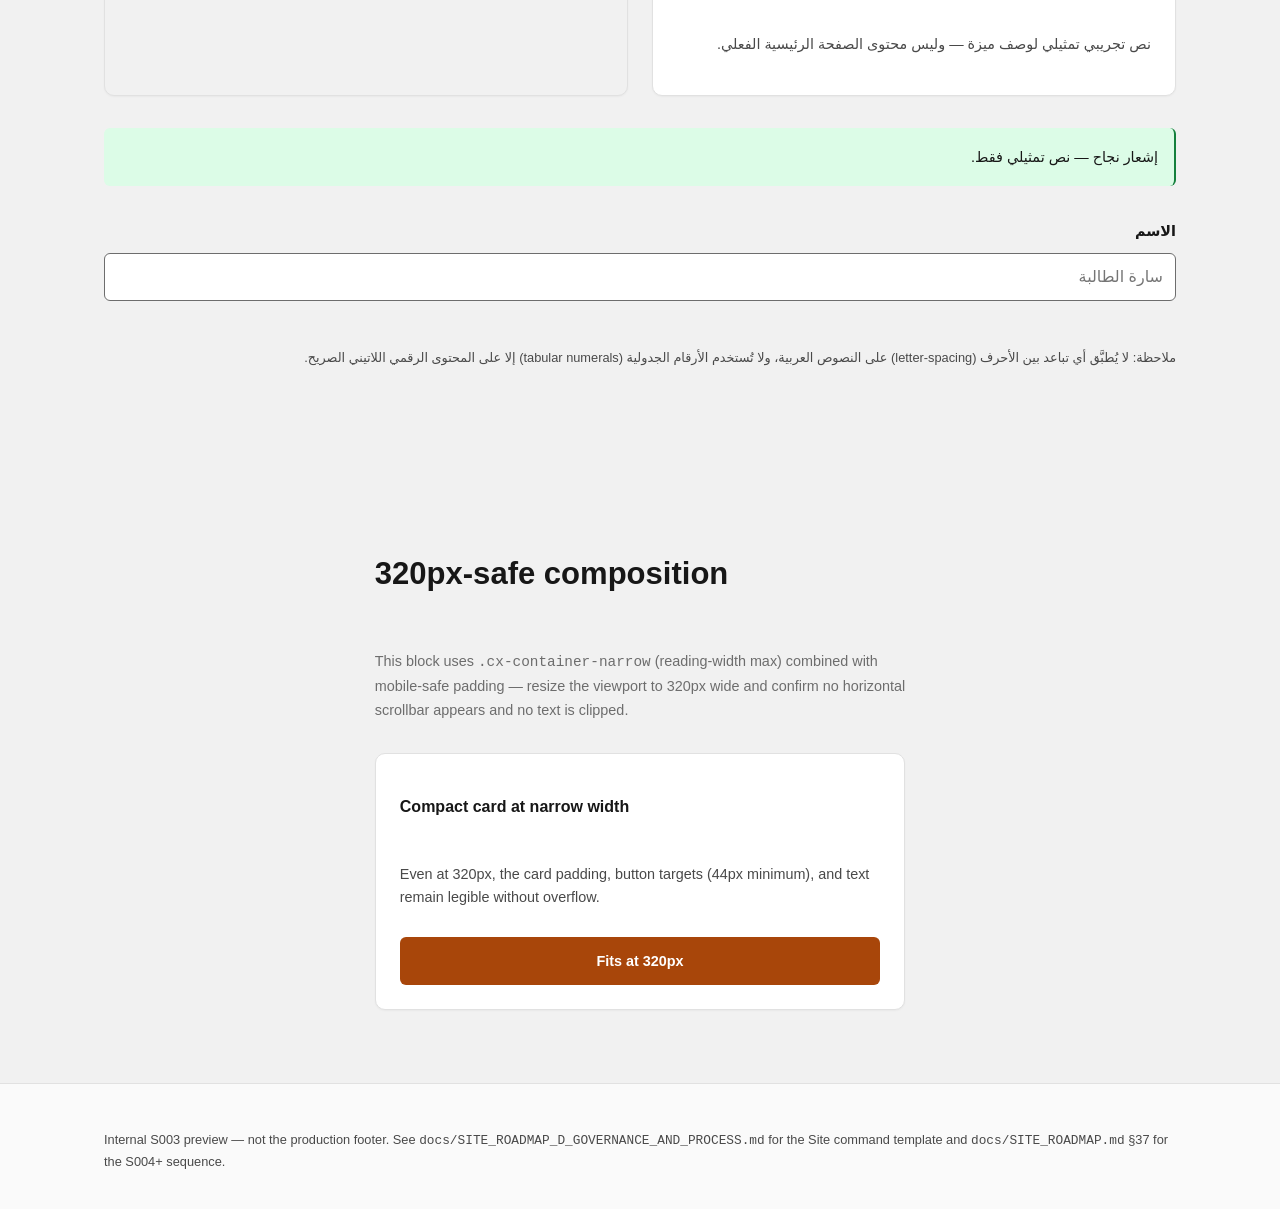
<file: docs/previews/SITE_DESIGN_SYSTEM_PREVIEW.html>
<!DOCTYPE html>
<html lang="en" dir="ltr">
<head>
<meta charset="UTF-8">
<meta name="viewport" content="width=device-width, initial-scale=1.0">
<meta name="robots" content="noindex, nofollow">
<title>[INTERNAL PREVIEW] CalcEditor Site Design System — S003</title>
<link rel="stylesheet" href="../../assets/css/site-design-system.css">
<style>
  /* Preview-harness-only styling. Not part of the design system itself
     and not intended for production use. */
  body{margin:0}
  .preview-banner{
    background:#111;color:#fff;
    padding:10px 16px;
    font:600 13px/1.4 system-ui,sans-serif;
    text-align:center;
  }
  .preview-banner strong{color:#ffd166}
  .preview-toc{
    display:flex;flex-wrap:wrap;gap:8px 16px;
    font-size:13px;
  }
  .preview-toc a{color:inherit}
  .swatch{
    display:flex;flex-direction:column;gap:6px;
    border:1px solid var(--cx-color-border);
    border-radius:var(--cx-radius-sm);
    padding:var(--cx-space-3);
  }
  .swatch__chip{height:44px;border-radius:var(--cx-radius-xs);border:1px solid rgba(0,0,0,.06)}
  .kbd-hint{font-size:12px;color:var(--cx-color-text-muted)}
</style>
</head>
<body class="cx-shell">

<div class="preview-banner">
  <strong>INTERNAL PREVIEW — NOT PRODUCTION.</strong>
  This page demonstrates the S003 design-system foundation only. It is not linked from the live site and contains no production navigation, footer, or marketing copy.
</div>

<a class="cx-skip-link" href="#preview-main">Skip to preview content</a>

<header class="cx-section" style="padding-block:var(--cx-space-6)">
  <div class="cx-container cx-stack">
    <p class="cx-eyebrow cx-eyebrow--bracketed">Design System Preview</p>
    <h1 class="cx-h1">CalcEditor Site Design System — Foundation (S003)</h1>
    <p class="cx-lead">Tokens and component primitives only. No final header, footer, Home layout, or calculator page is implemented here — see <code>docs/SITE_ROADMAP.md</code> for the phased plan.</p>
    <nav class="preview-toc" aria-label="Preview sections">
      <a href="#typography">Typography</a>
      <a href="#color">Color</a>
      <a href="#spacing">Spacing &amp; geometry</a>
      <a href="#buttons">Buttons</a>
      <a href="#cards">Cards &amp; grid</a>
      <a href="#forms">Forms</a>
      <a href="#notices">Notices &amp; badges</a>
      <a href="#motion">Motion &amp; accessibility</a>
      <a href="#arabic">Arabic sample region</a>
      <a href="#narrow">320px-safe composition</a>
    </nav>
  </div>
</header>

<main id="preview-main">

<!-- ============ TYPOGRAPHY ============ -->
<section id="typography" class="cx-section" style="background:var(--cx-color-surface-subtle)">
  <div class="cx-container cx-stack-lg">
    <h2 class="cx-h2">Typography</h2>

    <div class="cx-stack-sm">
      <p class="cx-eyebrow cx-eyebrow--bracketed">Eyebrow label</p>
      <p class="cx-display">Precision, by design.</p>
      <h3 class="cx-h1" style="margin:0">Heading level 1</h3>
      <h3 class="cx-h2" style="margin:0">Heading level 2</h3>
      <h3 class="cx-h3" style="margin:0">Heading level 3</h3>
      <p class="cx-lead">Lead paragraph — a short, slightly larger introduction sentence used beneath a heading to orient the reader before the body copy begins.</p>
      <p class="cx-body">Body copy — the default reading size for paragraphs. CalcEditor pairs a restrained system-font display treatment with tabular numerals for anything numeric, so results and figures always read with instrument-like precision: <span class="cx-numeral">3.14159265</span>, <span class="cx-numeral">1,024</span>, <span class="cx-numeral">42%</span>.</p>
      <p class="cx-muted">Muted copy — for secondary, lower-emphasis text such as timestamps or captions.</p>
      <p class="cx-small">Small text — for fine print and meta information.</p>
    </div>

    <div class="cx-stack-sm">
      <p class="cx-label" style="font-weight:700">Long-text stress test (English)</p>
      <p class="cx-body">A structured visual math editor renders expressions the way you would write them by hand — fractions stack, exponents lift, roots nest — so that a long, multi-term scientific expression stays legible on a small screen instead of collapsing into an unreadable single line of plain-text math.</p>
    </div>
  </div>
</section>

<!-- ============ COLOR ============ -->
<section id="color" class="cx-section">
  <div class="cx-container cx-stack-lg">
    <h2 class="cx-h2">Color roles</h2>
    <div class="cx-grid">
      <div class="swatch"><div class="swatch__chip" style="background:var(--cx-color-brand)"></div><span class="cx-small">brand</span></div>
      <div class="swatch"><div class="swatch__chip" style="background:var(--cx-color-accent)"></div><span class="cx-small">accent</span></div>
      <div class="swatch"><div class="swatch__chip" style="background:var(--cx-color-text)"></div><span class="cx-small">text</span></div>
      <div class="swatch"><div class="swatch__chip" style="background:var(--cx-color-text-secondary)"></div><span class="cx-small">text-secondary</span></div>
      <div class="swatch"><div class="swatch__chip" style="background:var(--cx-color-text-muted)"></div><span class="cx-small">text-muted</span></div>
      <div class="swatch"><div class="swatch__chip" style="background:var(--cx-color-bg);border:1px solid var(--cx-color-border)"></div><span class="cx-small">bg</span></div>
      <div class="swatch"><div class="swatch__chip" style="background:var(--cx-color-surface);border:1px solid var(--cx-color-border)"></div><span class="cx-small">surface</span></div>
      <div class="swatch"><div class="swatch__chip" style="background:var(--cx-color-surface-subtle)"></div><span class="cx-small">surface-subtle</span></div>
      <div class="swatch"><div class="swatch__chip" style="background:var(--cx-color-border)"></div><span class="cx-small">border</span></div>
      <div class="swatch"><div class="swatch__chip" style="background:var(--cx-color-border-strong)"></div><span class="cx-small">border-strong</span></div>
      <div class="swatch"><div class="swatch__chip" style="background:var(--cx-color-success)"></div><span class="cx-small">success</span></div>
      <div class="swatch"><div class="swatch__chip" style="background:var(--cx-color-warning)"></div><span class="cx-small">warning</span></div>
      <div class="swatch"><div class="swatch__chip" style="background:var(--cx-color-error)"></div><span class="cx-small">error</span></div>
      <div class="swatch"><div class="swatch__chip" style="background:var(--cx-color-info)"></div><span class="cx-small">info</span></div>
    </div>
    <p class="cx-muted">Every text/background pairing shown throughout this preview uses only these role tokens — see the S003 audit for the contrast-ratio evidence per pairing.</p>
  </div>
</section>

<!-- ============ SPACING / GEOMETRY ============ -->
<section id="spacing" class="cx-section" style="background:var(--cx-color-surface-subtle)">
  <div class="cx-container cx-stack-lg">
    <h2 class="cx-h2">Spacing &amp; geometry</h2>
    <div class="cx-stack-sm">
      <div style="display:flex;align-items:center;gap:var(--cx-space-3)">
        <div style="width:var(--cx-space-1);height:16px;background:var(--cx-color-brand)"></div><span class="cx-small">space-1 (4px)</span>
      </div>
      <div style="display:flex;align-items:center;gap:var(--cx-space-3)">
        <div style="width:var(--cx-space-3);height:16px;background:var(--cx-color-brand)"></div><span class="cx-small">space-3 (12px)</span>
      </div>
      <div style="display:flex;align-items:center;gap:var(--cx-space-3)">
        <div style="width:var(--cx-space-5);height:16px;background:var(--cx-color-brand)"></div><span class="cx-small">space-5 (24px)</span>
      </div>
      <div style="display:flex;align-items:center;gap:var(--cx-space-3)">
        <div style="width:var(--cx-space-8);height:16px;background:var(--cx-color-brand)"></div><span class="cx-small">space-8 (64px)</span>
      </div>
    </div>
    <div class="cx-inline">
      <div class="cx-card" style="border-radius:var(--cx-radius-xs);padding:var(--cx-space-3)"><span class="cx-small">radius-xs</span></div>
      <div class="cx-card" style="border-radius:var(--cx-radius-sm);padding:var(--cx-space-3)"><span class="cx-small">radius-sm</span></div>
      <div class="cx-card" style="border-radius:var(--cx-radius-md);padding:var(--cx-space-3)"><span class="cx-small">radius-md</span></div>
      <div class="cx-card" style="border-radius:var(--cx-radius-lg);padding:var(--cx-space-3)"><span class="cx-small">radius-lg</span></div>
      <div class="cx-badge" style="border-radius:var(--cx-radius-pill)">radius-pill</div>
    </div>
  </div>
</section>

<!-- ============ BUTTONS ============ -->
<section id="buttons" class="cx-section">
  <div class="cx-container cx-stack-lg">
    <h2 class="cx-h2">Buttons &amp; interactive states</h2>
    <p class="kbd-hint">Tab through the controls below to see the focus-visible ring; hover with a mouse to see the hover transition; the last button in each row is a real <code>disabled</code> control.</p>
    <div class="cx-inline">
      <button class="cx-btn cx-btn--primary">Primary action</button>
      <button class="cx-btn cx-btn--secondary">Secondary action</button>
      <button class="cx-btn cx-btn--text">Text link button</button>
      <button class="cx-btn cx-btn--primary" disabled>Disabled</button>
    </div>
    <div class="cx-inline">
      <button class="cx-icon-btn" aria-label="Example icon action">
        <svg width="18" height="18" viewBox="0 0 24 24" fill="none" stroke="currentColor" stroke-width="2" stroke-linecap="round" stroke-linejoin="round"><circle cx="12" cy="12" r="5"/><line x1="12" y1="1" x2="12" y2="3"/><line x1="12" y1="21" x2="12" y2="23"/></svg>
      </button>
      <span class="cx-small">Icon-button shell (with <code>aria-label</code>)</span>
    </div>
  </div>
</section>

<!-- ============ CARDS / GRID ============ -->
<section id="cards" class="cx-section" style="background:var(--cx-color-surface-subtle)">
  <div class="cx-container cx-stack-lg">
    <h2 class="cx-h2">Cards &amp; responsive grid</h2>
    <p class="cx-muted">Resize the window below 640px to see this grid collapse to one column.</p>
    <div class="cx-grid">
      <div class="cx-card cx-card--feature">
        <div class="cx-card__icon" aria-hidden="true">
          <svg width="18" height="18" viewBox="0 0 24 24" fill="none" stroke="currentColor" stroke-width="2" stroke-linecap="round" stroke-linejoin="round"><path d="M9 3H5a2 2 0 0 0-2 2v4m6-6h10a2 2 0 0 1 2 2v10M9 3v18m0 0h10a2 2 0 0 0 2-2V9M9 21H5a2 2 0 0 1-2-2V9"/></svg>
        </div>
        <p class="cx-card__title">Sample feature card</p>
        <p class="cx-card__desc">Representative placeholder copy for a feature description — not the real Home page content.</p>
      </div>
      <div class="cx-card cx-card--feature">
        <div class="cx-card__icon" aria-hidden="true">
          <svg width="18" height="18" viewBox="0 0 24 24" fill="none" stroke="currentColor" stroke-width="2" stroke-linecap="round" stroke-linejoin="round"><circle cx="12" cy="12" r="10"/><polyline points="12 6 12 12 16 14"/></svg>
        </div>
        <p class="cx-card__title">Second sample card</p>
        <p class="cx-card__desc">Cards use a hairline border at rest and a brand-colored border plus a soft elevation shadow on hover.</p>
      </div>
      <div class="cx-card cx-card--info">
        <p class="cx-card__title">Info surface card</p>
        <p class="cx-card__desc">A subtler surface for secondary information blocks.</p>
      </div>
    </div>
    <div class="cx-media-frame" role="img" aria-label="Placeholder for a future app screenshot">Placeholder media frame — no external image used</div>
  </div>
</section>

<!-- ============ FORMS ============ -->
<section id="forms" class="cx-section">
  <div class="cx-container cx-stack-lg">
    <h2 class="cx-h2">Forms</h2>
    <div class="cx-grid">
      <div class="cx-field">
        <label class="cx-label" for="prev-name">Name</label>
        <input class="cx-input" id="prev-name" type="text" placeholder="Jane Student">
      </div>
      <div class="cx-field">
        <label class="cx-label" for="prev-topic">Topic</label>
        <select class="cx-select" id="prev-topic">
          <option>General question</option>
          <option>Closed beta access</option>
          <option>Privacy question</option>
        </select>
      </div>
      <div class="cx-field">
        <label class="cx-label" for="prev-msg">Message</label>
        <textarea class="cx-textarea" id="prev-msg" placeholder="Write your message…"></textarea>
      </div>
      <div class="cx-field">
        <label class="cx-label" for="prev-invalid">Example invalid field</label>
        <input class="cx-input cx-input--invalid" id="prev-invalid" type="email" value="not-an-email" aria-invalid="true" aria-describedby="prev-invalid-msg">
        <p class="cx-validation" id="prev-invalid-msg">Enter a valid email address.</p>
      </div>
    </div>
  </div>
</section>

<!-- ============ NOTICES / BADGES ============ -->
<section id="notices" class="cx-section" style="background:var(--cx-color-surface-subtle)">
  <div class="cx-container cx-stack-lg">
    <h2 class="cx-h2">Notices &amp; badges</h2>
    <div class="cx-stack-sm">
      <div class="cx-notice cx-notice--success">Success notice — representative text only.</div>
      <div class="cx-notice cx-notice--warning">Warning notice — representative text only.</div>
      <div class="cx-notice cx-notice--error">Error notice — representative text only.</div>
      <div class="cx-notice">Informational notice — representative text only.</div>
    </div>
    <div class="cx-inline">
      <span class="cx-badge">Badge</span>
      <span class="cx-badge">Android</span>
      <span class="cx-badge">Closed Beta</span>
    </div>
    <hr class="cx-divider">
    <p class="cx-small">Divider element shown above.</p>
  </div>
</section>

<!-- ============ MOTION / ACCESSIBILITY ============ -->
<section id="motion" class="cx-section">
  <div class="cx-container cx-stack-lg">
    <h2 class="cx-h2">Motion &amp; accessibility</h2>
    <p class="cx-body">All transitions in this system use the <code>--cx-duration-*</code>/<code>--cx-ease-*</code> tokens (120–280ms, standard/ease-out curves). Hover a button above to feel the restrained transition speed.</p>
    <div class="cx-notice">
      This page respects <code>prefers-reduced-motion: reduce</code>: enabling that OS/browser setting collapses all transition and scroll-behavior durations to effectively zero, with no JavaScript required. No parallax, autoplay, or scroll-hijacking exists anywhere in this system.
    </div>
    <p class="cx-body">Press <kbd>Tab</kbd> from the top of the page to reach the "Skip to preview content" link, then continue tabbing through the buttons and form fields above to verify every interactive element receives a visible focus ring.</p>
  </div>
</section>

<!-- ============ ARABIC SAMPLE REGION ============ -->
<section id="arabic" lang="ar" dir="rtl" class="cx-section" style="background:var(--cx-color-surface-subtle)">
  <div class="cx-container cx-stack-lg">
    <h2 class="cx-h2">عيّنة باللغة العربية</h2>
    <p class="cx-eyebrow cx-eyebrow--bracketed">تسمية توضيحية</p>
    <p class="cx-display">الدقة، بالتصميم.</p>
    <p class="cx-lead">فقرة تمهيدية قصيرة تُستخدم أسفل العنوان الرئيسي لتوجيه القارئ قبل بداية النص الأساسي.</p>
    <p class="cx-body">نص أساسي طويل لاختبار القراءة: يعرض محرر الرياضيات المرئي التعبيرات كما تُكتب بخط اليد — الكسور تتكدس، والأسس ترتفع، والجذور تتشعب — بحيث يبقى التعبير العلمي الطويل متعدد الحدود واضحاً وسهل القراءة على شاشة صغيرة بدلاً من أن ينهار إلى سطر نصي غير مقروء.</p>
    <p class="cx-muted">نص ثانوي منخفض التركيز، مثل الطوابع الزمنية أو التسميات التوضيحية.</p>

    <div class="cx-inline">
      <button class="cx-btn cx-btn--primary">إجراء أساسي</button>
      <button class="cx-btn cx-btn--secondary">إجراء ثانوي</button>
      <button class="cx-btn cx-btn--text">زر رابط نصي</button>
      <button class="cx-btn cx-btn--primary" disabled>معطّل</button>
    </div>

    <div class="cx-grid">
      <div class="cx-card cx-card--feature">
        <div class="cx-card__icon" aria-hidden="true">
          <svg width="18" height="18" viewBox="0 0 24 24" fill="none" stroke="currentColor" stroke-width="2" stroke-linecap="round" stroke-linejoin="round"><circle cx="12" cy="12" r="10"/><polyline points="12 6 12 12 16 14"/></svg>
        </div>
        <p class="cx-card__title">بطاقة عيّنة</p>
        <p class="cx-card__desc">نص تجريبي تمثيلي لوصف ميزة — وليس محتوى الصفحة الرئيسية الفعلي.</p>
      </div>
      <div class="cx-card cx-card--info">
        <p class="cx-card__title">بطاقة معلومات</p>
        <p class="cx-card__desc">سطح أهدأ لكتل المعلومات الثانوية.</p>
      </div>
    </div>

    <div class="cx-notice cx-notice--success">إشعار نجاح — نص تمثيلي فقط.</div>

    <div class="cx-field">
      <label class="cx-label" for="prev-name-ar">الاسم</label>
      <input class="cx-input" id="prev-name-ar" type="text" placeholder="سارة الطالبة">
    </div>

    <p class="cx-small">ملاحظة: لا يُطبَّق أي تباعد بين الأحرف (letter-spacing) على النصوص العربية، ولا تُستخدم الأرقام الجدولية (tabular numerals) إلا على المحتوى الرقمي اللاتيني الصريح.</p>
  </div>
</section>

<!-- ============ 320px-SAFE COMPOSITION ============ -->
<section id="narrow" class="cx-section" style="background:var(--cx-color-surface-subtle)">
  <div class="cx-container-narrow cx-stack">
    <h2 class="cx-h2">320px-safe composition</h2>
    <p class="cx-muted">This block uses <code>.cx-container-narrow</code> (reading-width max) combined with mobile-safe padding — resize the viewport to 320px wide and confirm no horizontal scrollbar appears and no text is clipped.</p>
    <div class="cx-card cx-card--feature">
      <p class="cx-card__title">Compact card at narrow width</p>
      <p class="cx-card__desc">Even at 320px, the card padding, button targets (44px minimum), and text remain legible without overflow.</p>
      <button class="cx-btn cx-btn--primary">Fits at 320px</button>
    </div>
  </div>
</section>

</main>

<footer class="cx-section" style="padding-block:var(--cx-space-6);border-top:1px solid var(--cx-color-border)">
  <div class="cx-container">
    <p class="cx-small">Internal S003 preview — <span class="cx-visually-hidden">end of design system preview content, </span>not the production footer. See <code>docs/SITE_ROADMAP_D_GOVERNANCE_AND_PROCESS.md</code> for the Site command template and <code>docs/SITE_ROADMAP.md</code> §37 for the S004+ sequence.</p>
  </div>
</footer>

</body>
</html>
</file>
<file: assets/site.css>
*,*::before,*::after{box-sizing:border-box;margin:0;padding:0}
:root{--navy:#0f172a;--navy2:#1e293b;--purple:#7c3aed;--purple-hover:#6d28d9;--purple-light:#a78bfa;--white:#fff;--bg:#fff;--gray-50:#f8fafc;--gray-100:#f1f5f9;--gray-200:#e2e8f0;--gray-500:#64748b;--gray-700:#334155;--gray-900:#0f172a;--text:#1e293b;--title:#0f172a;--h2:#1e293b;--h3:#334155;--meta:#64748b;--border:#e2e8f0;--table-border:#e2e8f0;--table-header-bg:#f1f5f9;--table-even-bg:#f8fafc;--summary-bg:#f0f7ff;--summary-border:#7c3aed;--site-link:#7c3aed;--radius:12px;--nav-action-width:100px}
@media (prefers-color-scheme:dark){:root:not(.light-theme){--bg:#13111c;--gray-50:#1b1828;--gray-100:#252036;--gray-200:#252036;--gray-500:#9994b0;--gray-700:#c5c2d6;--gray-900:#f3f0ff;--text:#e2e0eb;--title:#f3f0ff;--h2:#e2e0eb;--h3:#c5c2d6;--meta:#9994b0;--border:#252036;--table-border:#252036;--table-header-bg:#1b1828;--table-even-bg:#171422;--summary-bg:#211d33;--summary-border:#7c3aed;--site-link:#a78bfa}}
:root.dark-theme{--bg:#13111c;--gray-50:#1b1828;--gray-100:#252036;--gray-200:#252036;--gray-500:#9994b0;--gray-700:#c5c2d6;--gray-900:#f3f0ff;--text:#e2e0eb;--title:#f3f0ff;--h2:#e2e0eb;--h3:#c5c2d6;--meta:#9994b0;--border:#252036;--table-border:#252036;--table-header-bg:#1b1828;--table-even-bg:#171422;--summary-bg:#211d33;--summary-border:#7c3aed;--site-link:#a78bfa}
html{scroll-behavior:smooth;overflow-y:scroll}html,body{max-width:100%}body{font-family:-apple-system,BlinkMacSystemFont,"Segoe UI",Roboto,"Helvetica Neue",Arial,sans-serif;font-size:16px;line-height:1.6;color:var(--text);background:var(--bg)}html[lang=ar] body{font-family:system-ui,-apple-system,BlinkMacSystemFont,"Segoe UI",Roboto,"Helvetica Neue",Arial,sans-serif}a{color:var(--site-link);text-decoration:none}a:hover{text-decoration:underline}
nav{position:sticky;top:0;z-index:100;background:rgba(15,23,42,.96);backdrop-filter:blur(8px);-webkit-backdrop-filter:blur(8px);border-bottom:1px solid rgba(255,255,255,.08);padding:0 24px}.nav-inner{max-width:1000px;margin:0 auto;display:flex;align-items:center;justify-content:space-between;min-height:56px;gap:16px}.nav-logo{flex:0 0 auto;font-size:1.1rem;font-weight:800;color:var(--white);letter-spacing:0;text-decoration:none}.nav-logo span{color:var(--purple-light)}.nav-links{display:flex;gap:24px;align-items:center;justify-content:flex-end;min-width:0}.nav-links a{color:rgba(255,255,255,.7);font-size:.875rem;font-weight:500;line-height:1.1;white-space:nowrap;transition:color .15s;text-decoration:none}.nav-links a:hover{color:var(--white);text-decoration:none}.nav-lang{color:var(--purple-light)!important;font-weight:600!important}.nav-action-slot{flex:0 0 var(--nav-action-width);width:var(--nav-action-width);display:flex}.nav-cta{display:inline-flex;align-items:center;justify-content:center;width:100%;min-height:33px;text-align:center;background:var(--purple);color:var(--white)!important;padding:7px 12px;border-radius:8px;font-weight:600!important;font-size:.8rem!important;letter-spacing:0}.nav-cta:hover{background:var(--purple-hover)!important}.theme-toggle-btn{width:34px;height:34px;flex:0 0 34px;background:none;border:0;color:rgba(255,255,255,.7);cursor:pointer;padding:6px;border-radius:6px;display:inline-flex;align-items:center;justify-content:center;transition:color .15s,background-color .15s}.theme-toggle-btn:hover{color:var(--white);background-color:rgba(255,255,255,.1)}.sun-icon{display:none}.moon-icon{display:block}:root.dark-theme .sun-icon{display:block}:root.dark-theme .moon-icon{display:none}@media (prefers-color-scheme:dark){:root:not(.light-theme) .sun-icon{display:block}:root:not(.light-theme) .moon-icon{display:none}}.hamburger-btn{display:none;width:34px;height:34px;flex:0 0 34px;background:none;border:0;color:rgba(255,255,255,.7);cursor:pointer;padding:6px;border-radius:6px;align-items:center;justify-content:center;transition:color .15s,background-color .15s}.hamburger-btn:hover{color:var(--white);background-color:rgba(255,255,255,.1)}.hamburger-icon line{transition:transform 0.25s ease,opacity 0.25s ease;transform-origin:12px 12px}.hamburger-btn.active .line-1{transform:translateY(6px) rotate(45deg)}.hamburger-btn.active .line-2{opacity:0}.hamburger-btn.active .line-3{transform:translateY(-6px) rotate(-45deg)}.mobile-dropdown{display:none;position:absolute;top:100%;left:0;right:0;background:rgba(15,23,42,0.98);backdrop-filter:blur(12px);-webkit-backdrop-filter:blur(12px);border-bottom:1px solid rgba(255,255,255,0.08);padding:16px 24px;flex-direction:column;gap:16px;opacity:0;transform:translateY(-10px);pointer-events:none;transition:opacity 0.25s ease,transform 0.25s ease;z-index:99}.mobile-dropdown.open{opacity:1;transform:translateY(0);pointer-events:auto}.mobile-theme-row{display:flex;align-items:center;justify-content:space-between;color:rgba(255,255,255,0.7);font-size:0.9rem;font-weight:500}.mobile-theme-row span{color:rgba(255,255,255,0.85)}.mobile-contact-link{display:block;color:rgba(255,255,255,0.85);font-size:0.9rem;font-weight:500;padding:12px 0 0;border-top:1px solid rgba(255,255,255,0.08);text-decoration:none}.mobile-contact-link:hover{color:var(--white);text-decoration:none}
.hero{background:linear-gradient(160deg,var(--navy) 0%,var(--navy2) 55%,#1a1040 100%);color:var(--white);padding:80px 24px 96px;text-align:center;position:relative;overflow:hidden}.hero::before{content:"";position:absolute;top:-60px;left:50%;transform:translateX(-50%);width:500px;height:500px;background:radial-gradient(circle,rgba(124,58,237,.18) 0%,transparent 70%);pointer-events:none}.hero-inner{max-width:680px;margin:0 auto;position:relative}.hero-badge{display:inline-block;background:rgba(124,58,237,.25);border:1px solid rgba(124,58,237,.45);color:var(--purple-light);font-size:.75rem;font-weight:700;letter-spacing:.8px;text-transform:uppercase;padding:5px 14px;border-radius:999px;margin-bottom:24px}.hero h1{font-size:clamp(2rem,5vw,3rem);font-weight:800;line-height:1.15;letter-spacing:0;margin-bottom:12px}html[lang=ar] .hero h1{line-height:1.25}.hero h1 em{font-style:normal;color:var(--purple-light)}.hero-tagline{font-size:clamp(1rem,2.5vw,1.2rem);color:rgba(255,255,255,.65);font-weight:400;margin-bottom:32px;letter-spacing:0}.hero-desc{font-size:.95rem;color:rgba(255,255,255,.55);max-width:480px;margin:0 auto 40px;line-height:1.7}.hero-actions{display:flex;gap:12px;justify-content:center;flex-wrap:wrap}.btn-primary,.btn-secondary{display:inline-flex;align-items:center;justify-content:center;gap:8px;font-weight:700;font-size:.9rem;padding:13px 28px;border-radius:10px;letter-spacing:0;transition:background .15s,transform .1s}.btn-primary{background:var(--purple);color:var(--white)}.btn-primary:hover{background:var(--purple-hover);text-decoration:none;transform:translateY(-1px)}.btn-secondary{background:rgba(255,255,255,.08);color:rgba(255,255,255,.85);font-weight:600;padding:13px 24px;border:1px solid rgba(255,255,255,.15)}.btn-secondary:hover{background:rgba(255,255,255,.14);text-decoration:none}
.trust-strip{background:var(--gray-50);border-top:1px solid var(--gray-200);border-bottom:1px solid var(--gray-200);padding:14px 24px}.trust-inner{max-width:1000px;margin:0 auto;display:flex;align-items:center;justify-content:center;gap:32px;flex-wrap:wrap}.trust-item{display:flex;align-items:center;gap:7px;font-size:.8rem;font-weight:600;color:var(--gray-500)}.trust-item svg{flex-shrink:0}.features{padding:72px 24px;background:var(--bg)}.section-inner{max-width:1000px;margin:0 auto}.section-label{text-align:center;font-size:.75rem;font-weight:700;letter-spacing:1px;text-transform:uppercase;color:var(--purple);margin-bottom:12px}.section-title{text-align:center;font-size:clamp(1.5rem,3.5vw,2rem);font-weight:800;color:var(--gray-900);margin-bottom:8px;letter-spacing:0}.section-sub{text-align:center;color:var(--gray-500);font-size:.95rem;max-width:480px;margin:0 auto 48px}.features-grid{display:grid;grid-template-columns:repeat(auto-fit,minmax(260px,1fr));gap:20px}.feature-card{background:var(--gray-50);border:1px solid var(--gray-200);border-radius:var(--radius);padding:24px;transition:border-color .15s,box-shadow .15s}.feature-card:hover{border-color:rgba(124,58,237,.35);box-shadow:0 4px 20px rgba(124,58,237,.08)}.feature-icon{width:40px;height:40px;background:rgba(124,58,237,.1);border-radius:10px;display:flex;align-items:center;justify-content:center;margin-bottom:14px}.feature-icon svg{color:var(--purple)}.feature-title{font-size:.95rem;font-weight:700;color:var(--gray-900);margin-bottom:6px}.feature-desc{font-size:.85rem;color:var(--gray-500);line-height:1.55}
.privacy-section{background:linear-gradient(135deg,var(--navy) 0%,#1a1040 100%);color:var(--white);padding:64px 24px}.privacy-inner{max-width:640px;margin:0 auto;text-align:center}.privacy-inner h2{font-size:clamp(1.4rem,3vw,1.8rem);font-weight:800;margin-bottom:16px;letter-spacing:0}.privacy-inner p{color:rgba(255,255,255,.65);font-size:.9rem;line-height:1.7;margin-bottom:28px}.privacy-chips{display:flex;flex-wrap:wrap;gap:10px;justify-content:center}.chip{background:rgba(255,255,255,.08);border:1px solid rgba(255,255,255,.15);color:rgba(255,255,255,.85);font-size:.78rem;font-weight:600;padding:6px 14px;border-radius:999px}.beta-section{padding:72px 24px;background:var(--gray-50);border-top:1px solid var(--gray-200)}.beta-inner{max-width:560px;margin:0 auto;text-align:center}.beta-inner h2{font-size:clamp(1.4rem,3vw,1.8rem);font-weight:800;color:var(--gray-900);margin-bottom:12px;letter-spacing:0}.beta-inner p{color:var(--gray-500);font-size:.9rem;margin-bottom:28px;line-height:1.65}.play-badge{display:inline-flex;align-items:center;gap:12px;background:var(--navy);color:var(--white);padding:13px 24px;border-radius:12px;font-weight:700;font-size:.9rem;border:2px solid var(--navy2);cursor:default;opacity:.85}.play-badge-sub{font-size:.7rem;font-weight:400;opacity:.7;display:block;margin-top:1px}.soon-tag{display:inline-block;background:rgba(124,58,237,.12);color:var(--purple);font-size:.72rem;font-weight:700;letter-spacing:.6px;text-transform:uppercase;padding:4px 12px;border-radius:999px;margin-bottom:16px;border:1px solid rgba(124,58,237,.25)}
body>footer{background:var(--navy);color:rgba(255,255,255,.6);padding:32px 24px}.footer-inner{max-width:1000px;margin:0 auto;display:flex;align-items:center;justify-content:space-between;flex-wrap:wrap;gap:16px}.footer-brand{font-size:.875rem;font-weight:700;color:rgba(255,255,255,.85)}.footer-brand span{color:var(--purple-light)}.footer-copy{font-size:.78rem;color:rgba(255,255,255,.4);margin-top:2px}.footer-links{display:flex;gap:20px;align-items:center;flex-wrap:wrap}.footer-links a{color:rgba(255,255,255,.55);font-size:.8rem;font-weight:500}.footer-links a:hover{color:var(--white);text-decoration:none}.play-badge-link{text-decoration:none;display:inline-block;transition:transform .2s ease}.play-badge-link:hover{transform:scale(1.02) translateY(-2px)}.play-badge-link:hover .play-badge{border-color:var(--purple-light);background:var(--navy2)}
.modal{position:fixed;inset:0;background:rgba(15,23,42,.85);backdrop-filter:blur(12px);display:flex;align-items:center;justify-content:center;z-index:1000;opacity:0;pointer-events:none;transition:opacity .25s ease}.modal:target{opacity:1;pointer-events:auto}.modal-content{background:var(--navy2);border:1px solid rgba(255,255,255,.1);padding:32px;border-radius:var(--radius);max-width:480px;width:90%;text-align:center;color:var(--white);box-shadow:0 20px 40px rgba(0,0,0,.4);position:relative}.modal-content h3{font-size:1.25rem;font-weight:800;margin-bottom:12px;color:var(--white)}.modal-content p{font-size:.9rem;color:rgba(255,255,255,.7);line-height:1.6;margin-bottom:20px}.modal-close{display:inline-block;background:var(--purple);color:var(--white)!important;padding:10px 24px;border-radius:8px;font-weight:700;font-size:.85rem;transition:background .15s;text-decoration:none}.modal-close:hover{background:var(--purple-hover);text-decoration:none}
.page{max-width:720px;margin:0 auto;padding:40px 16px 80px}.page header{border-bottom:2px solid var(--border);padding-bottom:24px;margin-bottom:32px}.page header h1{font-size:1.75rem;font-weight:700;color:var(--title);margin-bottom:8px}.page header .meta{font-size:.875rem;color:var(--meta)}.page header .meta span{display:block}.page h2{font-size:1.2rem;font-weight:700;color:var(--h2);margin:36px 0 12px;padding-bottom:4px;border-bottom:1px solid var(--border)}.page h3{font-size:1rem;font-weight:600;color:var(--h3);margin:20px 0 8px}.page p{margin-bottom:12px}.page ul,.page ol{padding-inline-start:24px;margin-bottom:12px}.page li{margin-bottom:6px}.page strong{font-weight:600}.page table{width:100%;border-collapse:collapse;margin:16px 0;font-size:.9rem}.page th,.page td{text-align:start;padding:10px 12px;border:1px solid var(--table-border);vertical-align:top}.page th{background:var(--table-header-bg);font-weight:600}.page tr:nth-child(even) td{background:var(--table-even-bg)}.summary-box{background:var(--summary-bg);border-inline-start:4px solid var(--summary-border);padding:14px 18px;border-radius:0 6px 6px 0;margin:16px 0 20px;font-size:.95rem}html[dir=rtl] .summary-box{border-radius:6px 0 0 6px}.page footer{margin-top:60px;padding-top:20px;border-top:1px solid var(--border);font-size:.8rem;color:var(--meta)}
@media (max-width:640px){html,body{overflow-x:hidden}nav{padding:0 14px}.nav-inner{min-height:56px;padding:0;flex-wrap:nowrap;gap:8px}.nav-logo{font-size:1rem;flex:0 1 auto;min-width:0;overflow:hidden;text-overflow:ellipsis;white-space:nowrap}.nav-links{flex:0 0 auto;width:auto;justify-content:flex-end;flex-wrap:nowrap;gap:8px}.nav-links a{font-size:.78rem}.nav-link-features,.nav-link-privacy,.nav-link-contact,#theme-toggle{display:none!important}.hamburger-btn{display:inline-flex!important}.mobile-dropdown{display:flex!important}.nav-action-slot{flex-basis:var(--nav-action-width);width:var(--nav-action-width)}.nav-cta{font-size:.76rem!important;padding:7px 10px}.hero{padding:56px 16px 64px}.hero::before{width:min(360px,120vw);height:min(360px,120vw)}.hero-badge{max-width:100%;white-space:normal;line-height:1.35}.hero h1{font-size:clamp(1.9rem,10vw,2.4rem);line-height:1.18;letter-spacing:0}html[lang=ar] .hero h1{line-height:1.22}.hero-desc{max-width:100%;margin-bottom:32px}.hero-actions{max-width:320px;margin:0 auto;flex-direction:column;align-items:stretch}.btn-primary,.btn-secondary{width:100%;min-height:48px;text-align:center;padding:12px 16px}.trust-strip,.features,.privacy-section,.beta-section,body>footer{padding-left:16px;padding-right:16px}.trust-inner{gap:12px 18px}.trust-item{font-size:.76rem}.section-inner,.privacy-inner,.beta-inner,.footer-inner{min-width:0}.features-grid{grid-template-columns:minmax(0,1fr)}.feature-card{min-width:0;padding:22px}.privacy-chips{gap:8px}.chip{max-width:100%}.play-badge{max-width:100%;justify-content:center}.footer-inner{justify-content:center;text-align:center}.footer-links{justify-content:center}.modal-content{width:calc(100% - 32px);padding:24px 18px}.page{max-width:100%;padding:28px 16px 64px}.page header h1{font-size:clamp(1.35rem,7vw,1.65rem);line-height:1.25;overflow-wrap:anywhere}.page .meta,.page p,.page li,.page td,.page th,.page a,.page code{overflow-wrap:anywhere;word-break:normal}.page ul,.page ol{padding-inline-start:20px}.page h2{font-size:1.08rem;line-height:1.35}.page table{display:block;width:100%;border:0;font-size:.84rem}.page thead{display:none}.page tbody,.page tr,.page th,.page td{display:block;width:100%}.page tr{border:1px solid var(--table-border);border-radius:8px;overflow:hidden;margin:0 0 12px;background:var(--bg)}.page th,.page td{border:0;border-bottom:1px solid var(--table-border);padding:9px 10px}.page th:last-child,.page td:last-child{border-bottom:0}.summary-box{padding:14px}}
@media (max-width:360px){nav{padding:0 8px}.nav-inner{gap:4px!important}.nav-links{gap:4px!important}.nav-links a{font-size:.72rem}.nav-logo{font-size:0.85rem!important;white-space:nowrap;letter-spacing:-0.2px}.hero{padding-top:48px}.hero-badge{font-size:.68rem}.feature-card{padding:18px}.page{padding-left:14px;padding-right:14px}}
</file>
<file: assets/css/site-design-system.css>
/*
  CalcEditor Site Design System — Foundation (S003)
  ---------------------------------------------------
  Standalone token + component-primitive layer. Not yet wired into
  production pages (index.html / index_ar.html / privacy-policy/*).
  Namespaced with a `cx-` prefix (custom properties: --cx-*, classes: .cx-*)
  so it can be adopted incrementally in S004/S005 without colliding with
  the existing assets/site.css class names.

  Design direction: a "precision instrument" reading of CalcEditor's
  identity — hairline borders over soft shadows, tabular/monospace
  numerals for anything numeric, a bracket-frame signature motif
  (mathematical grouping), a sharper/smaller radius scale used
  deliberately rather than uniformly. No external fonts, no build
  step — system font stacks only.

  S004B (color revision): the original navy/violet palette read as
  "too blue everywhere" per Owner feedback. Base neutrals are now
  genuine grays (no blue cast); the single accent is a copper/burnt-
  orange, used only for primary buttons, links, the active-nav/bracket
  indicator, and the focus ring — never as a background. See the
  Color Tokens section below for full before/after values, and
  docs/audits/SITE_COLOR_SYSTEM_REVISION_S004B_2026-07-29.md for the
  contrast re-verification.
*/

/* =========================================================
   1. TYPOGRAPHY TOKENS
   ========================================================= */
:root{
  /* Font stacks */
  --cx-font-en:-apple-system,BlinkMacSystemFont,"Segoe UI",Roboto,"Helvetica Neue",Arial,sans-serif;
  --cx-font-ar:"Segoe UI",-apple-system,BlinkMacSystemFont,Tahoma,Roboto,"Helvetica Neue",Arial,sans-serif;
  --cx-font-fallback:system-ui,sans-serif;
  --cx-font-data:ui-monospace,"SF Mono","Cascadia Code","Consolas","Roboto Mono",monospace;

  /* Type scale (fluid, clamp-based — stable across breakpoints without
     hard-coding device widths) */
  --cx-text-xs:clamp(0.75rem,0.72rem + 0.1vw,0.8rem);      /* small/meta */
  --cx-text-sm:clamp(0.85rem,0.82rem + 0.12vw,0.9rem);     /* labels, nav */
  --cx-text-base:clamp(0.95rem,0.92rem + 0.15vw,1rem);     /* body */
  --cx-text-lg:clamp(1.05rem,1rem + 0.2vw,1.15rem);        /* lead paragraph */
  --cx-text-xl:clamp(1.25rem,1.15rem + 0.4vw,1.5rem);      /* h3 */
  --cx-text-2xl:clamp(1.5rem,1.3rem + 0.8vw,2rem);         /* h2 */
  --cx-text-3xl:clamp(1.9rem,1.5rem + 1.6vw,2.75rem);      /* h1 */
  --cx-text-display:clamp(2.25rem,1.7rem + 2.4vw,3.5rem);  /* hero/display */

  /* Line height */
  --cx-leading-tight:1.15;
  --cx-leading-heading:1.25;
  --cx-leading-body:1.65;
  --cx-leading-body-ar:1.85; /* Arabic script benefits from extra leading */

  /* Weight */
  --cx-weight-regular:400;
  --cx-weight-medium:500;
  --cx-weight-semibold:600;
  --cx-weight-bold:700;
  --cx-weight-black:800;

  /* Letter spacing — LTR/English only; never applied to Arabic (see §6) */
  --cx-tracking-tight:-0.01em;
  --cx-tracking-normal:0;
  --cx-tracking-wide:0.04em;
  --cx-tracking-eyebrow:0.08em;

  /* Reading widths */
  --cx-measure-reading:65ch;
  --cx-measure-narrow:52ch;
}

/* =========================================================
   2. COLOR TOKENS  (revised S004B — neutral-first, single accent)
   ---------------------------------------------------------
   S004B replaced the previous navy/violet-tinted palette after Owner
   feedback that it read as "too blue everywhere" in both themes. Base
   neutrals below are genuine grays (R≈G≈B, no blue cast) rather than a
   navy/graphite tint. Exactly one accent hue remains — a copper/burnt-
   orange grounded in scientific-instrument materials (oxidized copper
   trace/calibration-mark tones), deliberately not blue, not violet, and
   not the generic near-black+acid-accent AI-design default: it sits in a
   warmer, more muted register than that cliché and is used only for
   primary buttons, links, the active-nav/bracket indicator, and the
   focus ring — never as a background or gradient. Previous values are
   recorded per-token below for the S004B before/after report.
   ========================================================= */
:root{
  /* Named palette (the "signature" families) */
  --cx-ink-950:#0a0a0a;   /* was #0b0f1d (navy-black) */
  --cx-ink-900:#121212;   /* was #0f1424 (navy-black) */
  --cx-ink-800:#1e1e1e;   /* was #171d33 (navy-black) */
  --cx-accent-300:#e2a077; /* was --cx-violet-300 #c4b5fd — light accent tint for dark-mode text */
  --cx-violet-300:var(--cx-accent-300); /* compatibility alias: assets/css/site-shell.css (S004, out of S004B's file scope) references --cx-violet-300 directly for the logo/lang-switch/footer accent — kept resolving to the new copper tone rather than left undefined */
  --cx-accent-500:#c2540e; /* was --cx-violet-500 #8b5cf6 */
  --cx-accent-600:#a8460a; /* was --cx-violet-600 #7c3aed — primary accent */
  --cx-accent-700:#8a3908; /* was --cx-violet-700 #6d28d9 — accent hover */
  --cx-paper-50:#fafafa;   /* was #fafafc (slightly blue-tinted) */
  --cx-paper-100:#f1f1f1;  /* was #f3f4f8 (slightly blue-tinted) */
  --cx-graphite-200:#e1e1e1; /* was #e4e6ed (blue-tinted) */
  --cx-graphite-400:#6d6d6d; /* was #666c80 (blue-tinted); #757575 initially tried here measured 4.41:1 (failed AA), this value verifies at 4.96:1 on --cx-paper-50 */
  --cx-graphite-600:#494949; /* was #4b5163 (blue-tinted) */
  --cx-graphite-900:#171717; /* was #1b2030 (blue-tinted) */

  /* Semantic state colors — success/error kept; warning shifted more
     gold/olive and info desaturated so neither reads as "the accent"
     nor keeps contributing to an overall blue impression */
  --cx-result-600:#15803d; /* was #16a34a */
  --cx-result-100:#dcfce7;
  --cx-amber-600:#a16207;  /* was #d97706 — shifted toward gold, away from the new copper accent */
  --cx-amber-100:#fef3c7;
  --cx-red-600:#dc2626;
  --cx-red-100:#fee2e2;
  --cx-blue-600:#3b5ba6;  /* was #2563eb — desaturated/muted so "info" no longer reads as vivid blue */
  --cx-blue-100:#dbeafe;

  /* Role tokens — light mode (default) */
  --cx-color-brand:var(--cx-accent-600);        /* was var(--cx-violet-600) */
  --cx-color-brand-hover:var(--cx-accent-700);  /* was var(--cx-violet-700) */
  --cx-color-accent:var(--cx-accent-600);       /* was var(--cx-violet-500) — now identical to brand: exactly ONE accent, not two hues */
  --cx-color-text:var(--cx-graphite-900);
  --cx-color-text-secondary:var(--cx-graphite-600);
  --cx-color-text-muted:var(--cx-graphite-400);
  --cx-color-bg:var(--cx-paper-50);
  --cx-color-surface:#ffffff;
  --cx-color-surface-subtle:var(--cx-paper-100);
  --cx-color-border:var(--cx-graphite-200);
  --cx-color-border-strong:var(--cx-graphite-400);
  --cx-color-focus-ring:var(--cx-accent-600);   /* was var(--cx-violet-600) */
  --cx-color-success:var(--cx-result-600);
  --cx-color-success-bg:var(--cx-result-100);
  --cx-color-warning:var(--cx-amber-600);
  --cx-color-warning-bg:var(--cx-amber-100);
  --cx-color-error:var(--cx-red-600);
  --cx-color-error-bg:var(--cx-red-100);
  --cx-color-info:var(--cx-blue-600);
  --cx-color-info-bg:var(--cx-blue-100);
  --cx-color-disabled-bg:var(--cx-graphite-200);
  --cx-color-disabled-text:var(--cx-graphite-400);

  /* On-dark-surface text (hero, dark cards) — already neutral
     (white + alpha), unchanged by this revision */
  --cx-color-on-dark:#ffffff;
  --cx-color-on-dark-secondary:rgba(255,255,255,.66);
  --cx-color-on-dark-muted:rgba(255,255,255,.45);
  --cx-color-on-dark-border:rgba(255,255,255,.14);
}

/* Dark theme — carried forward from the existing production system
   (assets/site.css already implements manual + prefers-color-scheme
   dark mode; docs/SITE_ROADMAP.md §21 explicitly keeps both for Phase 1) */
@media (prefers-color-scheme:dark){
  :root:not(.cx-light){
    --cx-color-text:#f2f2f2;          /* was #eef0fb (blue-tinted) */
    --cx-color-text-secondary:#c7c7c7; /* was #c7cadb (blue-tinted) */
    --cx-color-text-muted:#9a9a9a;     /* was #8d92a8 (blue-tinted) */
    --cx-color-bg:var(--cx-ink-900);
    --cx-color-surface:var(--cx-ink-800);
    --cx-color-surface-subtle:#171717; /* was #141a2c (navy-tinted) */
    --cx-color-border:#2a2a2a;         /* was #252c44 (navy-tinted) */
    --cx-color-border-strong:#3d3d3d;  /* was #3a4260 (navy-tinted) */
    --cx-color-accent:var(--cx-accent-300); /* was var(--cx-violet-300) */
  }
}
:root.cx-dark{
  --cx-color-text:#f2f2f2;
  --cx-color-text-secondary:#c7c7c7;
  --cx-color-text-muted:#9a9a9a;
  --cx-color-bg:var(--cx-ink-900);
  --cx-color-surface:var(--cx-ink-800);
  --cx-color-surface-subtle:#171717;
  --cx-color-border:#2a2a2a;
  --cx-color-border-strong:#3d3d3d;
  --cx-color-accent:var(--cx-accent-300);
}

/* =========================================================
   3. SPACING TOKENS
   ========================================================= */
:root{
  --cx-space-1:0.25rem;   /* 4px  */
  --cx-space-2:0.5rem;    /* 8px  */
  --cx-space-3:0.75rem;   /* 12px */
  --cx-space-4:1rem;      /* 16px */
  --cx-space-5:1.5rem;    /* 24px */
  --cx-space-6:2rem;      /* 32px */
  --cx-space-7:3rem;      /* 48px */
  --cx-space-8:4rem;      /* 64px */
  --cx-space-9:6rem;      /* 96px */

  --cx-space-inline:var(--cx-space-3);   /* default gap between inline items */
  --cx-space-stack:var(--cx-space-4);    /* default gap between stacked blocks */
  --cx-space-section:clamp(3rem,2.2rem + 3vw,6rem); /* vertical section rhythm */
  --cx-container-padding:clamp(1rem,0.7rem + 1.2vw,1.5rem);
  --cx-space-mobile-safe:1rem; /* minimum edge padding, never go below this */
}

/* =========================================================
   4. GEOMETRY TOKENS
   ========================================================= */
:root{
  --cx-content-max:1120px;
  --cx-reading-max:var(--cx-measure-reading);

  --cx-radius-none:0;
  --cx-radius-xs:4px;
  --cx-radius-sm:6px;
  --cx-radius-md:10px;
  --cx-radius-lg:16px;
  --cx-radius-pill:999px;

  --cx-border-width:1px;
  --cx-border-width-strong:2px;

  --cx-shadow-none:none;
  --cx-shadow-resting:0 1px 2px rgba(15,20,36,.04);
  --cx-shadow-elevated:0 8px 24px rgba(15,20,36,.10);
  --cx-shadow-focus:0 0 0 3px rgba(168,70,10,.35); /* S004B: was rgba(124,58,237,.35) violet — now matches the new copper accent */

  --cx-control-height-sm:32px;
  --cx-control-height-md:40px;
  --cx-control-height-lg:48px;
  --cx-target-min:44px; /* minimum interactive target, WCAG 2.5.5-informed */
}

/* =========================================================
   5. MOTION TOKENS
   ========================================================= */
:root{
  --cx-duration-fast:120ms;
  --cx-duration-base:180ms;
  --cx-duration-slow:280ms;
  --cx-ease-standard:cubic-bezier(.4,0,.2,1);
  --cx-ease-out:cubic-bezier(0,0,.2,1);
}
.cx-shell{scroll-behavior:smooth}
@media (prefers-reduced-motion:reduce){
  .cx-shell{scroll-behavior:auto}
  *,*::before,*::after{
    animation-duration:0.001ms!important;
    animation-iteration-count:1!important;
    transition-duration:0.001ms!important;
    scroll-behavior:auto!important;
  }
}

/* =========================================================
   6. BASE / DIRECTIONALITY
   ========================================================= */
*,*::before,*::after{box-sizing:border-box}
.cx-shell{
  margin:0;
  font-family:var(--cx-font-en),var(--cx-font-fallback);
  font-size:16px;
  line-height:var(--cx-leading-body);
  color:var(--cx-color-text);
  background:var(--cx-color-bg);
  -webkit-text-size-adjust:100%;
}
/* Matches a [dir="rtl"] element directly (not only as an ancestor of
   .cx-shell) so a nested RTL region works correctly even when the
   .cx-shell root itself stays LTR — e.g. a mixed-language preview page,
   as opposed to a whole-file-Arabic production page where <html> itself
   carries dir="rtl". font-family/line-height inherit to all descendants. */
[dir="rtl"] .cx-shell,.cx-shell[dir="rtl"],[dir="rtl"]{
  font-family:var(--cx-font-ar),var(--cx-font-fallback);
  line-height:var(--cx-leading-body-ar);
}
/* Letter-spacing utilities are LTR-only by construction: they are never
   applied to an element carrying [dir="rtl"] or :lang(ar) content. */
:lang(ar){letter-spacing:0!important}

.cx-visually-hidden{
  position:absolute!important;
  width:1px;height:1px;
  padding:0;margin:-1px;
  overflow:hidden;
  clip:rect(0,0,0,0);
  white-space:nowrap;
  border:0;
}

.cx-skip-link{
  position:absolute;
  inset-inline-start:var(--cx-space-3);
  top:-48px;
  background:var(--cx-color-brand);
  color:#fff;
  padding:var(--cx-space-2) var(--cx-space-4);
  border-radius:var(--cx-radius-sm);
  font-size:var(--cx-text-sm);
  font-weight:var(--cx-weight-semibold);
  z-index:1000;
  transition:top var(--cx-duration-base) var(--cx-ease-out);
}
.cx-skip-link:focus{top:var(--cx-space-3)}

/* Directional mirroring — applied ONLY to elements whose meaning is
   directional (arrows, "next/back" chevrons). Never applied blanket. */
[dir="rtl"] .cx-mirror-rtl{transform:scaleX(-1)}

/* Focus-visible — one consistent ring, meets the roadmap's accessibility
   requirement for a visible keyboard focus indicator (S002 §23) */
.cx-shell :focus-visible{
  outline:var(--cx-border-width-strong) solid var(--cx-color-focus-ring);
  outline-offset:2px;
  border-radius:var(--cx-radius-xs);
}

/* =========================================================
   7. LAYOUT PRIMITIVES
   ========================================================= */
.cx-container{
  max-width:var(--cx-content-max);
  margin-inline:auto;
  padding-inline:var(--cx-container-padding);
}
.cx-container-narrow{
  max-width:var(--cx-reading-max);
  margin-inline:auto;
  padding-inline:var(--cx-container-padding);
}
.cx-section{padding-block:var(--cx-space-section)}
.cx-stack{display:flex;flex-direction:column;gap:var(--cx-space-stack)}
.cx-stack-sm{display:flex;flex-direction:column;gap:var(--cx-space-2)}
.cx-stack-lg{display:flex;flex-direction:column;gap:var(--cx-space-6)}
.cx-inline{display:flex;flex-wrap:wrap;align-items:center;gap:var(--cx-space-inline)}
.cx-grid{
  display:grid;
  grid-template-columns:repeat(auto-fit,minmax(min(260px,100%),1fr));
  gap:var(--cx-space-5);
}
@media (max-width:640px){
  .cx-grid{grid-template-columns:minmax(0,1fr)}
}

/* =========================================================
   8. TEXT PRIMITIVES
   ========================================================= */
.cx-eyebrow{
  display:inline-flex;
  align-items:center;
  gap:var(--cx-space-2);
  font-size:var(--cx-text-xs);
  font-weight:var(--cx-weight-bold);
  letter-spacing:var(--cx-tracking-eyebrow);
  text-transform:uppercase;
  color:var(--cx-color-accent); /* S004B: was --cx-color-brand — accent has a lighter dark-mode variant so this text keeps AA contrast on a dark background */
}
[dir="rtl"] .cx-eyebrow{letter-spacing:0;text-transform:none}
/* Bracket-frame signature: a thin, oversized grouping glyph used as a
   structural frame — echoes mathematical grouping notation. Purely
   typographic (no image asset). "[" and "]" are Unicode-mirrored
   characters, so browsers already flip their glyph automatically
   inside RTL text — the same content string is used in both
   directions; a manual [dir="rtl"] swap here previously double-
   mirrored the glyphs and rendered them backwards (Owner-reported bug,
   fixed). */
.cx-eyebrow--bracketed::before{content:"[ ";font-weight:var(--cx-weight-regular);opacity:.55}
.cx-eyebrow--bracketed::after{content:" ]";font-weight:var(--cx-weight-regular);opacity:.55}

.cx-display{
  font-size:var(--cx-text-display);
  font-weight:var(--cx-weight-black);
  line-height:var(--cx-leading-tight);
  letter-spacing:var(--cx-tracking-tight);
  color:var(--cx-color-text);
}
[dir="rtl"] .cx-display{letter-spacing:0;line-height:var(--cx-leading-heading)}
.cx-h1{font-size:var(--cx-text-3xl);font-weight:var(--cx-weight-bold);line-height:var(--cx-leading-heading);letter-spacing:var(--cx-tracking-tight);color:var(--cx-color-text)}
.cx-h2{font-size:var(--cx-text-2xl);font-weight:var(--cx-weight-bold);line-height:var(--cx-leading-heading);color:var(--cx-color-text)}
.cx-h3{font-size:var(--cx-text-xl);font-weight:var(--cx-weight-semibold);line-height:var(--cx-leading-heading);color:var(--cx-color-text)}
[dir="rtl"] .cx-h1,[dir="rtl"] .cx-h2,[dir="rtl"] .cx-h3{letter-spacing:0}

.cx-lead{font-size:var(--cx-text-lg);color:var(--cx-color-text-secondary);max-width:var(--cx-reading-max)}
.cx-body{font-size:var(--cx-text-base);color:var(--cx-color-text);max-width:var(--cx-reading-max)}
.cx-muted{font-size:var(--cx-text-sm);color:var(--cx-color-text-muted)}
.cx-small{font-size:var(--cx-text-xs);color:var(--cx-color-text-secondary)}

/* Numeric/data treatment — tabular figures + monospace, reserved for
   calculator-style output, stats, or figures. Never applied to Arabic
   prose; intended for Western-digit numeric content specifically. */
.cx-numeral{
  font-family:var(--cx-font-data),var(--cx-font-fallback);
  font-variant-numeric:tabular-nums;
  font-feature-settings:"tnum" 1;
}

/* =========================================================
   9. BUTTONS
   ========================================================= */
.cx-btn{
  display:inline-flex;
  align-items:center;
  justify-content:center;
  gap:var(--cx-space-2);
  min-height:var(--cx-control-height-lg);
  min-width:var(--cx-target-min);
  padding-inline:var(--cx-space-5);
  border-radius:var(--cx-radius-sm);
  font-size:var(--cx-text-sm);
  font-weight:var(--cx-weight-semibold);
  border:var(--cx-border-width) solid transparent;
  cursor:pointer;
  text-decoration:none;
  transition:background-color var(--cx-duration-base) var(--cx-ease-standard),
             border-color var(--cx-duration-base) var(--cx-ease-standard),
             transform var(--cx-duration-fast) var(--cx-ease-out);
}
.cx-btn:active{transform:translateY(1px)}
.cx-btn--primary{background:var(--cx-color-brand);color:#fff}
.cx-btn--primary:hover{background:var(--cx-color-brand-hover)}
.cx-btn--secondary{background:transparent;border-color:var(--cx-color-border-strong);color:var(--cx-color-text)}
.cx-btn--secondary:hover{background:var(--cx-color-surface-subtle)}
.cx-btn--text{
  min-height:auto;min-width:auto;padding-inline:0;
  background:none;border:none;color:var(--cx-color-accent); /* S004B: was --cx-color-brand, see .cx-eyebrow note above */
  font-weight:var(--cx-weight-semibold);
  text-decoration:underline;text-underline-offset:3px;
}
.cx-btn--text:hover{color:var(--cx-color-brand-hover)}
.cx-btn[disabled],.cx-btn--disabled{
  background:var(--cx-color-disabled-bg);
  color:var(--cx-color-disabled-text);
  border-color:transparent;
  cursor:not-allowed;
  transform:none;
}
.cx-icon-btn{
  display:inline-flex;align-items:center;justify-content:center;
  width:var(--cx-control-height-md);height:var(--cx-control-height-md);
  min-width:var(--cx-target-min);min-height:var(--cx-target-min);
  border-radius:var(--cx-radius-sm);
  border:var(--cx-border-width) solid transparent;
  background:transparent;color:var(--cx-color-text-secondary);
  cursor:pointer;
  transition:background-color var(--cx-duration-base) var(--cx-ease-standard),color var(--cx-duration-base) var(--cx-ease-standard);
}
.cx-icon-btn:hover{background:var(--cx-color-surface-subtle);color:var(--cx-color-text)}

/* =========================================================
   10. CARDS / SURFACES
   ========================================================= */
.cx-card{
  background:var(--cx-color-surface);
  border:var(--cx-border-width) solid var(--cx-color-border);
  border-radius:var(--cx-radius-md);
  padding:var(--cx-space-5);
  box-shadow:var(--cx-shadow-resting);
  transition:border-color var(--cx-duration-base) var(--cx-ease-standard),box-shadow var(--cx-duration-base) var(--cx-ease-standard);
}
.cx-card:hover{border-color:var(--cx-color-brand);box-shadow:var(--cx-shadow-elevated)}
.cx-card--feature{display:flex;flex-direction:column;gap:var(--cx-space-3)}
.cx-card--info{background:var(--cx-color-surface-subtle);border-color:var(--cx-color-border)}
.cx-card__icon{
  width:40px;height:40px;
  display:flex;align-items:center;justify-content:center;
  border-radius:var(--cx-radius-sm);
  background:color-mix(in srgb, var(--cx-color-brand) 12%, transparent);
  color:var(--cx-color-brand);
}
.cx-card__title{font-size:var(--cx-text-base);font-weight:var(--cx-weight-bold);color:var(--cx-color-text)}
.cx-card__desc{font-size:var(--cx-text-sm);color:var(--cx-color-text-secondary);line-height:var(--cx-leading-body)}

.cx-notice{
  display:flex;gap:var(--cx-space-3);
  padding:var(--cx-space-4);
  border-radius:var(--cx-radius-sm);
  border-inline-start:var(--cx-border-width-strong) solid var(--cx-color-info);
  background:var(--cx-color-info-bg);
  color:var(--cx-graphite-900);
  font-size:var(--cx-text-sm);
}
.cx-notice--success{border-inline-start-color:var(--cx-color-success);background:var(--cx-color-success-bg)}
.cx-notice--warning{border-inline-start-color:var(--cx-color-warning);background:var(--cx-color-warning-bg)}
.cx-notice--error{border-inline-start-color:var(--cx-color-error);background:var(--cx-color-error-bg)}

.cx-badge{
  display:inline-flex;align-items:center;
  padding:var(--cx-space-1) var(--cx-space-3);
  border-radius:var(--cx-radius-pill);
  font-size:var(--cx-text-xs);
  font-weight:var(--cx-weight-semibold);
  background:var(--cx-color-surface-subtle);
  border:var(--cx-border-width) solid var(--cx-color-border);
  color:var(--cx-color-text-secondary);
}

.cx-divider{border:0;border-top:var(--cx-border-width) solid var(--cx-color-border);margin-block:var(--cx-space-6)}

.cx-media-frame{
  aspect-ratio:16/10;
  border-radius:var(--cx-radius-lg);
  border:var(--cx-border-width) solid var(--cx-color-border);
  background:
    linear-gradient(135deg,var(--cx-color-surface-subtle) 25%,transparent 25%) -8px 0/16px 16px,
    linear-gradient(315deg,var(--cx-color-surface-subtle) 25%,transparent 25%) -8px 0/16px 16px,
    var(--cx-color-surface);
  display:flex;align-items:center;justify-content:center;
  color:var(--cx-color-text-muted);
  font-size:var(--cx-text-sm);
  overflow:hidden;
}

/* =========================================================
   11. FORMS
   ========================================================= */
.cx-field{display:flex;flex-direction:column;gap:var(--cx-space-2)}
.cx-label{font-size:var(--cx-text-sm);font-weight:var(--cx-weight-semibold);color:var(--cx-color-text)}
.cx-input,.cx-textarea,.cx-select{
  min-height:var(--cx-control-height-lg);
  padding-inline:var(--cx-space-3);
  border:var(--cx-border-width) solid var(--cx-color-border-strong);
  border-radius:var(--cx-radius-sm);
  background:var(--cx-color-surface);
  color:var(--cx-color-text);
  font-size:var(--cx-text-base);
  font-family:inherit;
  transition:border-color var(--cx-duration-base) var(--cx-ease-standard),box-shadow var(--cx-duration-base) var(--cx-ease-standard);
}
.cx-textarea{min-height:calc(var(--cx-control-height-lg) * 2.4);padding-block:var(--cx-space-3);resize:vertical}
.cx-input:hover,.cx-textarea:hover,.cx-select:hover{border-color:var(--cx-color-text-secondary)}
.cx-input:focus-visible,.cx-textarea:focus-visible,.cx-select:focus-visible{
  border-color:var(--cx-color-brand);
  box-shadow:var(--cx-shadow-focus);
  outline:none;
}
.cx-input[disabled],.cx-textarea[disabled],.cx-select[disabled]{
  background:var(--cx-color-disabled-bg);
  color:var(--cx-color-disabled-text);
  cursor:not-allowed;
}
.cx-input--invalid{border-color:var(--cx-color-error)}
.cx-validation{display:flex;align-items:center;gap:var(--cx-space-2);font-size:var(--cx-text-xs);color:var(--cx-color-error)}

/* =========================================================
   12. LINKS
   ========================================================= */
.cx-link{color:var(--cx-color-accent);text-decoration:underline;text-underline-offset:3px} /* S004B: was --cx-color-brand, see .cx-eyebrow note above */
.cx-link:hover{color:var(--cx-color-brand-hover)}

/* =========================================================
   13. RESPONSIVE FOUNDATION NOTES
   ---------------------------------------------------------
   Sizing is fluid via clamp() (§1, §3) so most compositions do not
   depend on hard breakpoints. Two structural breakpoints are defined
   for the small number of cases that genuinely need a layout change
   (grid collapse, container padding floor) rather than fluid scaling:
     - 640px  → single-column grid collapse
     - 360px  → minimum-safe compact spacing (handled by
                --cx-space-mobile-safe as a floor, not a breakpoint)
   Verified compositions: 320, 360, 390, 430, 768, 1024, 1366, 1440,
   1920 — see the S003 audit's viewport verification matrix.
   ========================================================= */
@media (max-width:640px){
  .cx-container,.cx-container-narrow{padding-inline:var(--cx-space-mobile-safe)}
}
</file>
<file: assets/css/site-shell.css>
/*
  CalcEditor Site Shell — Header, Navigation, Mobile Menu, Footer (S004)
  -----------------------------------------------------------------------
  Builds on assets/css/site-design-system.css (S003). Namespaced with the
  same `cx-` prefix. Replaces the old tab-style `<nav id="site-nav">`
  bar defined in assets/site.css (that file is left unchanged — its
  nav/footer rules simply go unused once this markup replaces the old
  DOM structure; see the S004 audit for the rationale).

  Header and footer intentionally use the fixed dark ink tokens rather
  than the theme-reactive surface tokens, matching the existing site's
  brand treatment (the nav/footer have always stayed dark regardless of
  the light/dark content toggle).
*/

/* =========================================================
   HEADER
   ========================================================= */
.cx-site-header{
  position:sticky;
  top:0;
  z-index:100;
  background:color-mix(in srgb, var(--cx-ink-900) 97%, transparent); /* S005: was hardcoded rgba(15,20,36,.97) navy literal */
  backdrop-filter:blur(8px);
  -webkit-backdrop-filter:blur(8px);
  border-bottom:var(--cx-border-width) solid var(--cx-color-on-dark-border);
}
.cx-site-header__inner{
  max-width:var(--cx-content-max);
  margin-inline:auto;
  padding-inline:var(--cx-container-padding);
  min-height:64px;
  display:flex;
  align-items:center;
  justify-content:space-between;
  gap:var(--cx-space-4);
}
.cx-site-header__logo{
  flex:0 0 auto;
  display:inline-flex;
  align-items:baseline;
  gap:2px;
  font-size:var(--cx-text-lg);
  font-weight:var(--cx-weight-black);
  color:var(--cx-color-on-dark);
  text-decoration:none;
  letter-spacing:var(--cx-tracking-tight);
  white-space:nowrap;
  overflow:hidden;
  text-overflow:ellipsis;
}
[dir="rtl"] .cx-site-header__logo{letter-spacing:0}
.cx-site-header__logo:hover{text-decoration:none}
.cx-site-header__logo-accent{color:var(--cx-violet-300)}

/* Desktop nav list */
.cx-site-nav{flex:1 1 auto;min-width:0}
.cx-site-nav__list{
  list-style:none;
  display:flex;
  align-items:center;
  justify-content:center;
  gap:var(--cx-space-6);
  margin:0;
  padding:0;
}
.cx-site-nav__link{
  position:relative;
  color:var(--cx-color-on-dark-secondary);
  font-size:var(--cx-text-sm);
  font-weight:var(--cx-weight-medium);
  text-decoration:none;
  padding-block:var(--cx-space-2);
  transition:color var(--cx-duration-base) var(--cx-ease-standard);
}
.cx-site-nav__link:hover{color:var(--cx-color-on-dark);text-decoration:none}
/* Active-page state: bracket-frame signature carried from S003's eyebrow
   treatment, re-used here as the "current page" marker. */
.cx-site-nav__link[aria-current="page"]{color:var(--cx-color-on-dark);font-weight:var(--cx-weight-semibold)}
/* Bug fix (Owner report): "[" and "]" are Unicode-mirrored characters —
   browsers already flip their glyph automatically inside RTL text. The
   previous [dir="rtl"] rule below manually swapped the content too,
   which double-mirrored and rendered the brackets backwards. Same
   content in both directions now; RTL mirroring is handled natively. */
.cx-site-nav__link[aria-current="page"]::before{content:"[ ";opacity:.5}
.cx-site-nav__link[aria-current="page"]::after{content:" ]";opacity:.5}

/* Actions cluster (lang switch, theme toggle, CTA, hamburger) */
.cx-site-header__actions{flex:0 0 auto;display:flex;align-items:center;gap:var(--cx-space-3)}
.cx-lang-switch{
  color:var(--cx-violet-300)!important;
  font-weight:var(--cx-weight-semibold);
  font-size:var(--cx-text-sm);
  text-decoration:none;
  white-space:nowrap;
}
.cx-lang-switch:hover{color:var(--cx-color-on-dark)!important;text-decoration:none}
.cx-site-header__actions .cx-icon-btn{color:var(--cx-color-on-dark-secondary)}
.cx-site-header__actions .cx-icon-btn:hover{color:var(--cx-color-on-dark);background:rgba(255,255,255,.08)}
.cx-site-header__cta{white-space:nowrap;min-height:38px;padding-inline:var(--cx-space-4);font-size:var(--cx-text-xs)}

/* Theme toggle icon swap (same mechanism as the existing production
   toggle: a class on <html> selects which icon is visible) */
.cx-theme-icon-sun{display:none}
.cx-theme-icon-moon{display:block}
:root.cx-dark .cx-theme-icon-sun{display:block}
:root.cx-dark .cx-theme-icon-moon{display:none}
@media (prefers-color-scheme:dark){
  :root:not(.cx-light) .cx-theme-icon-sun{display:block}
  :root:not(.cx-light) .cx-theme-icon-moon{display:none}
}

/* Hamburger (mobile menu trigger) */
.cx-menu-toggle{display:none}
.cx-menu-toggle__bar{
  position:absolute;left:9px;right:9px;height:2px;
  background:currentColor;border-radius:2px;
  transition:transform var(--cx-duration-base) var(--cx-ease-standard),opacity var(--cx-duration-base) var(--cx-ease-standard);
}
.cx-menu-toggle__bar:nth-child(1){top:12px}
.cx-menu-toggle__bar:nth-child(2){top:19px}
.cx-menu-toggle__bar:nth-child(3){top:26px}
.cx-menu-toggle[aria-expanded="true"] .cx-menu-toggle__bar:nth-child(1){transform:translateY(7px) rotate(45deg)}
.cx-menu-toggle[aria-expanded="true"] .cx-menu-toggle__bar:nth-child(2){opacity:0}
.cx-menu-toggle[aria-expanded="true"] .cx-menu-toggle__bar:nth-child(3){transform:translateY(-7px) rotate(-45deg)}

/* Mobile panel */
.cx-mobile-panel{
  position:absolute;
  inset-inline:0;
  top:100%;
  background:color-mix(in srgb, var(--cx-ink-900) 99%, transparent); /* S005: was hardcoded rgba(15,20,36,.99) navy literal */
  backdrop-filter:blur(12px);
  -webkit-backdrop-filter:blur(12px);
  border-bottom:var(--cx-border-width) solid var(--cx-color-on-dark-border);
  padding:var(--cx-space-4) var(--cx-container-padding) var(--cx-space-5);
}
.cx-mobile-panel[hidden]{display:none}
.cx-mobile-panel__list{list-style:none;margin:0;padding:0;display:flex;flex-direction:column;gap:var(--cx-space-1)}
.cx-mobile-panel__link{
  display:block;
  color:var(--cx-color-on-dark-secondary);
  font-size:var(--cx-text-base);
  font-weight:var(--cx-weight-medium);
  text-decoration:none;
  padding-block:var(--cx-space-3);
  min-height:var(--cx-target-min);
  display:flex;
  align-items:center;
  border-bottom:var(--cx-border-width) solid var(--cx-color-on-dark-border);
}
.cx-mobile-panel__link:last-child{border-bottom:0}
.cx-mobile-panel__link:hover{color:var(--cx-color-on-dark);text-decoration:none}
.cx-mobile-panel__link[aria-current="page"]{color:var(--cx-color-on-dark);font-weight:var(--cx-weight-semibold)}
.cx-mobile-panel__row{
  display:flex;align-items:center;justify-content:space-between;
  padding-block:var(--cx-space-3);
  border-bottom:var(--cx-border-width) solid var(--cx-color-on-dark-border);
  color:var(--cx-color-on-dark-secondary);
  font-size:var(--cx-text-sm);
}
.cx-mobile-panel__cta{margin-top:var(--cx-space-4);width:100%}

/* Desktop vs mobile visibility switch. 640px chosen to match where the
   header's inline content genuinely stops fitting comfortably (measured
   against the nav link count + actions cluster width), not an arbitrary
   device label. */
@media (min-width:641px){
  .cx-menu-toggle,.cx-mobile-panel{display:none!important}
}
@media (max-width:640px){
  .cx-site-header__inner{min-height:56px;padding-inline:var(--cx-space-mobile-safe)}
  .cx-site-nav{display:none}
  .cx-site-header__cta{display:none}
  .cx-site-header__actions{gap:var(--cx-space-2)}
  .cx-menu-toggle{
    display:inline-flex;position:relative;
    width:var(--cx-control-height-md);height:var(--cx-control-height-md);
    min-width:var(--cx-target-min);min-height:var(--cx-target-min);
    border-radius:var(--cx-radius-sm);border:none;background:transparent;
    color:var(--cx-color-on-dark-secondary);cursor:pointer;
  }
  .cx-menu-toggle:hover{background:rgba(255,255,255,.08);color:var(--cx-color-on-dark)}
}

/* =========================================================
   FOOTER
   ========================================================= */
.cx-site-footer{
  background:var(--cx-ink-900);
  border-top:var(--cx-border-width) solid var(--cx-color-on-dark-border);
  padding-block:var(--cx-space-6);
  color:var(--cx-color-on-dark-secondary);
}
.cx-site-footer__inner{
  max-width:var(--cx-content-max);
  margin-inline:auto;
  padding-inline:var(--cx-container-padding);
  display:flex;
  flex-wrap:wrap;
  align-items:center;
  justify-content:space-between;
  gap:var(--cx-space-4);
}
.cx-site-footer__brand{font-size:var(--cx-text-sm);font-weight:var(--cx-weight-bold);color:var(--cx-color-on-dark)}
.cx-site-footer__brand-accent{color:var(--cx-violet-300)}
.cx-site-footer__copy{font-size:var(--cx-text-xs);color:var(--cx-color-on-dark-muted);margin-top:2px}
.cx-site-footer__links{display:flex;flex-wrap:wrap;gap:var(--cx-space-5);align-items:center}
.cx-site-footer__links a{color:var(--cx-color-on-dark-secondary);font-size:var(--cx-text-sm);font-weight:var(--cx-weight-medium);text-decoration:none}
.cx-site-footer__links a:hover{color:var(--cx-color-on-dark);text-decoration:none}

@media (max-width:640px){
  .cx-site-footer__inner{flex-direction:column;align-items:center;text-align:center;gap:var(--cx-space-3)}
  .cx-site-footer__links{justify-content:center}
}
</file>
<file: assets/css/site-home.css>
/*
  CalcEditor Home Page — Presentation Rules (S005)
  ---------------------------------------------------
  Home-specific layout only. Reuses S003 tokens/components
  (assets/css/site-design-system.css) and the S004/S004B shell
  (assets/css/site-shell.css) without redefining either. Namespaced
  `home-` to stay distinct from the reusable `cx-` system.

  Color restraint (S004B / Owner direction): every section below uses
  only the neutral --cx-color-bg / --cx-color-surface-subtle tokens as
  backgrounds — no section is a dominant colored or gradient block. The
  copper/burnt-orange accent appears in exactly a few deliberate spots:
  the primary CTA button (reused from S003, unstyled here), one
  highlighted word in the hero headline, and link/badge-icon accents —
  never as a background.
*/

/* =========================================================
   HERO
   ========================================================= */
.home-hero{padding-top:var(--cx-space-9)}
.home-hero__inner{max-width:var(--cx-reading-max);margin-inline:auto;text-align:center;display:flex;flex-direction:column;align-items:center;gap:var(--cx-space-4)}
.home-hero__heading{margin:0}
.home-accent-word{color:var(--cx-color-accent)} /* the hero's one deliberate color moment besides the CTA */
.home-hero__tagline{margin:0}
.home-hero__desc{margin:0;color:var(--cx-color-text-secondary)}
.home-hero__actions{justify-content:center;margin-top:var(--cx-space-2)}

/* =========================================================
   TRUST STRIP
   ========================================================= */
.home-trust{border-block:var(--cx-border-width) solid var(--cx-color-border);background:var(--cx-color-surface-subtle)}
.home-trust__list{display:flex;flex-wrap:wrap;justify-content:center;gap:var(--cx-space-2) var(--cx-space-6);padding-block:var(--cx-space-4)}
.home-trust__item{display:inline-flex;align-items:center;gap:var(--cx-space-2);font-size:var(--cx-text-xs);font-weight:var(--cx-weight-semibold);color:var(--cx-color-text-secondary)}
.home-trust__item svg{flex-shrink:0;color:var(--cx-color-text-muted)}

/* =========================================================
   PRODUCT PRESENTATION
   ========================================================= */
.home-product{padding-block:var(--cx-space-8)}
.home-product__frame{max-width:840px;margin-inline:auto}

/* Alternating neutral surface for section rhythm — never a color/gradient */
.home-surface-subtle{background:var(--cx-color-surface-subtle)}

/* =========================================================
   FEATURES
   ========================================================= */
.home-features__intro{max-width:var(--cx-reading-max);margin-inline:auto;text-align:center;margin-bottom:var(--cx-space-7)}
.home-features__grid{margin-top:0}

/* =========================================================
   PRIVACY / TRUST SUMMARY
   ========================================================= */
.home-privacy{text-align:center}
.home-privacy__chips{justify-content:center;margin-top:var(--cx-space-5)}
.home-privacy__more{margin-top:var(--cx-space-5)}

/* =========================================================
   BETA CTA
   ========================================================= */
.home-beta{text-align:center}
.home-beta__playbadge{
  display:inline-flex;align-items:center;gap:var(--cx-space-3);
  margin-top:var(--cx-space-3);
  padding:var(--cx-space-3) var(--cx-space-5);
  border-radius:var(--cx-radius-md);
  border:var(--cx-border-width) solid var(--cx-color-border-strong);
  background:var(--cx-color-surface);
  color:var(--cx-color-text);
  text-decoration:none;
  font-weight:var(--cx-weight-semibold);
  transition:border-color var(--cx-duration-base) var(--cx-ease-standard),transform var(--cx-duration-fast) var(--cx-ease-out);
}
.home-beta__playbadge:hover{border-color:var(--cx-color-accent);text-decoration:none;transform:translateY(-1px)}
.home-beta__playbadge-sub{display:block;font-size:var(--cx-text-xs);font-weight:var(--cx-weight-regular);color:var(--cx-color-text-muted)}
.home-beta__note{margin-top:var(--cx-space-4)}

/* =========================================================
   BETA MODAL (color override only)
   ---------------------------------------------------------
   The modal's structure and show/hide mechanism (`.modal`, `:target`,
   `.modal-close` layout) stay defined in assets/site.css — untouched,
   since it is shared plumbing, not a color choice. Only the legacy
   navy/violet color values are overridden here, scoped to #beta-modal
   so nothing else in assets/site.css is affected. This was flagged as
   a known residual in the S005 audit and is fixed now per Owner report.
   ========================================================= */
#beta-modal{background:color-mix(in srgb, var(--cx-ink-950) 85%, transparent)}
#beta-modal .modal-content{
  background:var(--cx-color-surface);
  border-color:var(--cx-color-border);
  color:var(--cx-color-text);
  box-shadow:var(--cx-shadow-elevated);
}
#beta-modal .modal-content h3{color:var(--cx-color-text)}
/* Bug fix (Owner report, light theme): assets/site.css's legacy
   `.modal-content p{color:rgba(255,255,255,.7)}` is translucent white,
   readable only on the old dark modal surface — nearly invisible once
   the surface became light. Overridden here with the theme-reactive
   text token so both paragraphs (intro + .modal-info) stay readable in
   both themes. Specificity (id+class+element) intentionally beats the
   legacy class+element rule without needing !important. */
#beta-modal .modal-content p{color:var(--cx-color-text-secondary)}
#beta-modal .modal-info strong{color:var(--cx-color-text)}
#beta-modal .modal-close{
  background:var(--cx-color-brand);
  color:#fff!important; /* matches the specificity of the legacy !important rule it overrides */
}
#beta-modal .modal-close:hover{background:var(--cx-color-brand-hover)}
#beta-modal .modal-info{
  background:var(--cx-color-surface-subtle);
  border:var(--cx-border-width) solid var(--cx-color-border);
  border-radius:var(--cx-radius-sm);
  padding:var(--cx-space-3);
  font-size:var(--cx-text-sm);
  text-align:start;
}
#beta-modal .modal-info a{color:var(--cx-color-accent)}

/* =========================================================
   RESPONSIVE
   ---------------------------------------------------------
   Fluid tokens already carry most of the responsive load; only the
   trust-strip gap and hero top padding need a small floor at narrow
   widths to avoid feeling cramped-then-empty.
   ========================================================= */
@media (max-width:640px){
  .home-hero{padding-top:var(--cx-space-7)}
  .home-trust__list{gap:var(--cx-space-2) var(--cx-space-4)}
  .home-hero__actions{flex-direction:column;align-items:stretch;width:100%;max-width:320px;margin-inline:auto}
}
</file>
<file: assets/css/site-support.css>
/*
  CalcEditor Support Page — Presentation Rules (S007)
  ---------------------------------------------------
  Support-page-specific layout only. Reuses S003 tokens/components
  (assets/css/site-design-system.css) and the S004/S004B shell
  (assets/css/site-shell.css) without redefining either. Namespaced
  `support-` to stay distinct from the `cx-` system and from `home-`
  (assets/css/site-home.css).

  Color restraint: no navy, no blue, no purple, no WhatsApp-brand-green
  surface anywhere in this file. The WhatsApp icon is rendered in the
  same neutral `currentColor` treatment as every other icon on the
  site; the "Coming soon" state is communicated by a muted, dashed
  card style, not by color alone.
*/

/* =========================================================
   INTRO
   ========================================================= */
.support-hero__inner{max-width:var(--cx-reading-max);margin-inline:auto;text-align:center;display:flex;flex-direction:column;align-items:center;gap:var(--cx-space-4)}
.support-hero__desc{margin:0;color:var(--cx-color-text-secondary)}

/* Alternating neutral surface for section rhythm — never a color/gradient */
.support-surface-subtle{background:var(--cx-color-surface-subtle)}

/* =========================================================
   CONTACT CARDS
   ========================================================= */
.support-cards{align-items:stretch}
.support-card{display:flex;flex-direction:column;gap:var(--cx-space-3)}
.support-card__value{
  font-size:var(--cx-text-lg);
  font-weight:var(--cx-weight-semibold);
  word-break:break-word;
}
.support-card__value--static{color:var(--cx-color-text)}

/* "Coming soon" (WhatsApp) card: muted, dashed border communicates
   "reserved but not active" without relying on color alone. */
.support-card--pending{
  border-style:dashed;
  background:var(--cx-color-surface-subtle);
}
.support-card--pending .cx-card__icon{
  background:var(--cx-color-disabled-bg);
  color:var(--cx-color-text-muted);
}
.support-card__status-row{display:flex;align-items:center;gap:var(--cx-space-2)}

/* =========================================================
   GUIDANCE
   ========================================================= */
.support-guidance{max-width:var(--cx-reading-max);margin-inline:auto}
.support-guidance__list{
  list-style:none;
  margin:var(--cx-space-5) 0 0;
  padding:0;
  display:flex;
  flex-direction:column;
  gap:var(--cx-space-3);
}
.support-guidance__list li{
  display:flex;
  align-items:flex-start;
  gap:var(--cx-space-3);
  padding-block:var(--cx-space-2);
  border-bottom:var(--cx-border-width) solid var(--cx-color-border);
  color:var(--cx-color-text-secondary);
}
.support-guidance__list li:last-child{border-bottom:0}
.support-guidance__list svg{flex-shrink:0;margin-top:2px;color:var(--cx-color-accent)}

@media (max-width:640px){
  .support-hero{padding-top:var(--cx-space-7)}
}
</file>
